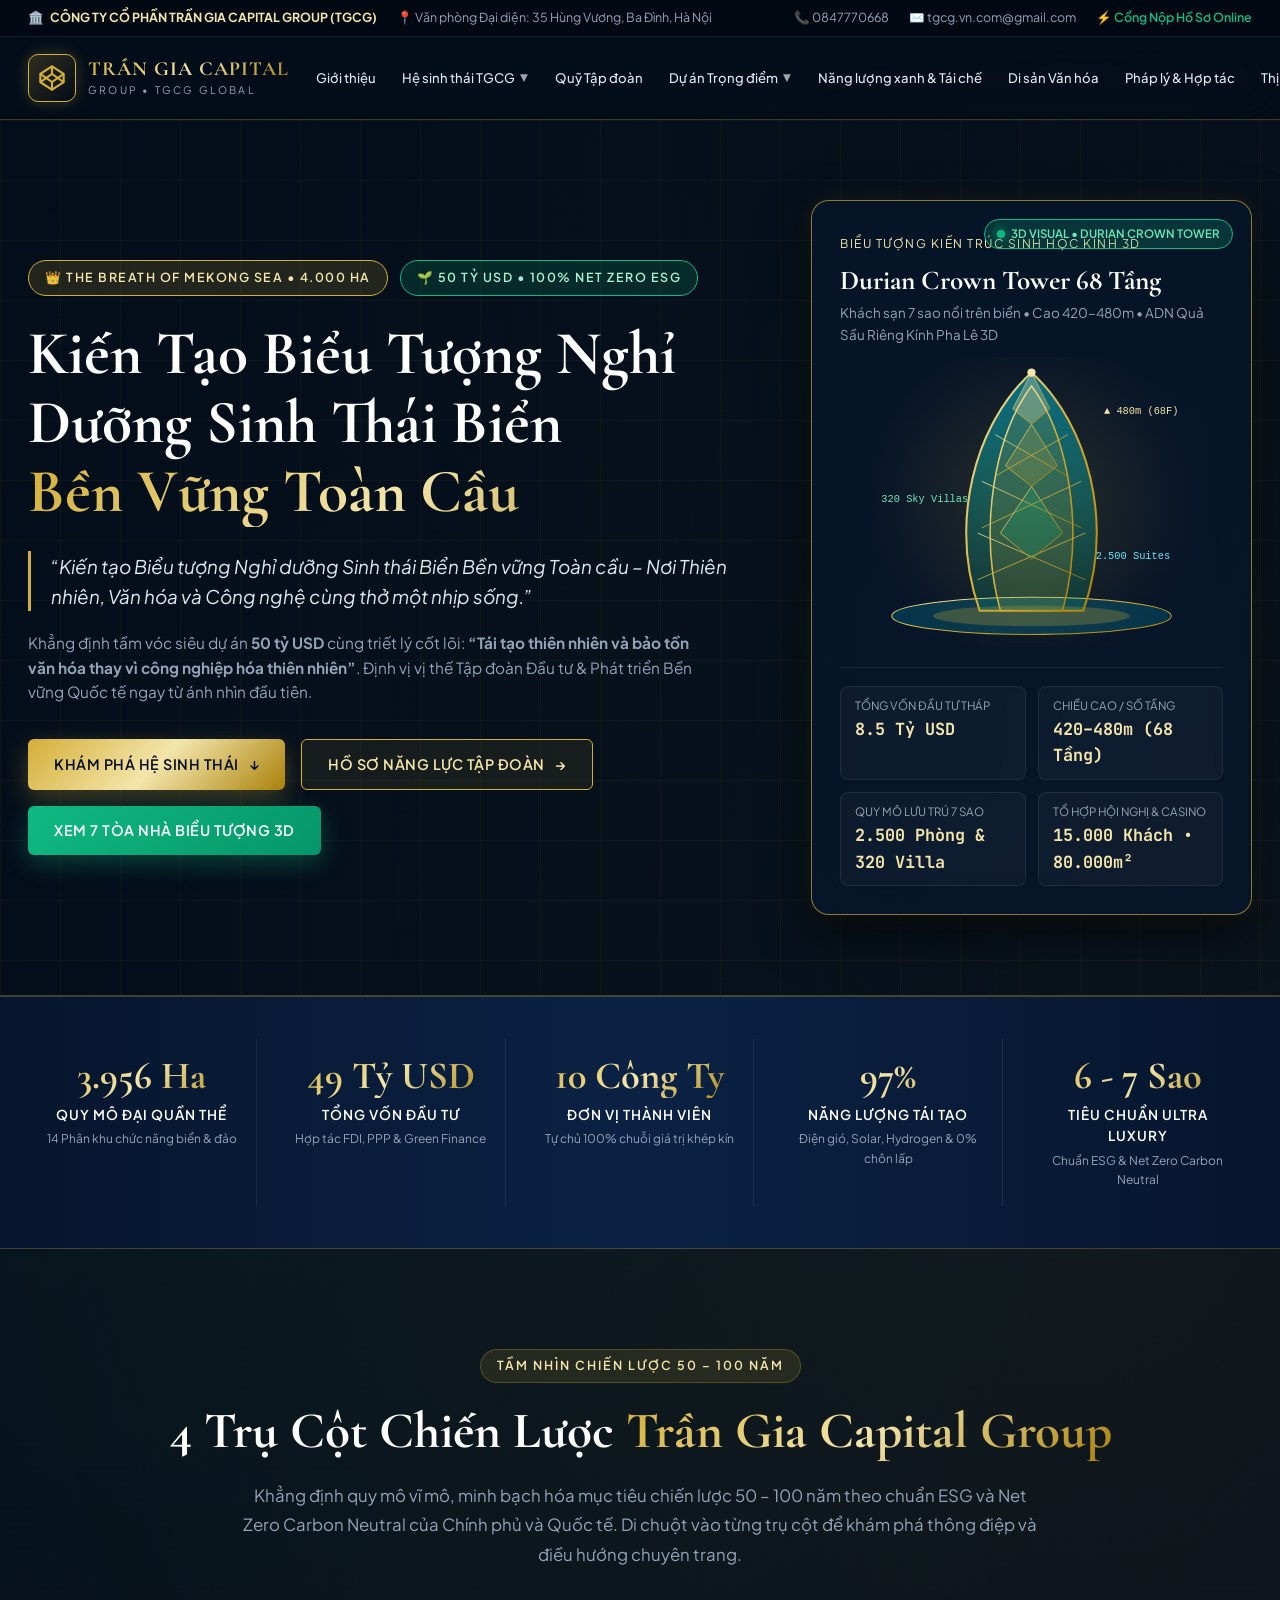
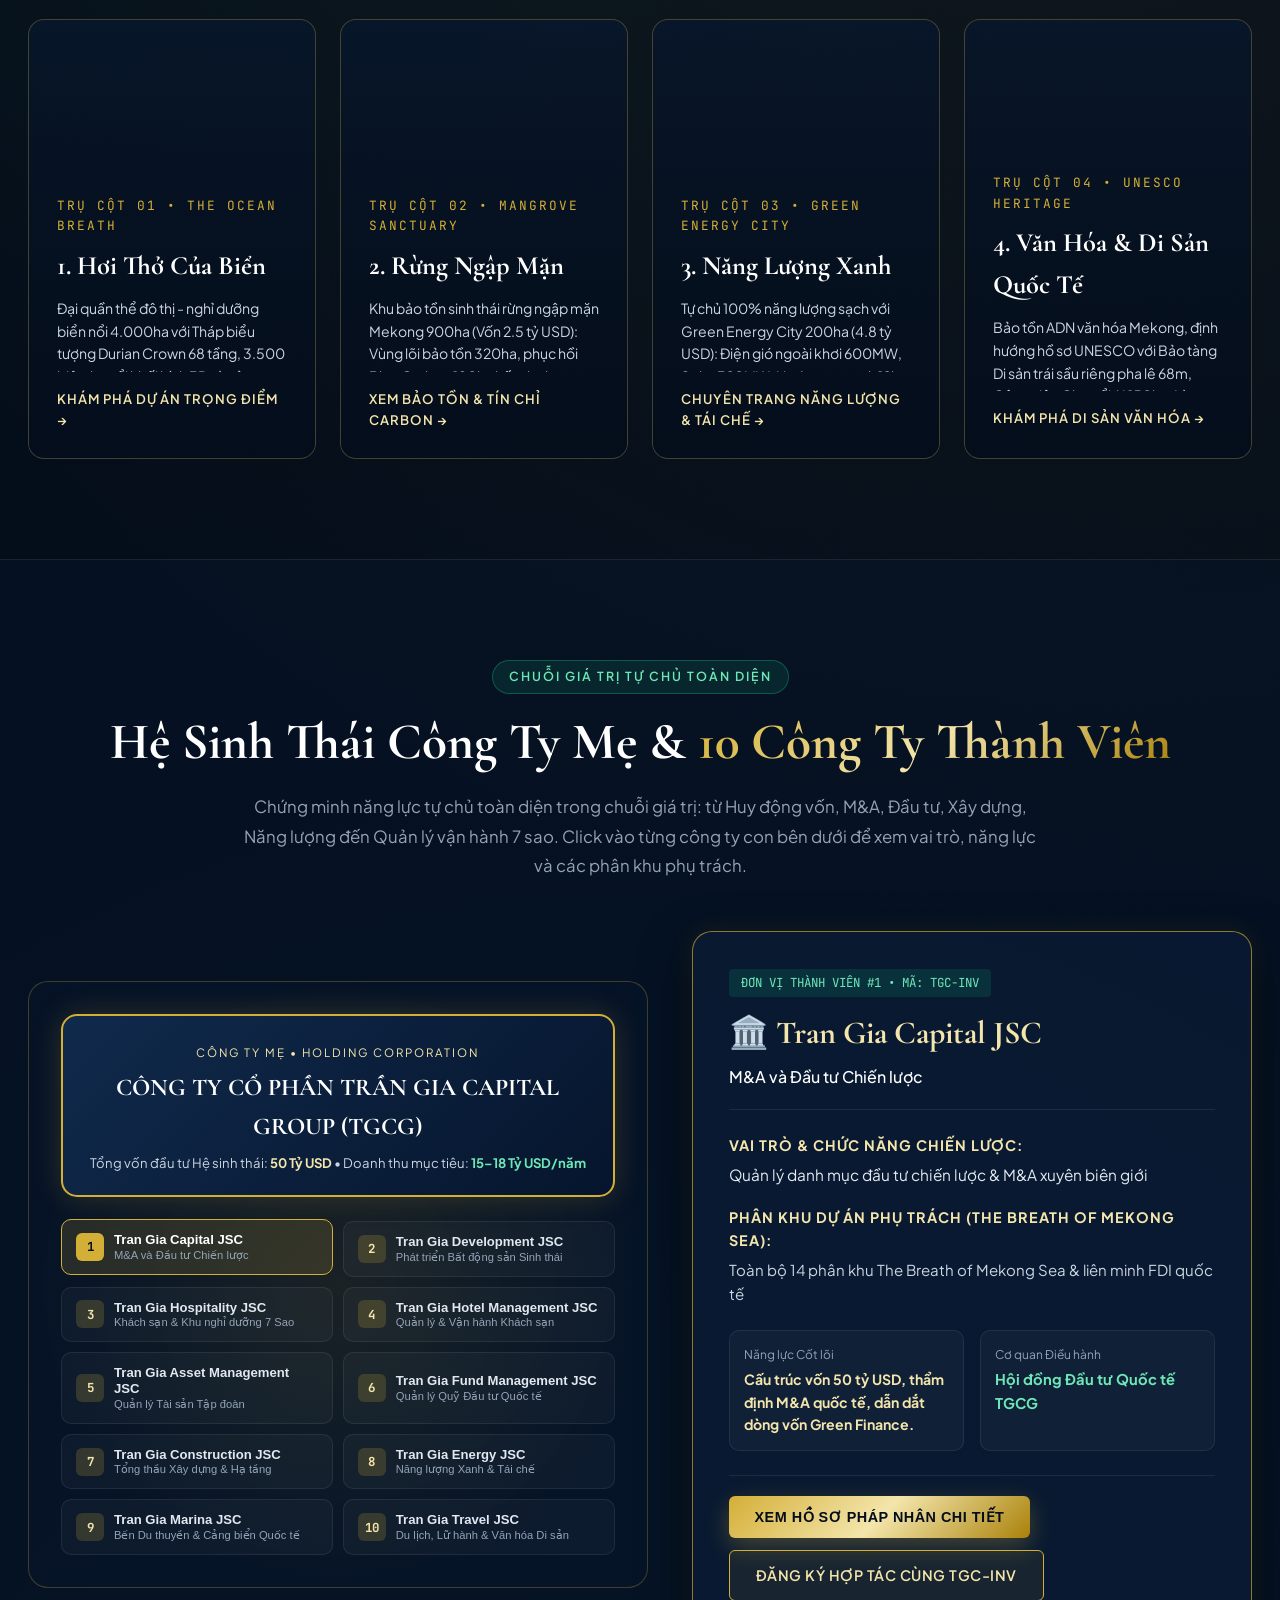
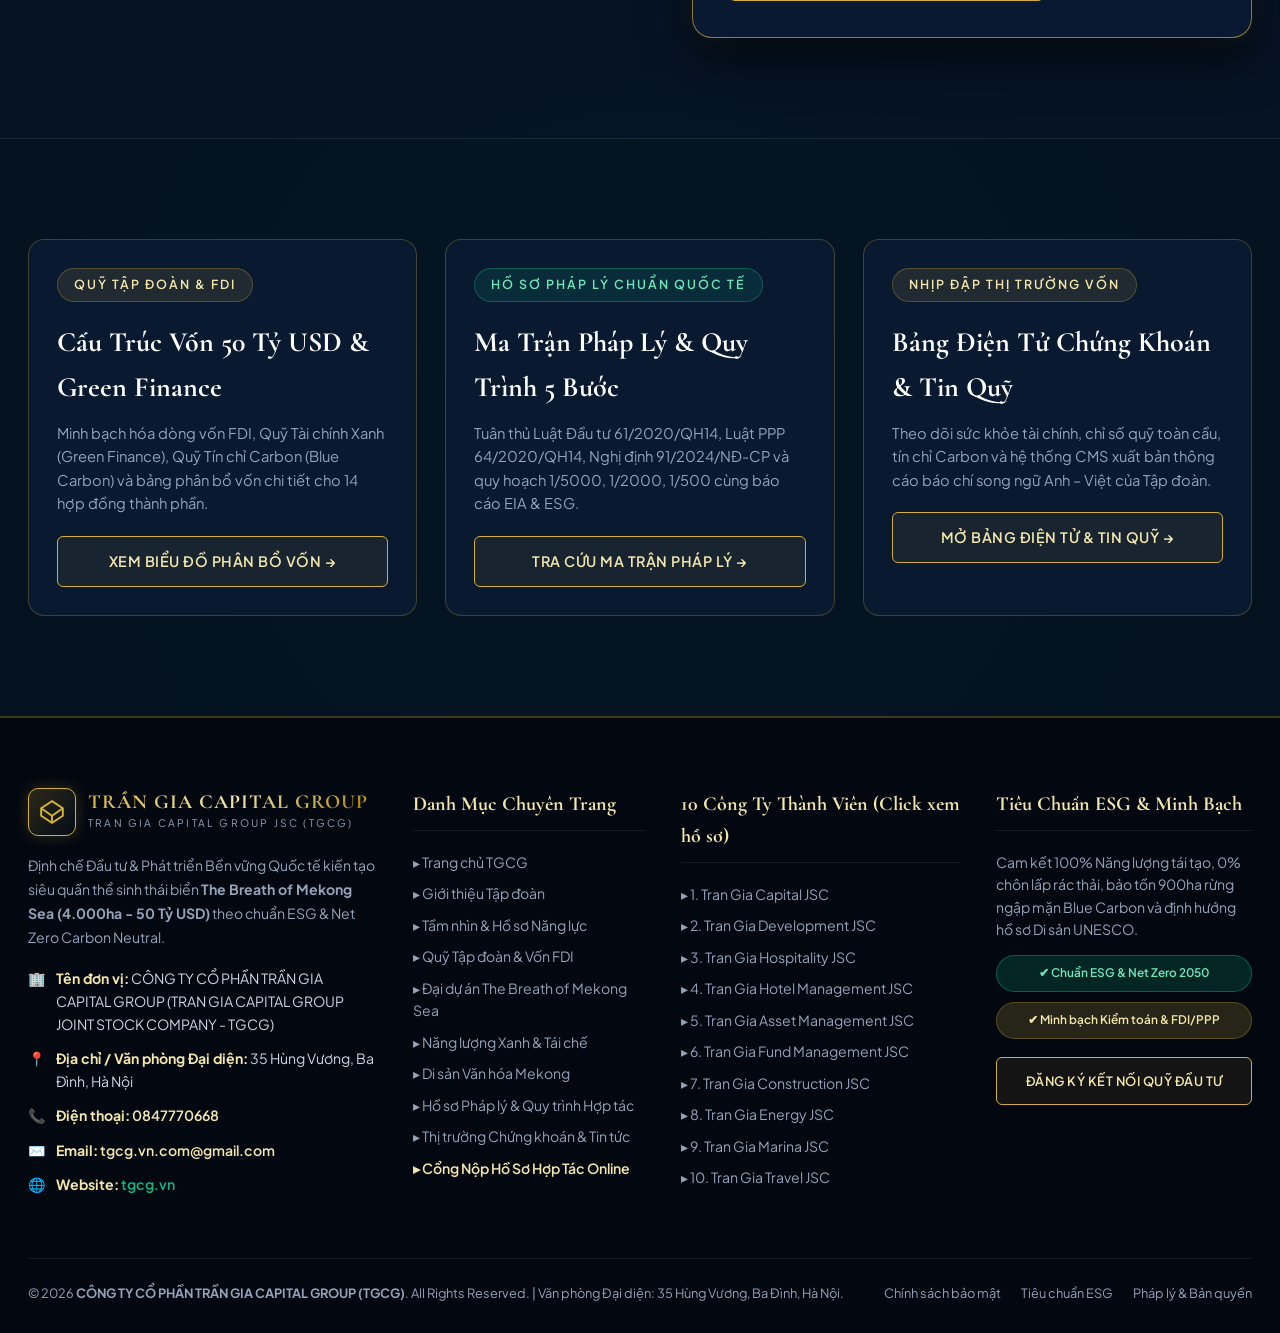
<file: index.html>
<!DOCTYPE html>
<html lang="vi">
<head>
  <meta charset="UTF-8" />
  <meta name="viewport" content="width=device-width, initial-scale=1.0" />
  <title>Trần Gia Capital Group (TGCG) | Đại Quần Thể Sinh Thái Biển The Breath of Mekong Sea 50 Tỷ USD</title>
  <meta name="description" content="CÔNG TY CỔ PHẦN TRẦN GIA CAPITAL GROUP (TGCG) - Tập đoàn Đầu tư & Phát triển Bền vững Quốc tế. Kiến tạo siêu dự án The Breath of Mekong Sea 4.000ha, tổng vốn 50 tỷ USD." />
  <link rel="stylesheet" href="css/style.css" />
</head>
<body>

  <!-- HEADER & MEGA MENU (Injected via js/main.js) -->
  <div id="app-header"></div>

  <!-- 1. KHỐI BANNER TOÀN MÀN HÌNH (HERO SECTION) -->
  <section class="hero-section">
    <div class="hero-bg-visual"></div>
    <div class="hero-grid-overlay"></div>

    <div class="container hero-content-wrap">
      <div class="hero-left">
        <div class="hero-badge-row">
          <span class="hero-badge">👑 THE BREATH OF MEKONG SEA • 4.000 HA</span>
          <span class="hero-badge emerald">🌱 50 TỶ USD • 100% NET ZERO ESG</span>
        </div>

        <h1 class="hero-title">
          Kiến Tạo Biểu Tượng Nghỉ Dưỡng Sinh Thái Biển
          <span class="highlight">Bền Vững Toàn Cầu</span>
        </h1>

        <blockquote class="hero-manifesto">
          “Kiến tạo Biểu tượng Nghỉ dưỡng Sinh thái Biển Bền vững Toàn cầu – Nơi Thiên nhiên, Văn hóa và Công nghệ cùng thở một nhịp sống.”
        </blockquote>

        <p class="hero-philosophy">
          Khẳng định tầm vóc siêu dự án <strong>50 tỷ USD</strong> cùng triết lý cốt lõi: <strong>“Tái tạo thiên nhiên và bảo tồn văn hóa thay vì công nghiệp hóa thiên nhiên”</strong>. Định vị vị thế Tập đoàn Đầu tư & Phát triển Bền vững Quốc tế ngay từ ánh nhìn đầu tiên.
        </p>

        <div class="hero-actions">
          <a href="#pillars-section" class="btn btn-gold">
            <span>Khám phá Hệ sinh thái</span> ↓
          </a>
          <a href="he-sinh-thai.html" class="btn btn-outline-gold">
            <span>Hồ sơ Năng lực Tập đoàn</span> →
          </a>
          <a href="du-an-trong-diem.html" class="btn btn-emerald">
            <span>Xem 7 Tòa Nhà Biểu Tượng 3D</span>
          </a>
        </div>
      </div>

      <!-- Visual 3D Durian Crown Tower 68 Tầng -->
      <div class="hero-visual-card">
        <div class="visual-live-tag">
          <span class="pulse-dot"></span> 3D VISUAL • DURIAN CROWN TOWER
        </div>
        <span style="font-size: 0.75rem; color: var(--gold-light); letter-spacing: 1.5px; text-transform: uppercase;">
          Biểu Tượng Kiến Trúc Sinh Học Kính 3D
        </span>
        <h3 style="font-family: var(--font-serif); font-size: 1.7rem; color: #fff; margin-top: 4px;">
          Durian Crown Tower 68 Tầng
        </h3>
        <p style="font-size: 0.84rem; color: var(--text-muted);">
          Khách sạn 7 sao nổi trên biển • Cao 420–480m • ADN Quả Sầu Riêng Kính Pha Lê 3D
        </p>

        <div class="durian-3d-showcase">
          <!-- Interactive SVG 3D Parametric Durian Crown Tower -->
          <svg viewBox="0 0 320 280" width="100%" height="100%">
            <defs>
              <linearGradient id="goldGrad" x1="0%" y1="0%" x2="100%" y2="100%">
                <stop offset="0%" stop-color="#f3e5ab" />
                <stop offset="50%" stop-color="#d4af37" />
                <stop offset="100%" stop-color="#aa820a" />
              </linearGradient>
              <linearGradient id="cyanGlass" x1="0%" y1="0%" x2="0%" y2="100%">
                <stop offset="0%" stop-color="rgba(6, 182, 212, 0.55)" />
                <stop offset="100%" stop-color="rgba(16, 185, 129, 0.15)" />
              </linearGradient>
            </defs>
            <!-- Sea Reflection Base -->
            <ellipse cx="160" cy="250" rx="135" ry="18" fill="rgba(6, 182, 212, 0.2)" stroke="url(#goldGrad)" stroke-width="1" />
            <ellipse cx="160" cy="250" rx="95" ry="10" fill="rgba(212, 175, 55, 0.25)" />
            <!-- Outer Parametric Durian Petals -->
            <path d="M160 15 C215 65, 240 160, 210 245 L110 245 C80 160, 105 65, 160 15 Z" fill="url(#cyanGlass)" stroke="url(#goldGrad)" stroke-width="2" />
            <path d="M160 28 C195 75, 212 165, 190 245 L130 245 C108 165, 125 75, 160 28 Z" fill="rgba(212, 175, 55, 0.14)" stroke="url(#goldGrad)" stroke-width="1.5" />
            <!-- 3D Diamond Mesh Facets (Durian Spikes Geometry) -->
            <g stroke="url(#goldGrad)" stroke-width="0.9" opacity="0.85">
              <line x1="160" y1="15" x2="160" y2="245" />
              <line x1="125" y1="75" x2="195" y2="115" />
              <line x1="195" y1="75" x2="125" y2="115" />
              <line x1="112" y1="120" x2="208" y2="165" />
              <line x1="208" y1="120" x2="112" y2="165" />
              <line x1="108" y1="170" x2="212" y2="215" />
              <line x1="212" y1="170" x2="108" y2="215" />
              <polygon points="160,15 142,50 160,65 178,50" fill="rgba(243,229,171,0.35)" />
              <polygon points="160,65 135,105 160,125 185,105" fill="rgba(212,175,55,0.22)" />
              <polygon points="160,125 130,170 160,195 190,170" fill="rgba(16,185,129,0.22)" />
            </g>
            <!-- Spire Crown -->
            <circle cx="160" cy="15" r="4" fill="#f3e5ab" />
            <text x="230" y="55" fill="#f3e5ab" font-size="10" font-family="monospace">▲ 480m (68F)</text>
            <text x="15" y="140" fill="#6ee7b7" font-size="10" font-family="monospace">320 Sky Villas</text>
            <text x="222" y="195" fill="#67e8f9" font-size="10" font-family="monospace">2.500 Suites</text>
          </svg>
        </div>

        <div class="tower-stats-mini">
          <div class="tower-stat-item">
            <span>Tổng vốn đầu tư Tháp</span>
            <strong>8.5 Tỷ USD</strong>
          </div>
          <div class="tower-stat-item">
            <span>Chiều cao / Số tầng</span>
            <strong>420–480m (68 Tầng)</strong>
          </div>
          <div class="tower-stat-item">
            <span>Quy mô Lưu trú 7 Sao</span>
            <strong>2.500 Phòng & 320 Villa</strong>
          </div>
          <div class="tower-stat-item">
            <span>Tổ hợp Hội nghị & Casino</span>
            <strong>15.000 Khách • 80.000m²</strong>
          </div>
        </div>
      </div>
    </div>
  </section>

  <!-- 2. KHỐI CON SỐ BIẾT NÓI (NUMBER COUNTER) -->
  <section class="counter-banner">
    <div class="container">
      <div class="counter-grid">
        <div class="counter-box">
          <div class="counter-value js-counter" data-target="4000" data-suffix=" Ha">4.000 Ha</div>
          <div class="counter-label">Quy Mô Đại Quần Thể</div>
          <div class="counter-sub">14 Phân khu chức năng biển & đảo</div>
        </div>
        <div class="counter-box">
          <div class="counter-value js-counter" data-target="50" data-suffix=" Tỷ USD">50 Tỷ USD</div>
          <div class="counter-label">Tổng Vốn Đầu Tư</div>
          <div class="counter-sub">Hợp tác FDI, PPP & Green Finance</div>
        </div>
        <div class="counter-box">
          <div class="counter-value js-counter" data-target="10" data-suffix=" Công Ty">10 Công Ty</div>
          <div class="counter-label">Đơn Vị Thành Viên</div>
          <div class="counter-sub">Tự chủ 100% chuỗi giá trị khép kín</div>
        </div>
        <div class="counter-box">
          <div class="counter-value js-counter" data-target="100" data-suffix="%">100%</div>
          <div class="counter-label">Năng Lượng Tái Tạo</div>
          <div class="counter-sub">Điện gió, Solar, Hydrogen & 0% chôn lấp</div>
        </div>
        <div class="counter-box">
          <div class="counter-value">6 - 7 Sao</div>
          <div class="counter-label">Tiêu Chuẩn Ultra Luxury</div>
          <div class="counter-sub">Chuẩn ESG & Net Zero Carbon Neutral</div>
        </div>
      </div>
    </div>
  </section>

  <!-- 3. KHỐI 4 TRỤ CỘT CHIẾN LƯỢC (STT 1) -->
  <section class="section-padding" id="pillars-section">
    <div class="container">
      <div class="text-center">
        <span class="section-tag">Tầm Nhìn Chiến Lược 50 – 100 Năm</span>
        <h2 class="section-title">4 Trụ Cột Chiến Lược <span class="gold-text">Trần Gia Capital Group</span></h2>
        <p class="section-desc">
          Khẳng định quy mô vĩ mô, minh bạch hóa mục tiêu chiến lược 50 – 100 năm theo chuẩn ESG và Net Zero Carbon Neutral của Chính phủ và Quốc tế. Di chuột vào từng trụ cột để khám phá thông điệp và điều hướng chuyên trang.
        </p>
      </div>

      <div class="pillars-grid">
        <!-- Trụ cột 1 -->
        <a href="du-an-trong-diem.html" class="pillar-card">
          <div class="pillar-bg" style="background-image: url('https://images.unsplash.com/photo-1507525428034-b723cf961d3e?auto=format&fit=crop&w=900&q=80');"></div>
          <div class="pillar-overlay"></div>
          <div class="pillar-content">
            <span class="pillar-num">TRỤ CỘT 01 • THE OCEAN BREATH</span>
            <h3 class="pillar-title">1. Hơi Thở Của Biển</h3>
            <p class="pillar-desc">
              Đại quần thể đô thị - nghỉ dưỡng biển nổi 4.000ha với Tháp biểu tượng Durian Crown 68 tầng, 3.500 biệt thự nổi khối kính 3D và cảng siêu du thuyền quốc tế đón tàu 150.000 DWT.
            </p>
            <span class="pillar-link">Khám phá Dự án Trọng điểm →</span>
          </div>
        </a>

        <!-- Trụ cột 2 -->
        <a href="nang-luong-xanh.html#mangrove" class="pillar-card">
          <div class="pillar-bg" style="background-image: url('https://images.unsplash.com/photo-1518837695005-2083093ee35b?auto=format&fit=crop&w=900&q=80');"></div>
          <div class="pillar-overlay"></div>
          <div class="pillar-content">
            <span class="pillar-num">TRỤ CỘT 02 • MANGROVE SANCTUARY</span>
            <h3 class="pillar-title">2. Rừng Ngập Mặn</h3>
            <p class="pillar-desc">
              Khu bảo tồn sinh thái rừng ngập mặn Mekong 900ha (Vốn 2.5 tỷ USD): Vùng lõi bảo tồn 320ha, phục hồi Blue Carbon 180ha hấp thụ hơn 120.000 tấn CO2/năm và Viện nghiên cứu biển 70ha.
            </p>
            <span class="pillar-link">Xem Bảo tồn & Tín chỉ Carbon →</span>
          </div>
        </a>

        <!-- Trụ cột 3 -->
        <a href="nang-luong-xanh.html" class="pillar-card">
          <div class="pillar-bg" style="background-image: url('https://images.unsplash.com/photo-1466611653911-95081537e5b7?auto=format&fit=crop&w=900&q=80');"></div>
          <div class="pillar-overlay"></div>
          <div class="pillar-content">
            <span class="pillar-num">TRỤ CỘT 03 • GREEN ENERGY CITY</span>
            <h3 class="pillar-title">3. Năng Lượng Xanh</h3>
            <p class="pillar-desc">
              Tự chủ 100% năng lượng sạch với Green Energy City 200ha (4.8 tỷ USD): Điện gió ngoài khơi 600MW, Solar 320MW, Hydrogen xanh 12ha và nhà máy tái chế 1.000 tấn rác/ngày (0% chôn lấp).
            </p>
            <span class="pillar-link">Chuyên trang Năng lượng & Tái chế →</span>
          </div>
        </a>

        <!-- Trụ cột 4 -->
        <a href="di-san-van-hoa.html" class="pillar-card">
          <div class="pillar-bg" style="background-image: url('https://images.unsplash.com/photo-1528127269322-539801943592?auto=format&fit=crop&w=900&q=80');"></div>
          <div class="pillar-overlay"></div>
          <div class="pillar-content">
            <span class="pillar-num">TRỤ CỘT 04 • UNESCO HERITAGE</span>
            <h3 class="pillar-title">4. Văn Hóa & Di Sản Quốc Tế</h3>
            <p class="pillar-desc">
              Bảo tồn ADN văn hóa Mekong, định hướng hồ sơ UNESCO với Bảo tàng Di sản trái sầu riêng pha lê 68m, Công viên Chợ nổi AI 150ha, Làng nghề 63 tỉnh thành và Trường đua ghe Ngo 40.000 chỗ.
            </p>
            <span class="pillar-link">Khám phá Di sản Văn hóa →</span>
          </div>
        </a>
      </div>
    </div>
  </section>

  <!-- 4. KHỐI HỆ SINH THÁI CÔNG TY MẸ & 10 CÔNG TY THÀNH VIÊN (STT 1) -->
  <section class="section-padding" style="background: rgba(7, 22, 44, 0.45); border-top: 1px solid var(--border-subtle); border-bottom: 1px solid var(--border-subtle);">
    <div class="container">
      <div class="text-center">
        <span class="section-tag emerald">Chuỗi Giá Trị Tự Chủ Toàn Diện</span>
        <h2 class="section-title">Hệ Sinh Thái Công Ty Mẹ & <span class="gold-text">10 Công Ty Thành Viên</span></h2>
        <p class="section-desc">
          Chứng minh năng lực tự chủ toàn diện trong chuỗi giá trị: từ Huy động vốn, M&A, Đầu tư, Xây dựng, Năng lượng đến Quản lý vận hành 7 sao. Click vào từng công ty con bên dưới để xem vai trò, năng lực và các phân khu phụ trách.
        </p>
      </div>

      <div class="ecosystem-layout">
        <!-- Left: Interactive Hub & 10 Subsidiaries Selector -->
        <div class="ecosystem-wheel-box">
          <div class="mother-company-hub">
            <span>CÔNG TY MẸ • HOLDING CORPORATION</span>
            <h3>CÔNG TY CỔ PHẦN TRẦN GIA CAPITAL GROUP (TGCG)</h3>
            <p style="font-size: 0.82rem; color: #cbd5e1;">
              Tổng vốn đầu tư Hệ sinh thái: <strong style="color: var(--gold-light);">50 Tỷ USD</strong> • Doanh thu mục tiêu: <strong style="color: #6ee7b7;">15–18 Tỷ USD/năm</strong>
            </p>
          </div>

          <div class="subsidiaries-grid-selector" id="homeSubSelector">
            <!-- Dynamically populated by inline script below -->
          </div>
        </div>

        <!-- Right: Active Subsidiary Detail Panel -->
        <div class="subsidiary-detail-panel" id="homeSubDetail">
          <!-- Dynamically populated by inline script below -->
        </div>
      </div>
    </div>
  </section>

  <!-- 5. KHỐI TỔNG QUAN QUỸ TẬP ĐOÀN, PHÁP LÝ & THỊ TRƯỜNG VỐN NHANH -->
  <section class="section-padding">
    <div class="container">
      <div class="grid-3">
        <div class="luxury-card">
          <span class="section-tag">Quỹ Tập Đoàn & FDI</span>
          <h3 style="font-family: var(--font-serif); font-size: 1.75rem; color: #fff; margin-bottom: 12px;">
            Cấu Trúc Vốn 50 Tỷ USD & Green Finance
          </h3>
          <p style="color: var(--text-muted); margin-bottom: 20px; font-size: 0.92rem;">
            Minh bạch hóa dòng vốn FDI, Quỹ Tài chính Xanh (Green Finance), Quỹ Tín chỉ Carbon (Blue Carbon) và bảng phân bổ vốn chi tiết cho 14 hợp đồng thành phần.
          </p>
          <a href="quy-tap-doan.html" class="btn btn-outline-gold" style="width: 100%;">Xem Biểu Đồ Phân Bổ Vốn →</a>
        </div>

        <div class="luxury-card">
          <span class="section-tag emerald">Hồ Sơ Pháp Lý Chuẩn Quốc Tế</span>
          <h3 style="font-family: var(--font-serif); font-size: 1.75rem; color: #fff; margin-bottom: 12px;">
            Ma Trận Pháp Lý & Quy Trình 5 Bước
          </h3>
          <p style="color: var(--text-muted); margin-bottom: 20px; font-size: 0.92rem;">
            Tuân thủ Luật Đầu tư 61/2020/QH14, Luật PPP 64/2020/QH14, Nghị định 91/2024/NĐ-CP và quy hoạch 1/5000, 1/2000, 1/500 cùng báo cáo EIA & ESG.
          </p>
          <a href="phap-ly-hop-tac.html" class="btn btn-outline-gold" style="width: 100%;">Tra Cứu Ma Trận Pháp Lý →</a>
        </div>

        <div class="luxury-card">
          <span class="section-tag">Nhịp Đập Thị Trường Vốn</span>
          <h3 style="font-family: var(--font-serif); font-size: 1.75rem; color: #fff; margin-bottom: 12px;">
            Bảng Điện Tử Chứng Khoán & Tin Quỹ
          </h3>
          <p style="color: var(--text-muted); margin-bottom: 20px; font-size: 0.92rem;">
            Theo dõi sức khỏe tài chính, chỉ số quỹ toàn cầu, tín chỉ Carbon và hệ thống CMS xuất bản thông cáo báo chí song ngữ Anh – Việt của Tập đoàn.
          </p>
          <a href="thi-truong-tin-tuc.html" class="btn btn-outline-gold" style="width: 100%;">Mở Bảng Điện Tử & Tin Quỹ →</a>
        </div>
      </div>
    </div>
  </section>

  <!-- FOOTER (Injected via js/main.js) -->
  <div id="app-footer"></div>

  <script src="js/main.js"></script>
  <script>
    // Render Interactive 10 Subsidiaries Wheel/Grid on Homepage
    function selectHomeSubsidiary(id) {
      const sub = SUBSIDIARIES_DATA.find(s => s.id === id);
      if (!sub) return;

      document.querySelectorAll('#homeSubSelector .sub-tab-btn').forEach(btn => {
        btn.classList.toggle('active', parseInt(btn.getAttribute('data-id'), 10) === id);
      });

      const detailBox = document.getElementById('homeSubDetail');
      detailBox.innerHTML = `
        <div>
          <div class="sub-detail-header">
            <span class="sub-detail-code">ĐƠN VỊ THÀNH VIÊN #${sub.id} • MÃ: ${sub.code}</span>
            <h3 class="sub-detail-title">${sub.icon} ${sub.name}</h3>
            <p class="sub-detail-specialty">${sub.shortRole}</p>
          </div>

          <div style="margin-bottom: 18px;">
            <h4 style="color: var(--gold-light); font-size: 0.9rem; text-transform: uppercase; letter-spacing: 1px; margin-bottom: 6px;">
              Vai trò & Chức năng Chiến lược:
            </h4>
            <p style="color: #e2e8f0; font-size: 0.96rem;">${sub.capitalRole}</p>
          </div>

          <div style="margin-bottom: 18px;">
            <h4 style="color: var(--gold-light); font-size: 0.9rem; text-transform: uppercase; letter-spacing: 1px; margin-bottom: 6px;">
              Phân khu Dự án Phụ trách (The Breath of Mekong Sea):
            </h4>
            <p style="color: #cbd5e1; font-size: 0.94rem;">${sub.zones}</p>
          </div>

          <div class="sub-detail-metrics">
            <div class="sub-metric-card">
              <span>Năng lực Cốt lõi</span>
              <strong style="font-size: 0.88rem; display:block; margin-top:4px;">${sub.capacity}</strong>
            </div>
            <div class="sub-metric-card">
              <span>Cơ quan Điều hành</span>
              <strong style="font-size: 0.92rem; color: #6ee7b7; display:block; margin-top:4px;">${sub.ceo}</strong>
            </div>
          </div>
        </div>

        <div style="display: flex; gap: 12px; flex-wrap: wrap; border-top: 1px solid var(--border-subtle); padding-top: 20px;">
          <button class="btn btn-gold" onclick="openSubsidiaryModal(${sub.id})">Xem Hồ Sơ Pháp Nhân Chi Tiết</button>
          <a href="nop-ho-so.html" class="btn btn-outline-gold">Đăng Ký Hợp Tác Cùng ${sub.code}</a>
        </div>
      `;
    }

    document.addEventListener('DOMContentLoaded', () => {
      const selector = document.getElementById('homeSubSelector');
      if (selector && typeof SUBSIDIARIES_DATA !== 'undefined') {
        selector.innerHTML = SUBSIDIARIES_DATA.map(s => `
          <button class="sub-tab-btn ${s.id === 1 ? 'active' : ''}" data-id="${s.id}" onclick="selectHomeSubsidiary(${s.id})">
            <span class="sub-num">${s.id}</span>
            <div>
              <div class="sub-tab-name">${s.name}</div>
              <span class="sub-tab-role">${s.shortRole}</span>
            </div>
          </button>
        `).join('');
        selectHomeSubsidiary(1);
      }
    });
  </script>
</body>
</html>
</file>
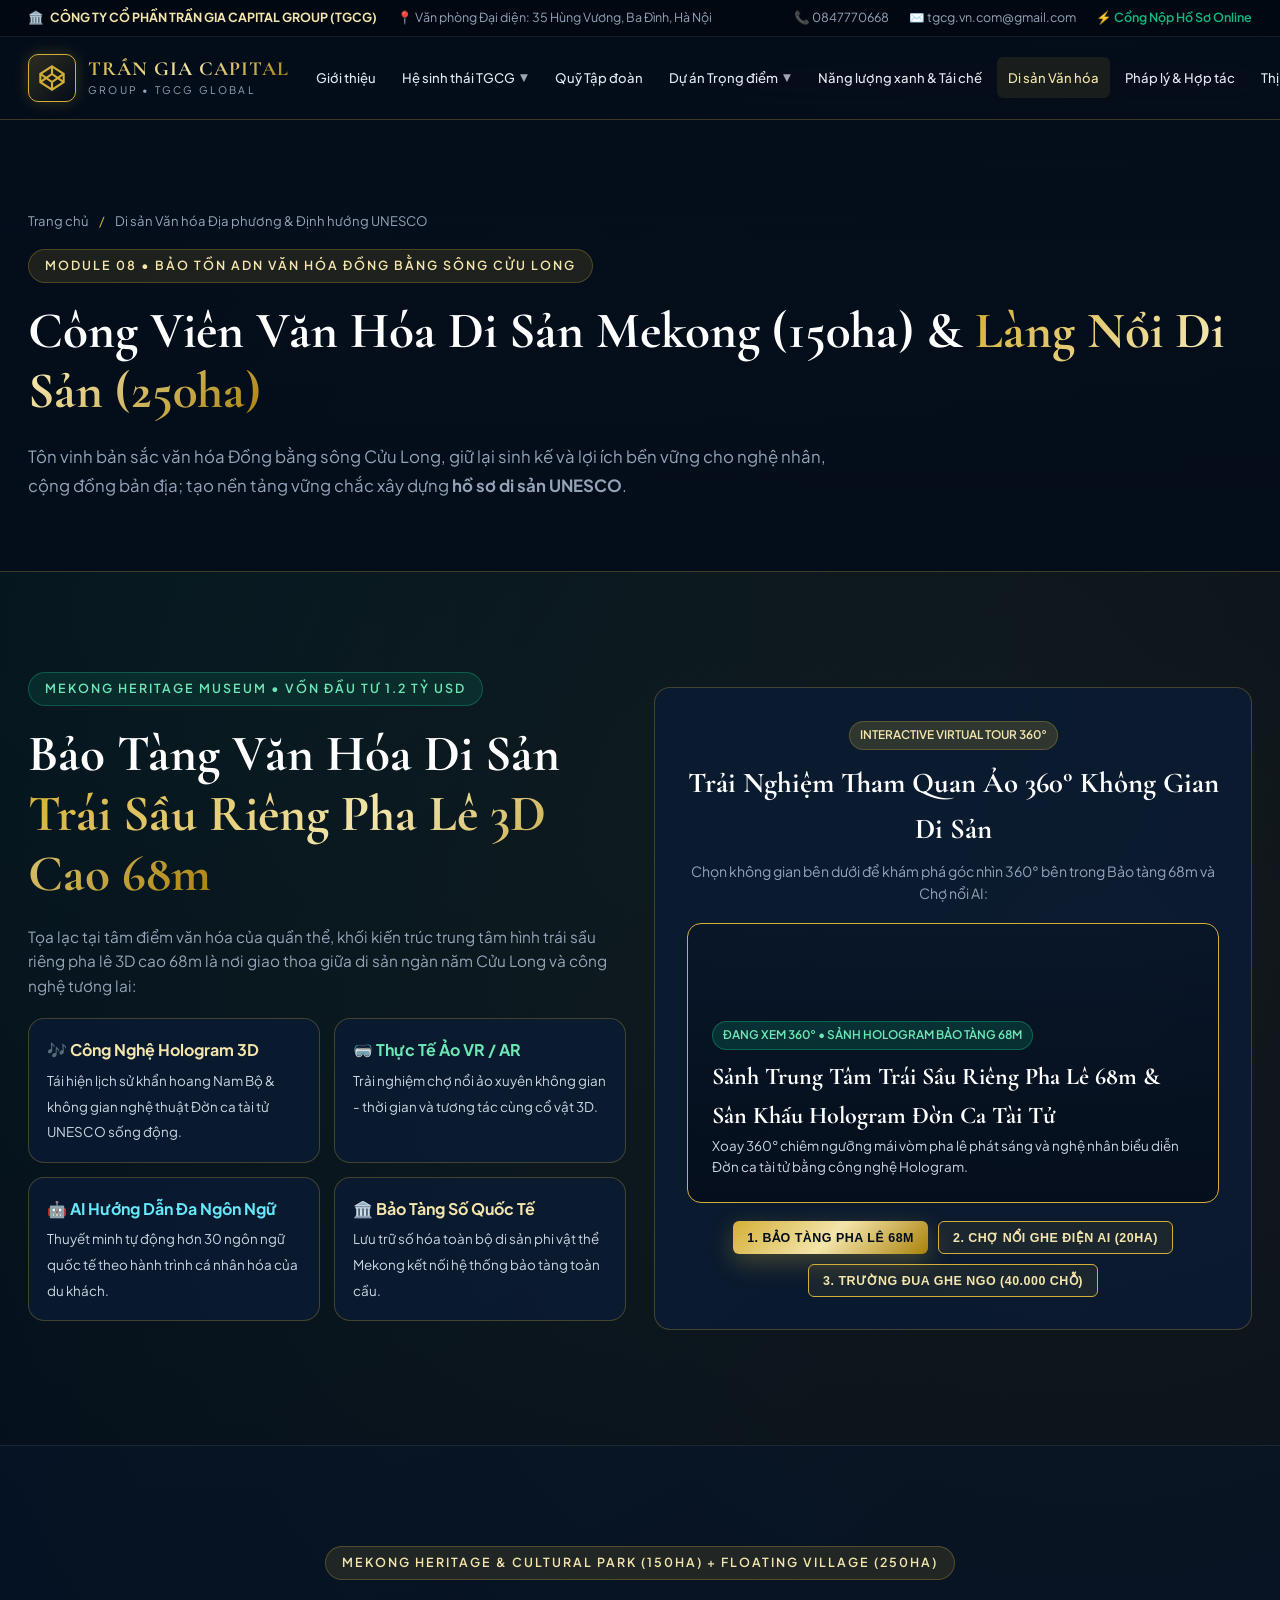
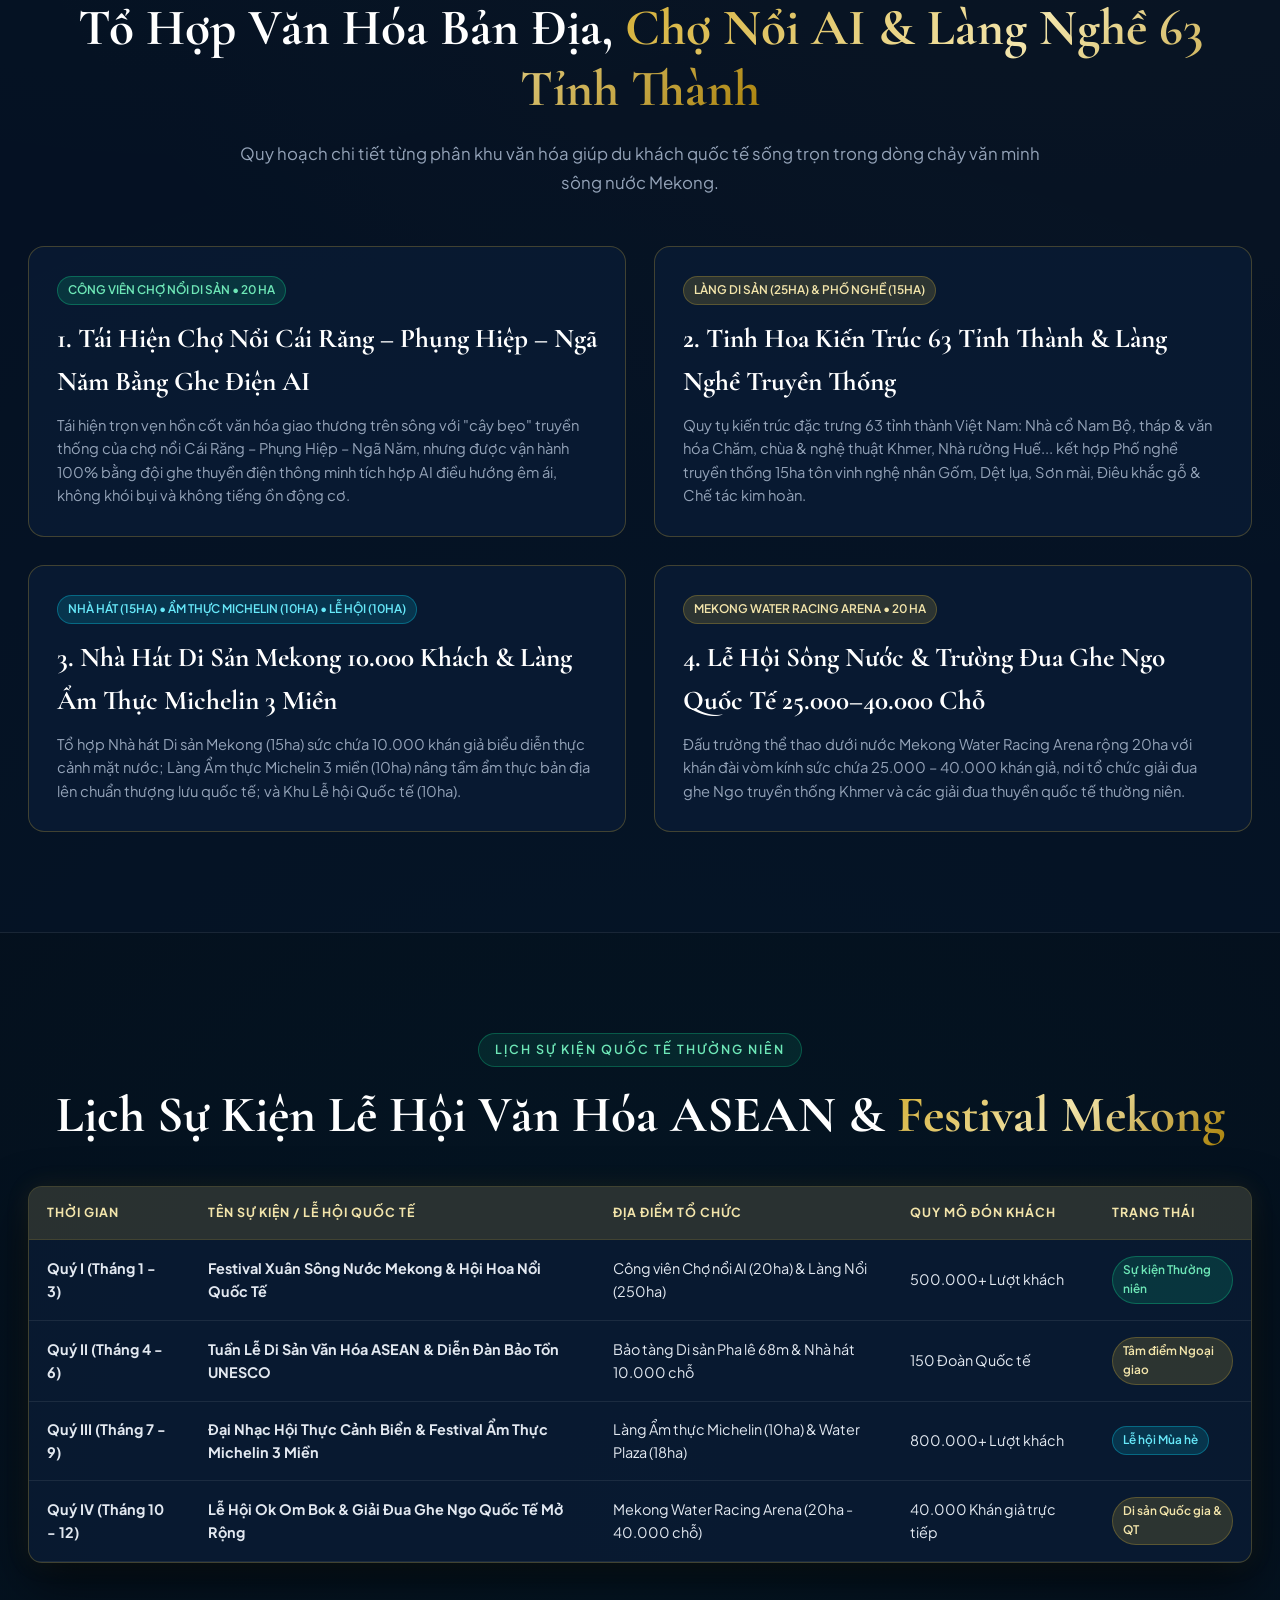
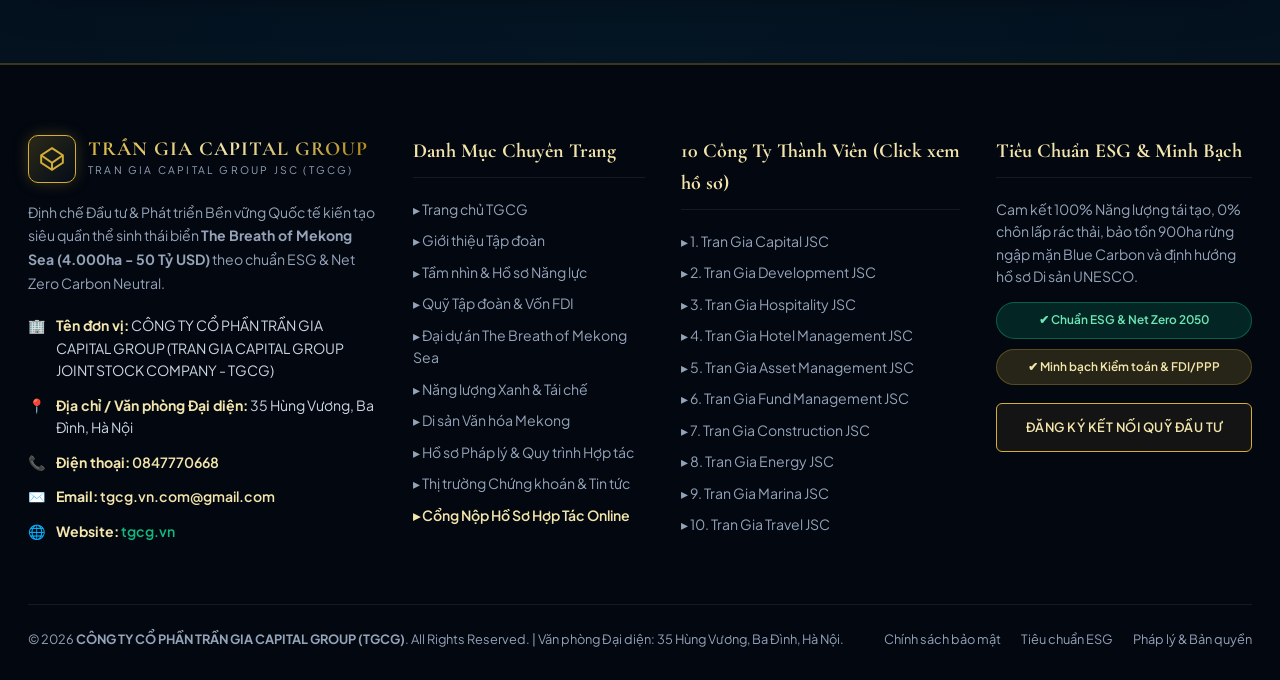
<file: di-san-van-hoa.html>
<!DOCTYPE html>
<html lang="vi">
<head>
  <meta charset="UTF-8" />
  <meta name="viewport" content="width=device-width, initial-scale=1.0" />
  <title>Di Sản Văn Hóa Địa Phương & Hồ Sơ UNESCO Mekong | Trần Gia Capital Group</title>
  <meta name="description" content="Bảo tàng Văn hóa Di sản Mekong (1.2 tỷ USD - cao 68m trái sầu riêng pha lê 3D), Công viên Văn hóa Di sản 150ha, Làng nổi Di sản 250ha, Trường đua ghe Ngo 40.000 khán giả và Virtual Tour 360." />
  <link rel="stylesheet" href="css/style.css" />
</head>
<body>

  <div id="app-header"></div>

  <section class="page-hero">
    <div class="container">
      <div class="breadcrumb">
        <a href="index.html">Trang chủ</a> <span class="sep">/</span> <span>Di sản Văn hóa Địa phương & Định hướng UNESCO</span>
      </div>
      <span class="section-tag">Module 08 • Bảo Tồn ADN Văn Hóa Đồng Bằng Sông Cửu Long</span>
      <h1 class="section-title">Công Viên Văn Hóa Di Sản Mekong (150ha) & <span class="gold-text">Làng Nổi Di Sản (250ha)</span></h1>
      <p class="section-desc">
        Tôn vinh bản sắc văn hóa Đồng bằng sông Cửu Long, giữ lại sinh kế và lợi ích bền vững cho nghệ nhân, cộng đồng bản địa; tạo nền tảng vững chắc xây dựng <strong>hồ sơ di sản UNESCO</strong>.
      </p>
    </div>
  </section>

  <!-- 1. BẢO TÀNG VĂN HÓA DI SẢN MEKONG (VỐN 1.2 TỶ USD - CAO 68M) -->
  <section class="section-padding">
    <div class="container">
      <div class="grid-2" style="align-items: center;">
        <div>
          <span class="section-tag emerald">Mekong Heritage Museum • Vốn Đầu Tư 1.2 Tỷ USD</span>
          <h2 class="section-title">Bảo Tàng Văn Hóa Di Sản <span class="gold-text">Trái Sầu Riêng Pha Lê 3D Cao 68m</span></h2>
          <p style="color: var(--text-muted); font-size: 0.96rem; margin-bottom: 20px;">
            Tọa lạc tại tâm điểm văn hóa của quần thể, khối kiến trúc trung tâm hình trái sầu riêng pha lê 3D cao 68m là nơi giao thoa giữa di sản ngàn năm Cửu Long và công nghệ tương lai:
          </p>

          <div class="grid-2" style="gap: 14px; margin-bottom: 24px;">
            <div class="luxury-card" style="padding: 18px;">
              <strong style="color: var(--gold-light); display: block; margin-bottom: 4px;">🎶 Công Nghệ Hologram 3D</strong>
              <span style="font-size: 0.84rem; color: #cbd5e1;">Tái hiện lịch sử khẩn hoang Nam Bộ & không gian nghệ thuật Đờn ca tài tử UNESCO sống động.</span>
            </div>
            <div class="luxury-card" style="padding: 18px;">
              <strong style="color: #6ee7b7; display: block; margin-bottom: 4px;">🥽 Thực Tế Ảo VR / AR</strong>
              <span style="font-size: 0.84rem; color: #cbd5e1;">Trải nghiệm chợ nổi ảo xuyên không gian - thời gian và tương tác cùng cổ vật 3D.</span>
            </div>
            <div class="luxury-card" style="padding: 18px;">
              <strong style="color: #67e8f9; display: block; margin-bottom: 4px;">🤖 AI Hướng Dẫn Đa Ngôn Ngữ</strong>
              <span style="font-size: 0.84rem; color: #cbd5e1;">Thuyết minh tự động hơn 30 ngôn ngữ quốc tế theo hành trình cá nhân hóa của du khách.</span>
            </div>
            <div class="luxury-card" style="padding: 18px;">
              <strong style="color: var(--gold-light); display: block; margin-bottom: 4px;">🏛️ Bảo Tàng Số Quốc Tế</strong>
              <span style="font-size: 0.84rem; color: #cbd5e1;">Lưu trữ số hóa toàn bộ di sản phi vật thể Mekong kết nối hệ thống bảo tàng toàn cầu.</span>
            </div>
          </div>
        </div>

        <!-- Trải nghiệm Tham quan ảo (Virtual Tour 360°) -->
        <div class="luxury-card" style="padding: 32px; text-align: center;">
          <span class="badge-pill badge-gold" style="margin-bottom: 10px;">INTERACTIVE VIRTUAL TOUR 360°</span>
          <h3 style="font-family: var(--font-serif); font-size: 1.8rem; color: #fff; margin-bottom: 8px;">
            Trải Nghiệm Tham Quan Ảo 360° Không Gian Di Sản
          </h3>
          <p style="color: var(--text-muted); font-size: 0.88rem; margin-bottom: 18px;">
            Chọn không gian bên dưới để khám phá góc nhìn 360° bên trong Bảo tàng 68m và Chợ nổi AI:
          </p>

          <div id="virtualTourScreen" style="height: 280px; border-radius: 14px; border: 1px solid var(--gold-primary); background: linear-gradient(180deg, rgba(4,13,26,0.3), rgba(4,13,26,0.9)), url('https://images.unsplash.com/photo-1528127269322-539801943592?auto=format&fit=crop&w=1000&q=80') center/cover; display: flex; flex-direction: column; justify-content: flex-end; padding: 24px; margin-bottom: 18px; text-align: left;">
            <span class="badge-pill badge-emerald" id="vtTag" style="align-self: flex-start; margin-bottom: 8px;">ĐANG XEM 360° • SẢNH HOLOGRAM BẢO TÀNG 68M</span>
            <h4 id="vtTitle" style="font-family: var(--font-serif); font-size: 1.5rem; color: #fff;">Sảnh Trung Tâm Trái Sầu Riêng Pha Lê 68m & Sân Khấu Hologram Đờn Ca Tài Tử</h4>
            <p id="vtDesc" style="color: #cbd5e1; font-size: 0.84rem;">Xoay 360° chiêm ngưỡng mái vòm pha lê phát sáng và nghệ nhân biểu diễn Đờn ca tài tử bằng công nghệ Hologram.</p>
          </div>

          <div style="display: flex; gap: 10px; justify-content: center; flex-wrap: wrap;">
            <button class="btn btn-gold" style="padding: 8px 14px; font-size: 0.78rem;" onclick="switchVirtualTour(1)">1. Bảo tàng Pha lê 68m</button>
            <button class="btn btn-outline-gold" style="padding: 8px 14px; font-size: 0.78rem;" onclick="switchVirtualTour(2)">2. Chợ nổi Ghe điện AI (20ha)</button>
            <button class="btn btn-outline-gold" style="padding: 8px 14px; font-size: 0.78rem;" onclick="switchVirtualTour(3)">3. Trường đua Ghe Ngo (40.000 chỗ)</button>
          </div>
        </div>
      </div>
    </div>
  </section>

  <!-- 2. TỔ HỢP VĂN HÓA BẢN ĐỊA & LÀNG NGHỀ (150HA) + LÀNG NỔI DI SẢN (250HA) -->
  <section class="section-padding" style="background: rgba(7, 22, 44, 0.5); border-top: 1px solid var(--border-subtle); border-bottom: 1px solid var(--border-subtle);">
    <div class="container">
      <div class="text-center" style="margin-bottom: 48px;">
        <span class="section-tag">Mekong Heritage & Cultural Park (150ha) + Floating Village (250ha)</span>
        <h2 class="section-title">Tổ Hợp Văn Hóa Bản Địa, <span class="gold-text">Chợ Nổi AI & Làng Nghề 63 Tỉnh Thành</span></h2>
        <p class="section-desc">
          Quy hoạch chi tiết từng phân khu văn hóa giúp du khách quốc tế sống trọn trong dòng chảy văn minh sông nước Mekong.
        </p>
      </div>

      <div class="grid-2">
        <div class="luxury-card">
          <span class="badge-pill badge-emerald" style="margin-bottom: 12px;">CÔNG VIÊN CHỢ NỔI DI SẢN • 20 HA</span>
          <h3 style="font-family: var(--font-serif); font-size: 1.7rem; color: #fff; margin-bottom: 10px;">
            1. Tái Hiện Chợ Nổi Cái Răng – Phụng Hiệp – Ngã Năm Bằng Ghe Điện AI
          </h3>
          <p style="color: var(--text-muted); font-size: 0.92rem;">
            Tái hiện trọn vẹn hồn cốt văn hóa giao thương trên sông với "cây bẹo" truyền thống của chợ nổi Cái Răng – Phụng Hiệp – Ngã Năm, nhưng được vận hành 100% bằng đội ghe thuyền điện thông minh tích hợp AI điều hướng êm ái, không khói bụi và không tiếng ồn động cơ.
          </p>
        </div>

        <div class="luxury-card">
          <span class="badge-pill badge-gold" style="margin-bottom: 12px;">LÀNG DI SẢN (25HA) & PHỐ NGHỀ (15HA)</span>
          <h3 style="font-family: var(--font-serif); font-size: 1.7rem; color: #fff; margin-bottom: 10px;">
            2. Tinh Hoa Kiến Trúc 63 Tỉnh Thành & Làng Nghề Truyền Thống
          </h3>
          <p style="color: var(--text-muted); font-size: 0.92rem;">
            Quy tụ kiến trúc đặc trưng 63 tỉnh thành Việt Nam: Nhà cổ Nam Bộ, tháp & văn hóa Chăm, chùa & nghệ thuật Khmer, Nhà rường Huế... kết hợp Phố nghề truyền thống 15ha tôn vinh nghệ nhân Gốm, Dệt lụa, Sơn mài, Điêu khắc gỗ & Chế tác kim hoàn.
          </p>
        </div>

        <div class="luxury-card">
          <span class="badge-pill badge-cyan" style="margin-bottom: 12px;">NHÀ HÁT (15HA) • ẨM THỰC MICHELIN (10HA) • LỄ HỘI (10HA)</span>
          <h3 style="font-family: var(--font-serif); font-size: 1.7rem; color: #fff; margin-bottom: 10px;">
            3. Nhà Hát Di Sản Mekong 10.000 Khách & Làng Ẩm Thực Michelin 3 Miền
          </h3>
          <p style="color: var(--text-muted); font-size: 0.92rem;">
            Tổ hợp Nhà hát Di sản Mekong (15ha) sức chứa 10.000 khán giả biểu diễn thực cảnh mặt nước; Làng Ẩm thực Michelin 3 miền (10ha) nâng tầm ẩm thực bản địa lên chuẩn thượng lưu quốc tế; và Khu Lễ hội Quốc tế (10ha).
          </p>
        </div>

        <div class="luxury-card">
          <span class="badge-pill badge-gold" style="margin-bottom: 12px;">MEKONG WATER RACING ARENA • 20 HA</span>
          <h3 style="font-family: var(--font-serif); font-size: 1.7rem; color: #fff; margin-bottom: 10px;">
            4. Lễ Hội Sông Nước & Trường Đua Ghe Ngo Quốc Tế 25.000–40.000 Chỗ
          </h3>
          <p style="color: var(--text-muted); font-size: 0.92rem;">
            Đấu trường thể thao dưới nước Mekong Water Racing Arena rộng 20ha với khán đài vòm kính sức chứa 25.000 – 40.000 khán giả, nơi tổ chức giải đua ghe Ngo truyền thống Khmer và các giải đua thuyền quốc tế thường niên.
          </p>
        </div>
      </div>
    </div>
  </section>

  <!-- 3. LỊCH SỰ KIỆN LỄ HỘI VĂN HÓA ASEAN & FESTIVAL MEKONG -->
  <section class="section-padding">
    <div class="container">
      <div class="text-center" style="margin-bottom: 40px;">
        <span class="section-tag emerald">Lịch Sự Kiện Quốc Tế Thường Niên</span>
        <h2 class="section-title">Lịch Sự Kiện Lễ Hội Văn Hóa ASEAN & <span class="gold-text">Festival Mekong</span></h2>
      </div>

      <div class="table-responsive">
        <table class="luxury-table">
          <thead>
            <tr>
              <th>Thời Gian</th>
              <th>Tên Sự Kiện / Lễ Hội Quốc Tế</th>
              <th>Địa Điểm Tổ Chức</th>
              <th>Quy Mô Đón Khách</th>
              <th>Trạng Thái</th>
            </tr>
          </thead>
          <tbody>
            <tr>
              <td><strong>Quý I (Tháng 1 - 3)</strong></td>
              <td><strong>Festival Xuân Sông Nước Mekong & Hội Hoa Nổi Quốc Tế</strong></td>
              <td>Công viên Chợ nổi AI (20ha) & Làng Nổi (250ha)</td>
              <td>500.000+ Lượt khách</td>
              <td><span class="badge-pill badge-emerald">Sự kiện Thường niên</span></td>
            </tr>
            <tr>
              <td><strong>Quý II (Tháng 4 - 6)</strong></td>
              <td><strong>Tuần Lễ Di Sản Văn Hóa ASEAN & Diễn Đàn Bảo Tồn UNESCO</strong></td>
              <td>Bảo tàng Di sản Pha lê 68m & Nhà hát 10.000 chỗ</td>
              <td>150 Đoàn Quốc tế</td>
              <td><span class="badge-pill badge-gold">Tâm điểm Ngoại giao</span></td>
            </tr>
            <tr>
              <td><strong>Quý III (Tháng 7 - 9)</strong></td>
              <td><strong>Đại Nhạc Hội Thực Cảnh Biển & Festival Ẩm Thực Michelin 3 Miền</strong></td>
              <td>Làng Ẩm thực Michelin (10ha) & Water Plaza (18ha)</td>
              <td>800.000+ Lượt khách</td>
              <td><span class="badge-pill badge-cyan">Lễ hội Mùa hè</span></td>
            </tr>
            <tr>
              <td><strong>Quý IV (Tháng 10 - 12)</strong></td>
              <td><strong>Lễ Hội Ok Om Bok & Giải Đua Ghe Ngo Quốc Tế Mở Rộng</strong></td>
              <td>Mekong Water Racing Arena (20ha - 40.000 chỗ)</td>
              <td>40.000 Khán giả trực tiếp</td>
              <td><span class="badge-pill badge-gold">Di sản Quốc gia & QT</span></td>
            </tr>
          </tbody>
        </table>
      </div>
    </div>
  </section>

  <div id="app-footer"></div>
  <script src="js/main.js"></script>
  <script>
    function switchVirtualTour(scene) {
      const tag = document.getElementById('vtTag');
      const title = document.getElementById('vtTitle');
      const desc = document.getElementById('vtDesc');
      const screen = document.getElementById('virtualTourScreen');

      if (scene === 1) {
        tag.textContent = "ĐANG XEM 360° • SẢNH HOLOGRAM BẢO TÀNG 68M";
        title.textContent = "Sảnh Trung Tâm Trái Sầu Riêng Pha Lê 68m & Sân Khấu Hologram Đờn Ca Tài Tử";
        desc.textContent = "Xoay 360° chiêm ngưỡng mái vòm pha lê phát sáng và nghệ nhân biểu diễn Đờn ca tài tử bằng công nghệ Hologram.";
        screen.style.backgroundImage = "linear-gradient(180deg, rgba(4,13,26,0.3), rgba(4,13,26,0.9)), url('https://images.unsplash.com/photo-1528127269322-539801943592?auto=format&fit=crop&w=1000&q=80')";
      } else if (scene === 2) {
        tag.textContent = "ĐANG XEM 360° • CÔNG VIÊN CHỢ NỔI GHE ĐIỆN AI (20HA)";
        title.textContent = "Chợ Nổi Cái Răng – Phụng Hiệp – Ngã Năm Vận Hành Bằng Ghe Điện AI";
        desc.textContent = "Trải nghiệm không gian giao thương sông nước tấp nập với hàng trăm ghe điện AI không tiếng ồn và phố nghề truyền thống hai bên bờ.";
        screen.style.backgroundImage = "linear-gradient(180deg, rgba(4,13,26,0.3), rgba(4,13,26,0.9)), url('https://images.unsplash.com/photo-1507525428034-b723cf961d3e?auto=format&fit=crop&w=1000&q=80')";
      } else {
        tag.textContent = "ĐANG XEM 360° • TRƯỜNG ĐUA GHE NGO QUỐC TẾ (40.000 CHỖ)";
        title.textContent = "Đấu Trường Nước Mekong Water Racing Arena Rộng 20 Ha";
        desc.textContent = "Góc nhìn toàn cảnh từ khán đài 40.000 chỗ ngồi xuống đường đua ghe Ngo quốc tế sôi động.";
        screen.style.backgroundImage = "linear-gradient(180deg, rgba(4,13,26,0.3), rgba(4,13,26,0.9)), url('https://images.unsplash.com/photo-1522778119026-d647f0596c20?auto=format&fit=crop&w=1000&q=80')";
      }
    }
  </script>
</body>
</html>
</file>
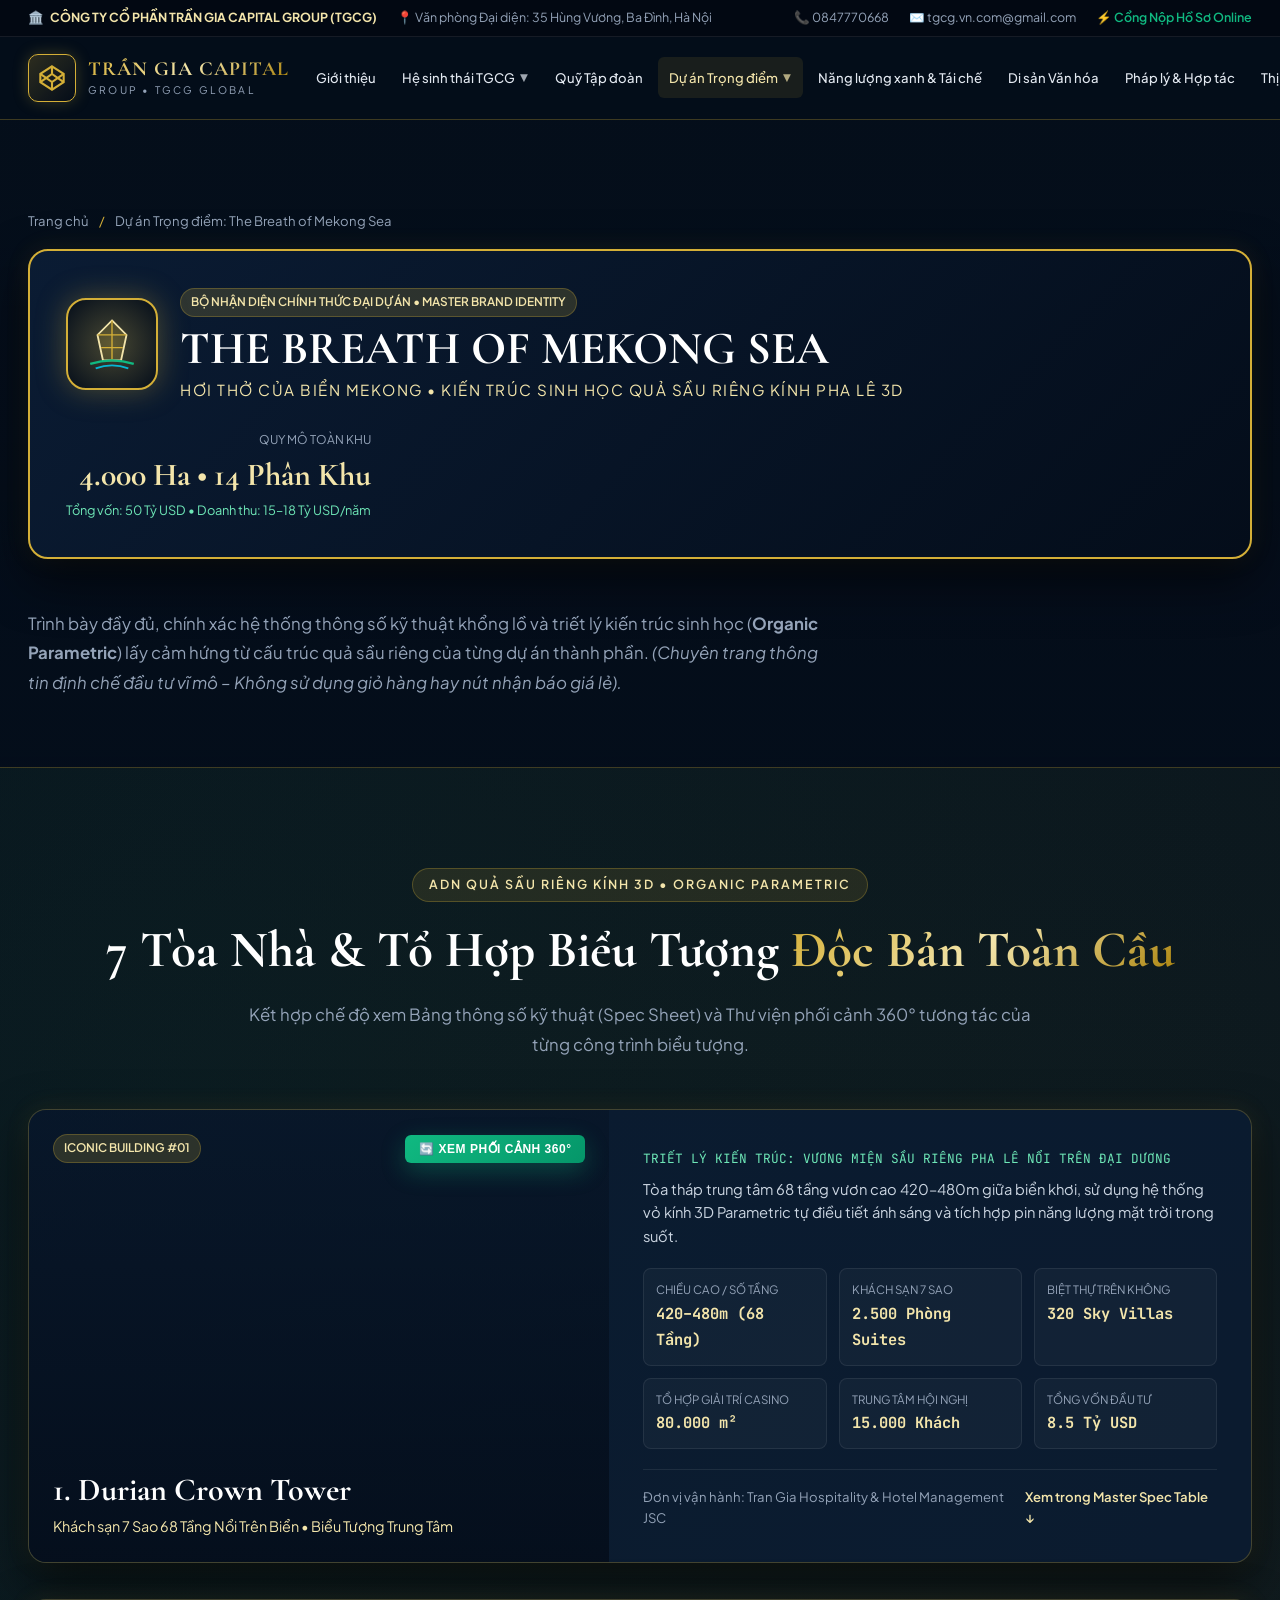
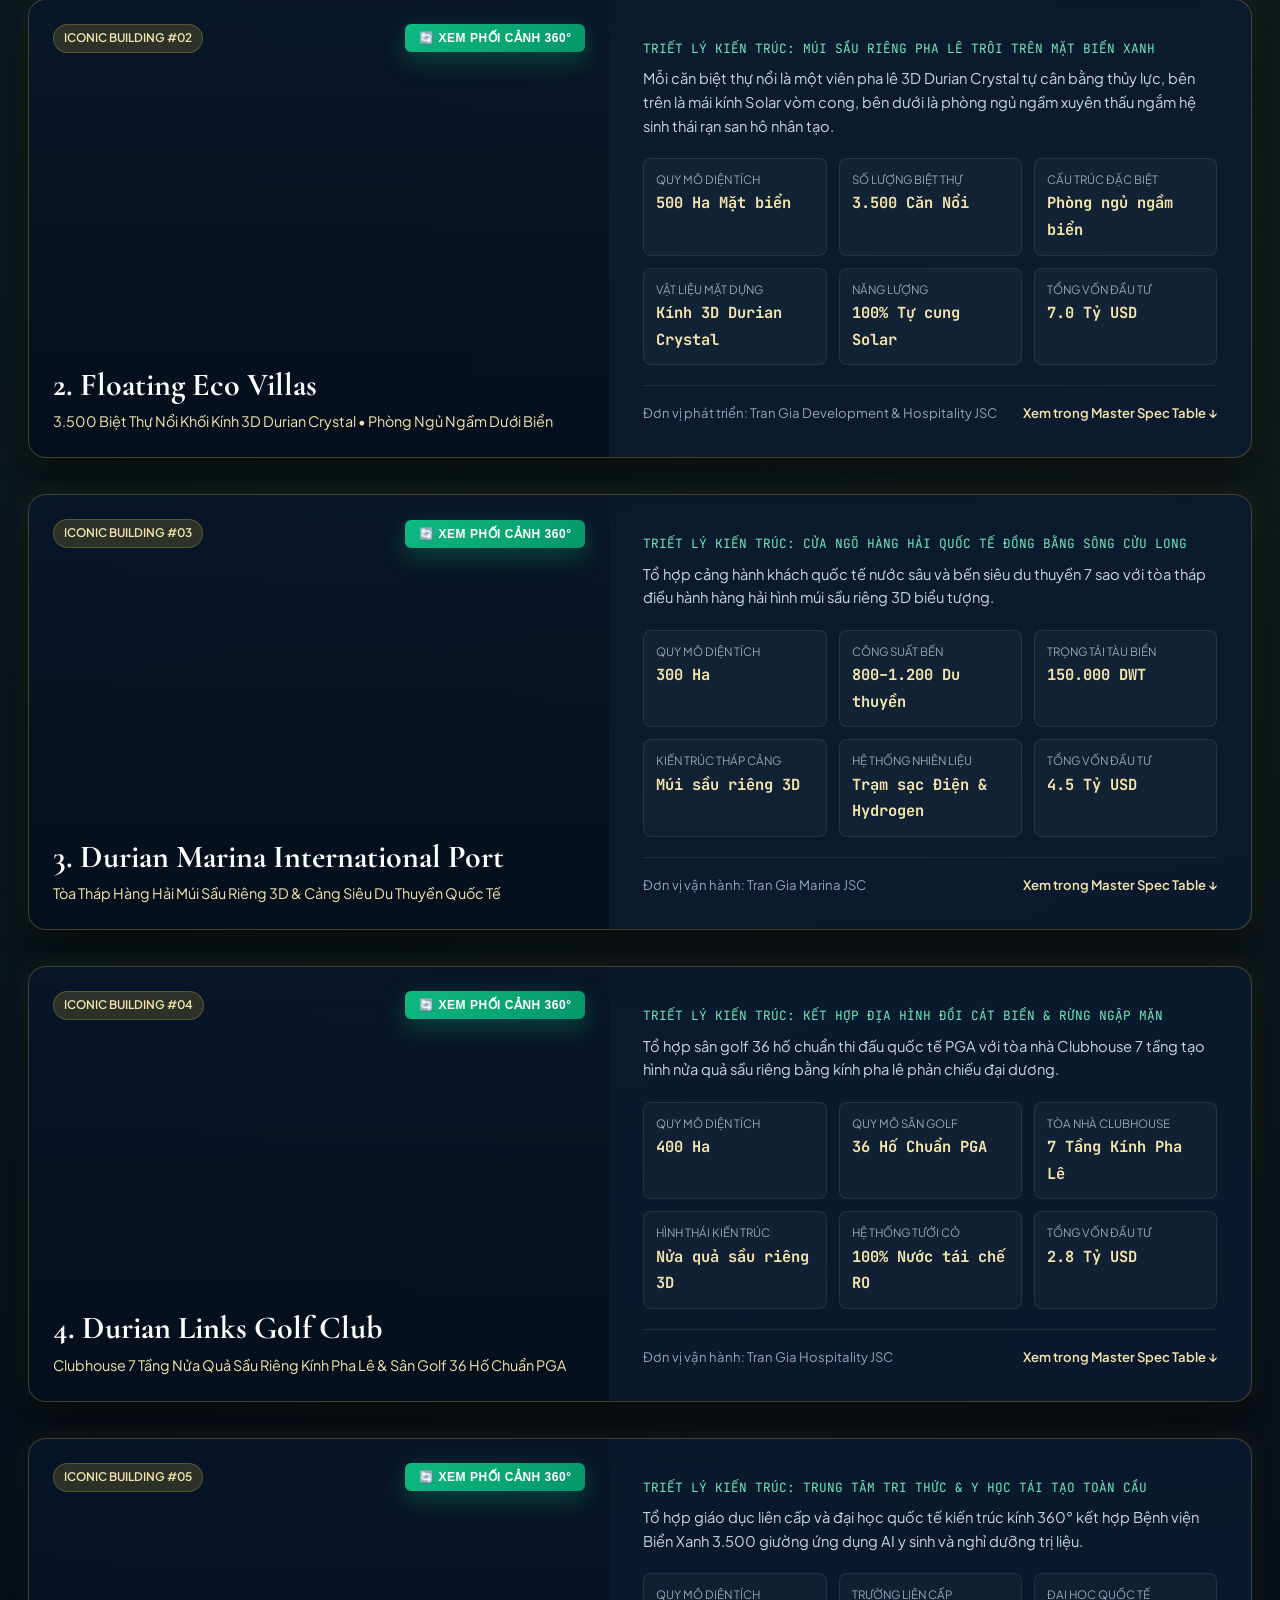
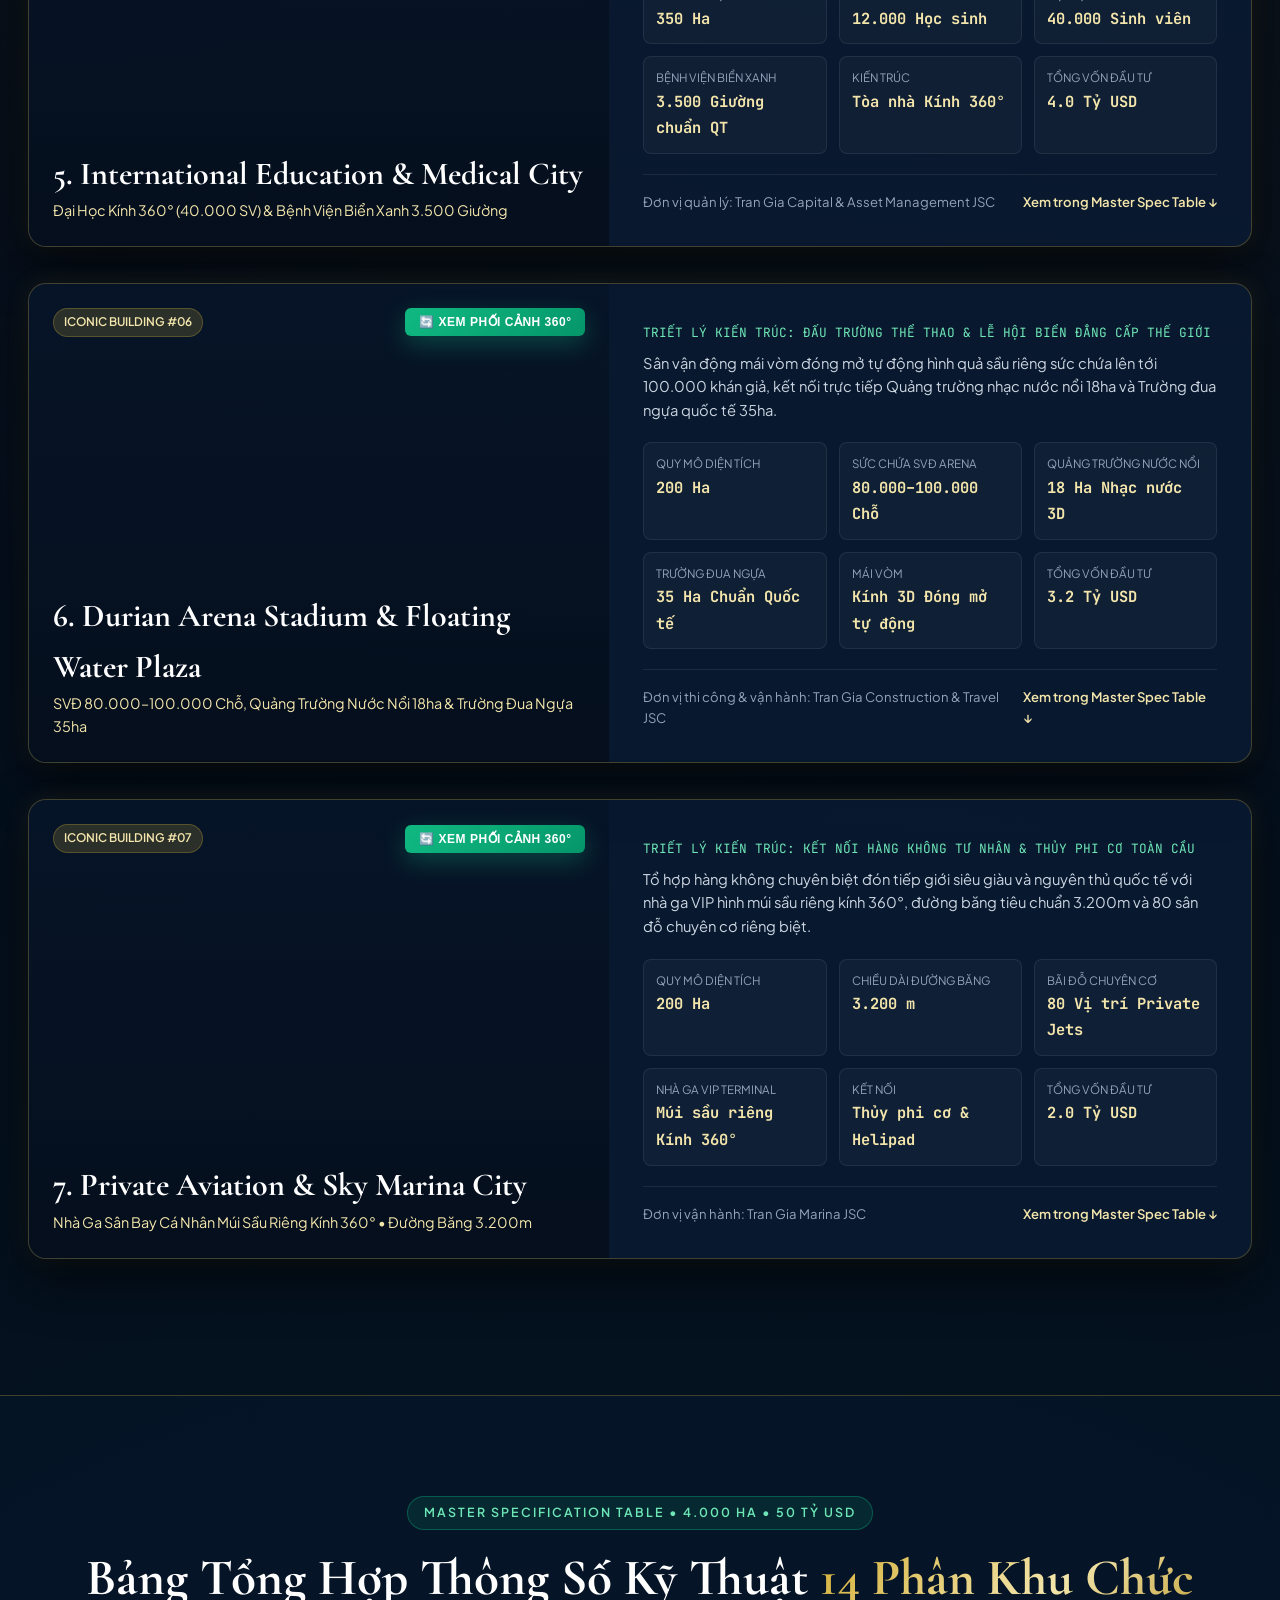
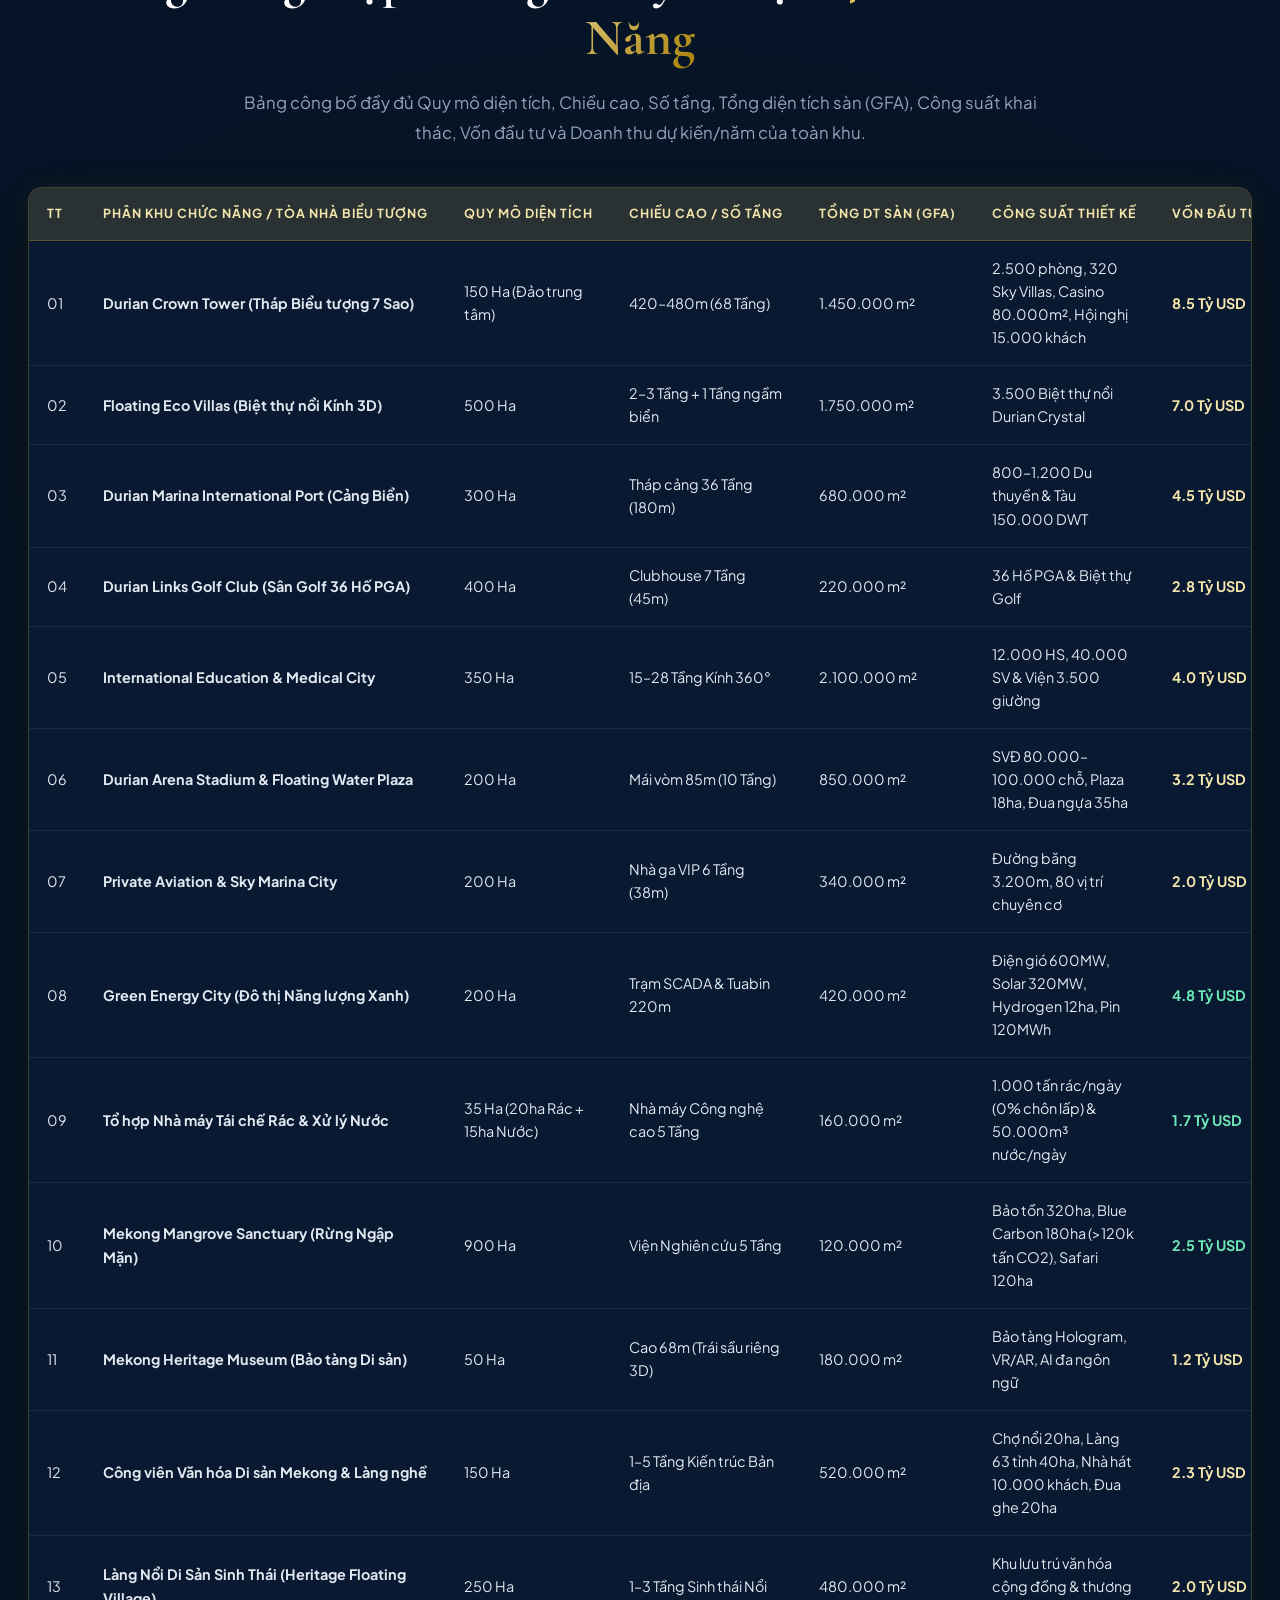
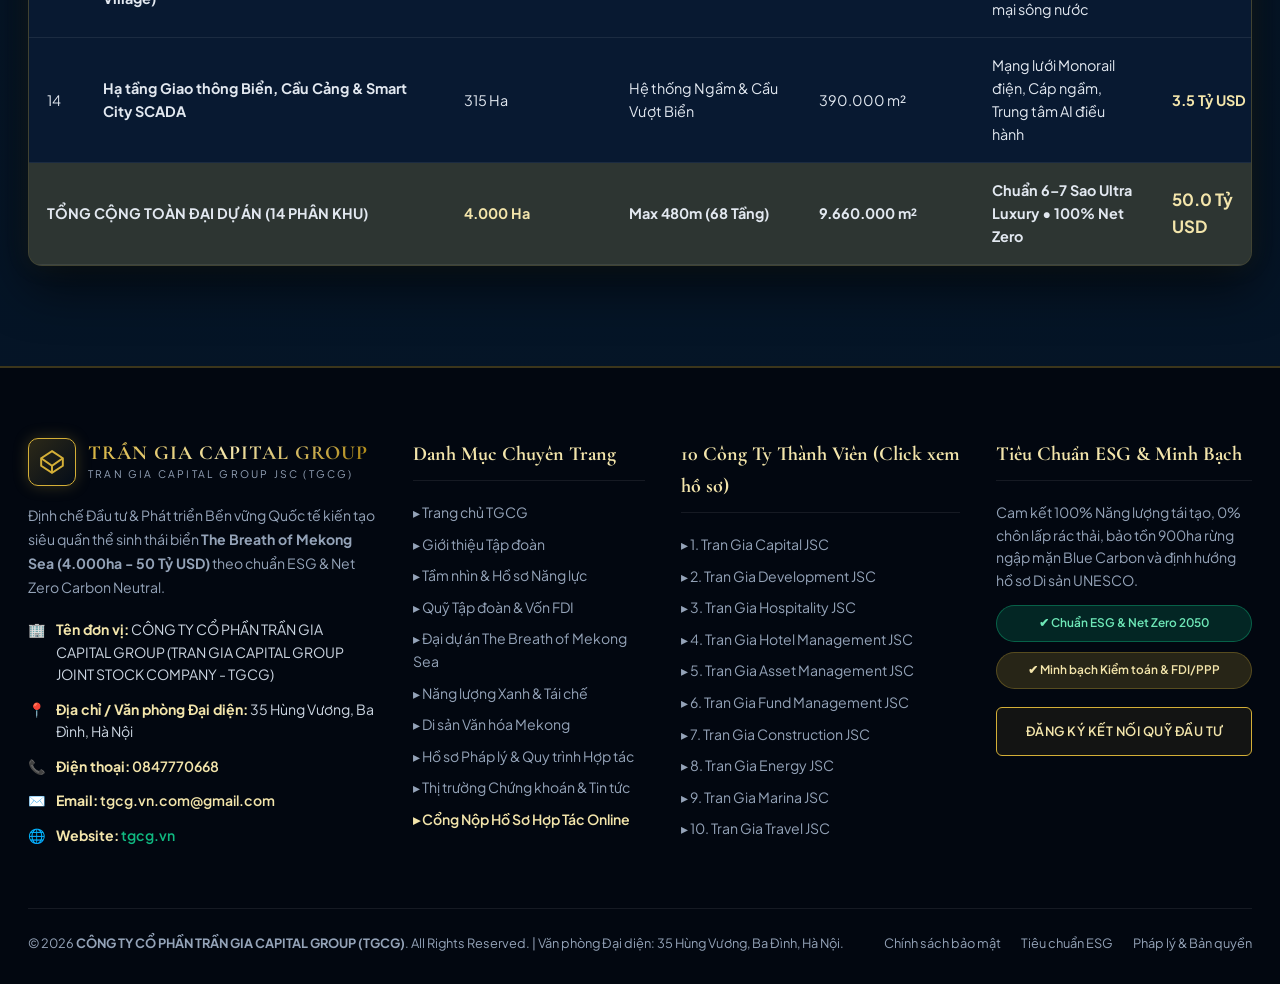
<file: du-an-trong-diem.html>
<!DOCTYPE html>
<html lang="vi">
<head>
  <meta charset="UTF-8" />
  <meta name="viewport" content="width=device-width, initial-scale=1.0" />
  <title>Đại Dự Án The Breath of Mekong Sea (4.000ha - 50 Tỷ USD) | Trần Gia Capital Group</title>
  <meta name="description" content="Trang Dự án Chính The Breath of Mekong Sea: Bộ nhận diện Logo dự án, Bảng tổng hợp thông số 14 phân khu (Master Specification Table) và 7 Tòa nhà Biểu tượng ADN Quả Sầu Riêng Kính 3D." />
  <link rel="stylesheet" href="css/style.css" />
  <style>
    .project-logo-banner {
      display: flex;
      align-items: center;
      justify-content: space-between;
      flex-wrap: wrap;
      gap: 28px;
      background: linear-gradient(135deg, rgba(11, 29, 54, 0.9), rgba(4, 13, 26, 0.95));
      border: 2px solid var(--gold-primary);
      border-radius: 20px;
      padding: 36px;
      margin-bottom: 50px;
      box-shadow: var(--shadow-luxury);
    }
    .iconic-card {
      background: var(--bg-card);
      border: 1px solid var(--border-gold);
      border-radius: 18px;
      overflow: hidden;
      margin-bottom: 36px;
      display: grid;
      grid-template-columns: 0.95fr 1.05fr;
      box-shadow: var(--shadow-luxury);
    }
    .iconic-visual {
      position: relative;
      min-height: 360px;
      background-size: cover;
      background-position: center;
      display: flex;
      flex-direction: column;
      justify-content: space-between;
      padding: 24px;
    }
    .iconic-visual::before {
      content: "";
      position: absolute;
      inset: 0;
      background: linear-gradient(180deg, rgba(4,13,26,0.3) 0%, rgba(4,13,26,0.88) 100%);
    }
    .iconic-visual > * {
      position: relative;
      z-index: 2;
    }
    .iconic-spec-body {
      padding: 34px;
      display: flex;
      flex-direction: column;
      justify-content: space-between;
    }
    .spec-grid-mini {
      display: grid;
      grid-template-columns: repeat(3, 1fr);
      gap: 12px;
      margin: 20px 0;
    }
    .spec-cell {
      background: rgba(255,255,255,0.03);
      border: 1px solid var(--border-subtle);
      padding: 12px;
      border-radius: 8px;
    }
    .spec-cell span {
      display: block;
      font-size: 0.72rem;
      color: var(--text-muted);
      text-transform: uppercase;
    }
    .spec-cell strong {
      font-size: 0.96rem;
      color: var(--gold-light);
      font-family: var(--font-mono);
    }
    @media (max-width: 992px) {
      .iconic-card { grid-template-columns: 1fr; }
      .spec-grid-mini { grid-template-columns: repeat(2, 1fr); }
    }
  </style>
</head>
<body>

  <div id="app-header"></div>

  <!-- 1. HERO & LOGO RIÊNG CỦA ĐẠI DỰ ÁN THE BREATH OF MEKONG SEA -->
  <section class="page-hero">
    <div class="container">
      <div class="breadcrumb">
        <a href="index.html">Trang chủ</a> <span class="sep">/</span> <span>Dự án Trọng điểm: The Breath of Mekong Sea</span>
      </div>

      <div class="project-logo-banner">
        <div style="display: flex; align-items: center; gap: 22px; flex-wrap: wrap;">
          <!-- Bộ Nhận Diện & Logo Riêng Đại Dự Án The Breath of Mekong Sea -->
          <div style="width: 92px; height: 92px; border-radius: 20px; background: radial-gradient(circle, rgba(212,175,55,0.3), #040d1a); border: 2px solid var(--gold-primary); display: flex; align-items: center; justify-content: center; box-shadow: 0 0 30px rgba(212,175,55,0.35);">
            <svg width="58" height="58" viewBox="0 0 64 64" fill="none">
              <path d="M32 6 L48 22 L42 50 L22 50 L16 22 Z" stroke="#f3e5ab" stroke-width="2" fill="rgba(212,175,55,0.18)"/>
              <path d="M32 6 L32 50 M16 22 L48 22 M20 36 L44 36" stroke="#d4af37" stroke-width="1.5"/>
              <path d="M8 54 Q32 46 56 54" stroke="#10b981" stroke-width="2.5" fill="none"/>
              <path d="M14 59 Q32 52 50 59" stroke="#06b6d4" stroke-width="2" fill="none"/>
            </svg>
          </div>
          <div>
            <span class="badge-pill badge-gold" style="margin-bottom: 6px;">BỘ NHẬN DIỆN CHÍNH THỨC ĐẠI DỰ ÁN • MASTER BRAND IDENTITY</span>
            <h1 style="font-family: var(--font-serif); font-size: clamp(2rem, 3.6vw, 3.1rem); color: #fff; line-height: 1.1;">
              THE BREATH OF MEKONG SEA
            </h1>
            <p style="color: var(--gold-light); font-size: 0.95rem; letter-spacing: 1.5px; text-transform: uppercase; margin-top: 4px;">
              Hơi Thở Của Biển Mekong • Kiến Trúc Sinh Học Quả Sầu Riêng Kính Pha Lê 3D
            </p>
          </div>
        </div>

        <div style="display: flex; gap: 18px; flex-wrap: wrap;">
          <div style="text-align: right;">
            <span style="font-size: 0.75rem; color: var(--text-muted); display: block;">QUY MÔ TOÀN KHU</span>
            <strong style="font-family: var(--font-serif); font-size: 2rem; color: var(--gold-light);">4.000 Ha • 14 Phân Khu</strong>
            <span style="font-size: 0.8rem; color: #6ee7b7; display: block;">Tổng vốn: 50 Tỷ USD • Doanh thu: 15–18 Tỷ USD/năm</span>
          </div>
        </div>
      </div>

      <p class="section-desc">
        Trình bày đầy đủ, chính xác hệ thống thông số kỹ thuật khổng lồ và triết lý kiến trúc sinh học (<strong>Organic Parametric</strong>) lấy cảm hứng từ cấu trúc quả sầu riêng của từng dự án thành phần. <em>(Chuyên trang thông tin định chế đầu tư vĩ mô – Không sử dụng giỏ hàng hay nút nhận báo giá lẻ).</em>
      </p>
    </div>
  </section>

  <!-- 2. HỆ THỐNG 7 TÒA NHÀ BIỂU TƯỢNG (ICONIC BUILDINGS - ADN QUẢ SẦU RIÊNG KÍNH 3D) -->
  <section class="section-padding">
    <div class="container">
      <div class="text-center" style="margin-bottom: 50px;">
        <span class="section-tag">ADN Quả Sầu Riêng Kính 3D • Organic Parametric</span>
        <h2 class="section-title">7 Tòa Nhà & Tổ Hợp Biểu Tượng <span class="gold-text">Độc Bản Toàn Cầu</span></h2>
        <p class="section-desc">
          Kết hợp chế độ xem Bảng thông số kỹ thuật (Spec Sheet) và Thư viện phối cảnh 360° tương tác của từng công trình biểu tượng.
        </p>
      </div>

      <!-- TÒA NHÀ 1: DURIAN CROWN TOWER -->
      <div class="iconic-card" id="b1">
        <div class="iconic-visual" style="background-image: url('https://images.unsplash.com/photo-1540555700478-4be289fbecef?auto=format&fit=crop&w=1000&q=80');">
          <div style="display: flex; justify-content: space-between; align-items: center;">
            <span class="badge-pill badge-gold">ICONIC BUILDING #01</span>
            <button class="btn btn-emerald" style="padding: 7px 14px; font-size: 0.75rem;" onclick="open360Viewer('Durian Crown Tower 68 Tầng', 'Tháp khách sạn 7 sao nổi trên biển cao 420–480m, vỏ kính pha lê 3D hình quả sầu riêng hoàng gia.')">
              🔄 Xem Phối Cảnh 360°
            </button>
          </div>
          <div>
            <h3 style="font-family: var(--font-serif); font-size: 2rem; color: #fff;">1. Durian Crown Tower</h3>
            <p style="color: var(--gold-light); font-size: 0.9rem;">Khách sạn 7 Sao 68 Tầng Nổi Trên Biển • Biểu Tượng Trung Tâm</p>
          </div>
        </div>
        <div class="iconic-spec-body">
          <div>
            <span style="color: #6ee7b7; font-size: 0.8rem; font-family: var(--font-mono);">TRIẾT LÝ KIẾN TRÚC: VƯƠNG MIỆN SẦU RIÊNG PHA LÊ NỔI TRÊN ĐẠI DƯƠNG</span>
            <p style="color: #cbd5e1; font-size: 0.92rem; margin-top: 8px;">
              Tòa tháp trung tâm 68 tầng vươn cao 420–480m giữa biển khơi, sử dụng hệ thống vỏ kính 3D Parametric tự điều tiết ánh sáng và tích hợp pin năng lượng mặt trời trong suốt.
            </p>
            <div class="spec-grid-mini">
              <div class="spec-cell"><span>Chiều cao / Số tầng</span><strong>420–480m (68 Tầng)</strong></div>
              <div class="spec-cell"><span>Khách sạn 7 Sao</span><strong>2.500 Phòng Suites</strong></div>
              <div class="spec-cell"><span>Biệt thự trên không</span><strong>320 Sky Villas</strong></div>
              <div class="spec-cell"><span>Tổ hợp Giải trí Casino</span><strong>80.000 m²</strong></div>
              <div class="spec-cell"><span>Trung tâm Hội nghị</span><strong>15.000 Khách</strong></div>
              <div class="spec-cell"><span>Tổng Vốn Đầu Tư</span><strong>8.5 Tỷ USD</strong></div>
            </div>
          </div>
          <div style="display: flex; justify-content: space-between; align-items: center; border-top: 1px solid var(--border-subtle); padding-top: 16px; font-size: 0.82rem; color: var(--text-muted);">
            <span>Đơn vị vận hành: Tran Gia Hospitality & Hotel Management JSC</span>
            <a href="#master-table" style="color: var(--gold-light); font-weight: 600;">Xem trong Master Spec Table ↓</a>
          </div>
        </div>
      </div>

      <!-- TÒA NHÀ 2: FLOATING ECO VILLAS -->
      <div class="iconic-card" id="b2">
        <div class="iconic-visual" style="background-image: url('https://images.unsplash.com/photo-1573843981267-be1999ff37cd?auto=format&fit=crop&w=1000&q=80');">
          <div style="display: flex; justify-content: space-between; align-items: center;">
            <span class="badge-pill badge-gold">ICONIC BUILDING #02</span>
            <button class="btn btn-emerald" style="padding: 7px 14px; font-size: 0.75rem;" onclick="open360Viewer('Floating Eco Villas (3.500 Biệt thự nổi)', 'Quần thể 3.500 biệt thự nổi khối kính 3D Durian Crystal với tầng phòng ngủ ngầm ngắm san hô dưới đáy biển.')">
              🔄 Xem Phối Cảnh 360°
            </button>
          </div>
          <div>
            <h3 style="font-family: var(--font-serif); font-size: 2rem; color: #fff;">2. Floating Eco Villas</h3>
            <p style="color: var(--gold-light); font-size: 0.9rem;">3.500 Biệt Thự Nổi Khối Kính 3D Durian Crystal • Phòng Ngủ Ngầm Dưới Biển</p>
          </div>
        </div>
        <div class="iconic-spec-body">
          <div>
            <span style="color: #6ee7b7; font-size: 0.8rem; font-family: var(--font-mono);">TRIẾT LÝ KIẾN TRÚC: MÚI SẦU RIÊNG PHA LÊ TRÔI TRÊN MẶT BIỂN XANH</span>
            <p style="color: #cbd5e1; font-size: 0.92rem; margin-top: 8px;">
              Mỗi căn biệt thự nổi là một viên pha lê 3D Durian Crystal tự cân bằng thủy lực, bên trên là mái kính Solar vòm cong, bên dưới là phòng ngủ ngầm xuyên thấu ngắm hệ sinh thái rạn san hô nhân tạo.
            </p>
            <div class="spec-grid-mini">
              <div class="spec-cell"><span>Quy mô diện tích</span><strong>500 Ha Mặt biển</strong></div>
              <div class="spec-cell"><span>Số lượng Biệt thự</span><strong>3.500 Căn Nổi</strong></div>
              <div class="spec-cell"><span>Cấu trúc đặc biệt</span><strong>Phòng ngủ ngầm biển</strong></div>
              <div class="spec-cell"><span>Vật liệu mặt dựng</span><strong>Kính 3D Durian Crystal</strong></div>
              <div class="spec-cell"><span>Năng lượng</span><strong>100% Tự cung Solar</strong></div>
              <div class="spec-cell"><span>Tổng Vốn Đầu Tư</span><strong>7.0 Tỷ USD</strong></div>
            </div>
          </div>
          <div style="display: flex; justify-content: space-between; align-items: center; border-top: 1px solid var(--border-subtle); padding-top: 16px; font-size: 0.82rem; color: var(--text-muted);">
            <span>Đơn vị phát triển: Tran Gia Development & Hospitality JSC</span>
            <a href="#master-table" style="color: var(--gold-light); font-weight: 600;">Xem trong Master Spec Table ↓</a>
          </div>
        </div>
      </div>

      <!-- TÒA NHÀ 3: DURIAN MARINA INTERNATIONAL PORT -->
      <div class="iconic-card" id="b3">
        <div class="iconic-visual" style="background-image: url('https://images.unsplash.com/photo-1567899378494-47b22a2ae96a?auto=format&fit=crop&w=1000&q=80');">
          <div style="display: flex; justify-content: space-between; align-items: center;">
            <span class="badge-pill badge-gold">ICONIC BUILDING #03</span>
            <button class="btn btn-emerald" style="padding: 7px 14px; font-size: 0.75rem;" onclick="open360Viewer('Durian Marina International Port', 'Tòa tháp hàng hải múi sầu riêng 3D, cảng đón 800–1.200 siêu du thuyền và tàu biển quốc tế 150.000 DWT.')">
              🔄 Xem Phối Cảnh 360°
            </button>
          </div>
          <div>
            <h3 style="font-family: var(--font-serif); font-size: 2rem; color: #fff;">3. Durian Marina International Port</h3>
            <p style="color: var(--gold-light); font-size: 0.9rem;">Tòa Tháp Hàng Hải Múi Sầu Riêng 3D & Cảng Siêu Du Thuyền Quốc Tế</p>
          </div>
        </div>
        <div class="iconic-spec-body">
          <div>
            <span style="color: #6ee7b7; font-size: 0.8rem; font-family: var(--font-mono);">TRIẾT LÝ KIẾN TRÚC: CỬA NGÕ HÀNG HẢI QUỐC TẾ ĐỒNG BẰNG SÔNG CỬU LONG</span>
            <p style="color: #cbd5e1; font-size: 0.92rem; margin-top: 8px;">
              Tổ hợp cảng hành khách quốc tế nước sâu và bến siêu du thuyền 7 sao với tòa tháp điều hành hàng hải hình múi sầu riêng 3D biểu tượng.
            </p>
            <div class="spec-grid-mini">
              <div class="spec-cell"><span>Quy mô diện tích</span><strong>300 Ha</strong></div>
              <div class="spec-cell"><span>Công suất Bến</span><strong>800–1.200 Du thuyền</strong></div>
              <div class="spec-cell"><span>Trọng tải Tàu biển</span><strong>150.000 DWT</strong></div>
              <div class="spec-cell"><span>Kiến trúc Tháp cảng</span><strong>Múi sầu riêng 3D</strong></div>
              <div class="spec-cell"><span>Hệ thống nhiên liệu</span><strong>Trạm sạc Điện & Hydrogen</strong></div>
              <div class="spec-cell"><span>Tổng Vốn Đầu Tư</span><strong>4.5 Tỷ USD</strong></div>
            </div>
          </div>
          <div style="display: flex; justify-content: space-between; align-items: center; border-top: 1px solid var(--border-subtle); padding-top: 16px; font-size: 0.82rem; color: var(--text-muted);">
            <span>Đơn vị vận hành: Tran Gia Marina JSC</span>
            <a href="#master-table" style="color: var(--gold-light); font-weight: 600;">Xem trong Master Spec Table ↓</a>
          </div>
        </div>
      </div>

      <!-- TÒA NHÀ 4: DURIAN LINKS GOLF CLUB -->
      <div class="iconic-card" id="b4">
        <div class="iconic-visual" style="background-image: url('https://images.unsplash.com/photo-1587174486073-ae5e5cff23aa?auto=format&fit=crop&w=1000&q=80');">
          <div style="display: flex; justify-content: space-between; align-items: center;">
            <span class="badge-pill badge-gold">ICONIC BUILDING #04</span>
            <button class="btn btn-emerald" style="padding: 7px 14px; font-size: 0.75rem;" onclick="open360Viewer('Durian Links Golf Club 36 Hố PGA', 'Clubhouse 7 tầng hình nửa quả sầu riêng kính pha lê giữa tuyệt tác sân golf 36 hố ven biển chuẩn PGA.')">
              🔄 Xem Phối Cảnh 360°
            </button>
          </div>
          <div>
            <h3 style="font-family: var(--font-serif); font-size: 2rem; color: #fff;">4. Durian Links Golf Club</h3>
            <p style="color: var(--gold-light); font-size: 0.9rem;">Clubhouse 7 Tầng Nửa Quả Sầu Riêng Kính Pha Lê & Sân Golf 36 Hố Chuẩn PGA</p>
          </div>
        </div>
        <div class="iconic-spec-body">
          <div>
            <span style="color: #6ee7b7; font-size: 0.8rem; font-family: var(--font-mono);">TRIẾT LÝ KIẾN TRÚC: KẾT HỢP ĐỊA HÌNH ĐỒI CÁT BIỂN & RỪNG NGẬP MẶN</span>
            <p style="color: #cbd5e1; font-size: 0.92rem; margin-top: 8px;">
              Tổ hợp sân golf 36 hố chuẩn thi đấu quốc tế PGA với tòa nhà Clubhouse 7 tầng tạo hình nửa quả sầu riêng bằng kính pha lê phản chiếu đại dương.
            </p>
            <div class="spec-grid-mini">
              <div class="spec-cell"><span>Quy mô diện tích</span><strong>400 Ha</strong></div>
              <div class="spec-cell"><span>Quy mô Sân Golf</span><strong>36 Hố Chuẩn PGA</strong></div>
              <div class="spec-cell"><span>Tòa nhà Clubhouse</span><strong>7 Tầng Kính Pha Lê</strong></div>
              <div class="spec-cell"><span>Hình thái kiến trúc</span><strong>Nửa quả sầu riêng 3D</strong></div>
              <div class="spec-cell"><span>Hệ thống tưới cỏ</span><strong>100% Nước tái chế RO</strong></div>
              <div class="spec-cell"><span>Tổng Vốn Đầu Tư</span><strong>2.8 Tỷ USD</strong></div>
            </div>
          </div>
          <div style="display: flex; justify-content: space-between; align-items: center; border-top: 1px solid var(--border-subtle); padding-top: 16px; font-size: 0.82rem; color: var(--text-muted);">
            <span>Đơn vị vận hành: Tran Gia Hospitality JSC</span>
            <a href="#master-table" style="color: var(--gold-light); font-weight: 600;">Xem trong Master Spec Table ↓</a>
          </div>
        </div>
      </div>

      <!-- TÒA NHÀ 5: INTERNATIONAL EDUCATION & MEDICAL CITY -->
      <div class="iconic-card" id="b5">
        <div class="iconic-visual" style="background-image: url('https://images.unsplash.com/photo-1519494026892-80bbd2d6fd0d?auto=format&fit=crop&w=1000&q=80');">
          <div style="display: flex; justify-content: space-between; align-items: center;">
            <span class="badge-pill badge-gold">ICONIC BUILDING #05</span>
            <button class="btn btn-emerald" style="padding: 7px 14px; font-size: 0.75rem;" onclick="open360Viewer('International Education & Medical City', 'Quần thể Đại học quốc tế 40.000 sinh viên, trường liên cấp 12.000 học sinh và Bệnh viện Biển Xanh 3.500 giường.')">
              🔄 Xem Phối Cảnh 360°
            </button>
          </div>
          <div>
            <h3 style="font-family: var(--font-serif); font-size: 2rem; color: #fff;">5. International Education & Medical City</h3>
            <p style="color: var(--gold-light); font-size: 0.9rem;">Đại Học Kính 360° (40.000 SV) & Bệnh Viện Biển Xanh 3.500 Giường</p>
          </div>
        </div>
        <div class="iconic-spec-body">
          <div>
            <span style="color: #6ee7b7; font-size: 0.8rem; font-family: var(--font-mono);">TRIẾT LÝ KIẾN TRÚC: TRUNG TÂM TRI THỨC & Y HỌC TÁI TẠO TOÀN CẦU</span>
            <p style="color: #cbd5e1; font-size: 0.92rem; margin-top: 8px;">
              Tổ hợp giáo dục liên cấp và đại học quốc tế kiến trúc kính 360° kết hợp Bệnh viện Biển Xanh 3.500 giường ứng dụng AI y sinh và nghỉ dưỡng trị liệu.
            </p>
            <div class="spec-grid-mini">
              <div class="spec-cell"><span>Quy mô diện tích</span><strong>350 Ha</strong></div>
              <div class="spec-cell"><span>Trường Liên cấp</span><strong>12.000 Học sinh</strong></div>
              <div class="spec-cell"><span>Đại học Quốc tế</span><strong>40.000 Sinh viên</strong></div>
              <div class="spec-cell"><span>Bệnh viện Biển Xanh</span><strong>3.500 Giường chuẩn QT</strong></div>
              <div class="spec-cell"><span>Kiến trúc</span><strong>Tòa nhà Kính 360°</strong></div>
              <div class="spec-cell"><span>Tổng Vốn Đầu Tư</span><strong>4.0 Tỷ USD</strong></div>
            </div>
          </div>
          <div style="display: flex; justify-content: space-between; align-items: center; border-top: 1px solid var(--border-subtle); padding-top: 16px; font-size: 0.82rem; color: var(--text-muted);">
            <span>Đơn vị quản lý: Tran Gia Capital & Asset Management JSC</span>
            <a href="#master-table" style="color: var(--gold-light); font-weight: 600;">Xem trong Master Spec Table ↓</a>
          </div>
        </div>
      </div>

      <!-- TÒA NHÀ 6: DURIAN ARENA STADIUM & FLOATING WATER PLAZA -->
      <div class="iconic-card" id="b6">
        <div class="iconic-visual" style="background-image: url('https://images.unsplash.com/photo-1522778119026-d647f0596c20?auto=format&fit=crop&w=1000&q=80');">
          <div style="display: flex; justify-content: space-between; align-items: center;">
            <span class="badge-pill badge-gold">ICONIC BUILDING #06</span>
            <button class="btn btn-emerald" style="padding: 7px 14px; font-size: 0.75rem;" onclick="open360Viewer('Durian Arena Stadium & Floating Water Plaza', 'Sân vận động vòm sầu riêng 80.000–100.000 chỗ ngồi, Quảng trường nước nổi 18ha và Trường đua ngựa 35ha.')">
              🔄 Xem Phối Cảnh 360°
            </button>
          </div>
          <div>
            <h3 style="font-family: var(--font-serif); font-size: 2rem; color: #fff;">6. Durian Arena Stadium & Floating Water Plaza</h3>
            <p style="color: var(--gold-light); font-size: 0.9rem;">SVĐ 80.000–100.000 Chỗ, Quảng Trường Nước Nổi 18ha & Trường Đua Ngựa 35ha</p>
          </div>
        </div>
        <div class="iconic-spec-body">
          <div>
            <span style="color: #6ee7b7; font-size: 0.8rem; font-family: var(--font-mono);">TRIẾT LÝ KIẾN TRÚC: ĐẤU TRƯỜNG THỂ THAO & LỄ HỘI BIỂN ĐẲNG CẤP THẾ GIỚI</span>
            <p style="color: #cbd5e1; font-size: 0.92rem; margin-top: 8px;">
              Sân vận động mái vòm đóng mở tự động hình quả sầu riêng sức chứa lên tới 100.000 khán giả, kết nối trực tiếp Quảng trường nhạc nước nổi 18ha và Trường đua ngựa quốc tế 35ha.
            </p>
            <div class="spec-grid-mini">
              <div class="spec-cell"><span>Quy mô diện tích</span><strong>200 Ha</strong></div>
              <div class="spec-cell"><span>Sức chứa SVĐ Arena</span><strong>80.000–100.000 Chỗ</strong></div>
              <div class="spec-cell"><span>Quảng trường Nước nổi</span><strong>18 Ha Nhạc nước 3D</strong></div>
              <div class="spec-cell"><span>Trường Đua Ngựa</span><strong>35 Ha Chuẩn Quốc tế</strong></div>
              <div class="spec-cell"><span>Mái vòm</span><strong>Kính 3D Đóng mở tự động</strong></div>
              <div class="spec-cell"><span>Tổng Vốn Đầu Tư</span><strong>3.2 Tỷ USD</strong></div>
            </div>
          </div>
          <div style="display: flex; justify-content: space-between; align-items: center; border-top: 1px solid var(--border-subtle); padding-top: 16px; font-size: 0.82rem; color: var(--text-muted);">
            <span>Đơn vị thi công & vận hành: Tran Gia Construction & Travel JSC</span>
            <a href="#master-table" style="color: var(--gold-light); font-weight: 600;">Xem trong Master Spec Table ↓</a>
          </div>
        </div>
      </div>

      <!-- TÒA NHÀ 7: PRIVATE AVIATION & SKY MARINA CITY -->
      <div class="iconic-card" id="b7">
        <div class="iconic-visual" style="background-image: url('https://images.unsplash.com/photo-1540962351504-03099e0a754b?auto=format&fit=crop&w=1000&q=80');">
          <div style="display: flex; justify-content: space-between; align-items: center;">
            <span class="badge-pill badge-gold">ICONIC BUILDING #07</span>
            <button class="btn btn-emerald" style="padding: 7px 14px; font-size: 0.75rem;" onclick="open360Viewer('Private Aviation & Sky Marina City', 'Nhà ga sân bay cá nhân múi sầu riêng kính 360°, đường băng 3.200m và 80 vị trí đỗ chuyên cơ.')">
              🔄 Xem Phối Cảnh 360°
            </button>
          </div>
          <div>
            <h3 style="font-family: var(--font-serif); font-size: 2rem; color: #fff;">7. Private Aviation & Sky Marina City</h3>
            <p style="color: var(--gold-light); font-size: 0.9rem;">Nhà Ga Sân Bay Cá Nhân Múi Sầu Riêng Kính 360° • Đường Băng 3.200m</p>
          </div>
        </div>
        <div class="iconic-spec-body">
          <div>
            <span style="color: #6ee7b7; font-size: 0.8rem; font-family: var(--font-mono);">TRIẾT LÝ KIẾN TRÚC: KẾT NỐI HÀNG KHÔNG TƯ NHÂN & THỦY PHI CƠ TOÀN CẦU</span>
            <p style="color: #cbd5e1; font-size: 0.92rem; margin-top: 8px;">
              Tổ hợp hàng không chuyên biệt đón tiếp giới siêu giàu và nguyên thủ quốc tế với nhà ga VIP hình múi sầu riêng kính 360°, đường băng tiêu chuẩn 3.200m và 80 sân đỗ chuyên cơ riêng biệt.
            </p>
            <div class="spec-grid-mini">
              <div class="spec-cell"><span>Quy mô diện tích</span><strong>200 Ha</strong></div>
              <div class="spec-cell"><span>Chiều dài Đường băng</span><strong>3.200 m</strong></div>
              <div class="spec-cell"><span>Bãi đỗ Chuyên cơ</span><strong>80 Vị trí Private Jets</strong></div>
              <div class="spec-cell"><span>Nhà ga VIP Terminal</span><strong>Múi sầu riêng Kính 360°</strong></div>
              <div class="spec-cell"><span>Kết nối</span><strong>Thủy phi cơ & Helipad</strong></div>
              <div class="spec-cell"><span>Tổng Vốn Đầu Tư</span><strong>2.0 Tỷ USD</strong></div>
            </div>
          </div>
          <div style="display: flex; justify-content: space-between; align-items: center; border-top: 1px solid var(--border-subtle); padding-top: 16px; font-size: 0.82rem; color: var(--text-muted);">
            <span>Đơn vị vận hành: Tran Gia Marina JSC</span>
            <a href="#master-table" style="color: var(--gold-light); font-weight: 600;">Xem trong Master Spec Table ↓</a>
          </div>
        </div>
      </div>
    </div>
  </section>

  <!-- 3. BẢNG TỔNG HỢP THÔNG SỐ TOÀN KHU 14 PHÂN KHU (MASTER SPECIFICATION TABLE) -->
  <section class="section-padding" id="master-table" style="background: rgba(7, 22, 44, 0.55); border-top: 1px solid var(--border-gold);">
    <div class="container">
      <div class="text-center" style="margin-bottom: 40px;">
        <span class="section-tag emerald">Master Specification Table • 4.000 Ha • 50 Tỷ USD</span>
        <h2 class="section-title">Bảng Tổng Hợp Thông Số Kỹ Thuật <span class="gold-text">14 Phân Khu Chức Năng</span></h2>
        <p class="section-desc">
          Bảng công bố đầy đủ Quy mô diện tích, Chiều cao, Số tầng, Tổng diện tích sàn (GFA), Công suất khai thác, Vốn đầu tư và Doanh thu dự kiến/năm của toàn khu.
        </p>
      </div>

      <div class="table-responsive">
        <table class="luxury-table">
          <thead>
            <tr>
              <th>TT</th>
              <th>Phân Khu Chức Năng / Tòa Nhà Biểu Tượng</th>
              <th>Quy Mô Diện Tích</th>
              <th>Chiều Cao / Số Tầng</th>
              <th>Tổng DT Sàn (GFA)</th>
              <th>Công Suất Thiết Kế</th>
              <th>Vốn Đầu Tư</th>
              <th>Doanh Thu Dự Kiến/Năm</th>
            </tr>
          </thead>
          <tbody>
            <tr>
              <td>01</td>
              <td><strong>Durian Crown Tower (Tháp Biểu tượng 7 Sao)</strong></td>
              <td>150 Ha (Đảo trung tâm)</td>
              <td>420–480m (68 Tầng)</td>
              <td>1.450.000 m²</td>
              <td>2.500 phòng, 320 Sky Villas, Casino 80.000m², Hội nghị 15.000 khách</td>
              <td><strong style="color:var(--gold-light);">8.5 Tỷ USD</strong></td>
              <td>3.2 – 3.8 Tỷ USD</td>
            </tr>
            <tr>
              <td>02</td>
              <td><strong>Floating Eco Villas (Biệt thự nổi Kính 3D)</strong></td>
              <td>500 Ha</td>
              <td>2–3 Tầng + 1 Tầng ngầm biển</td>
              <td>1.750.000 m²</td>
              <td>3.500 Biệt thự nổi Durian Crystal</td>
              <td><strong style="color:var(--gold-light);">7.0 Tỷ USD</strong></td>
              <td>2.4 – 2.8 Tỷ USD</td>
            </tr>
            <tr>
              <td>03</td>
              <td><strong>Durian Marina International Port (Cảng Biển)</strong></td>
              <td>300 Ha</td>
              <td>Tháp cảng 36 Tầng (180m)</td>
              <td>680.000 m²</td>
              <td>800–1.200 Du thuyền & Tàu 150.000 DWT</td>
              <td><strong style="color:var(--gold-light);">4.5 Tỷ USD</strong></td>
              <td>1.5 – 1.8 Tỷ USD</td>
            </tr>
            <tr>
              <td>04</td>
              <td><strong>Durian Links Golf Club (Sân Golf 36 Hố PGA)</strong></td>
              <td>400 Ha</td>
              <td>Clubhouse 7 Tầng (45m)</td>
              <td>220.000 m²</td>
              <td>36 Hố PGA & Biệt thự Golf</td>
              <td><strong style="color:var(--gold-light);">2.8 Tỷ USD</strong></td>
              <td>0.8 – 1.0 Tỷ USD</td>
            </tr>
            <tr>
              <td>05</td>
              <td><strong>International Education & Medical City</strong></td>
              <td>350 Ha</td>
              <td>15–28 Tầng Kính 360°</td>
              <td>2.100.000 m²</td>
              <td>12.000 HS, 40.000 SV & Viện 3.500 giường</td>
              <td><strong style="color:var(--gold-light);">4.0 Tỷ USD</strong></td>
              <td>1.2 – 1.5 Tỷ USD</td>
            </tr>
            <tr>
              <td>06</td>
              <td><strong>Durian Arena Stadium & Floating Water Plaza</strong></td>
              <td>200 Ha</td>
              <td>Mái vòm 85m (10 Tầng)</td>
              <td>850.000 m²</td>
              <td>SVĐ 80.000–100.000 chỗ, Plaza 18ha, Đua ngựa 35ha</td>
              <td><strong style="color:var(--gold-light);">3.2 Tỷ USD</strong></td>
              <td>1.1 – 1.4 Tỷ USD</td>
            </tr>
            <tr>
              <td>07</td>
              <td><strong>Private Aviation & Sky Marina City</strong></td>
              <td>200 Ha</td>
              <td>Nhà ga VIP 6 Tầng (38m)</td>
              <td>340.000 m²</td>
              <td>Đường băng 3.200m, 80 vị trí chuyên cơ</td>
              <td><strong style="color:var(--gold-light);">2.0 Tỷ USD</strong></td>
              <td>0.7 – 0.9 Tỷ USD</td>
            </tr>
            <tr>
              <td>08</td>
              <td><strong>Green Energy City (Đô thị Năng lượng Xanh)</strong></td>
              <td>200 Ha</td>
              <td>Trạm SCADA & Tuabin 220m</td>
              <td>420.000 m²</td>
              <td>Điện gió 600MW, Solar 320MW, Hydrogen 12ha, Pin 120MWh</td>
              <td><strong style="color:#6ee7b7;">4.8 Tỷ USD</strong></td>
              <td>1.4 – 1.6 Tỷ USD</td>
            </tr>
            <tr>
              <td>09</td>
              <td><strong>Tổ hợp Nhà máy Tái chế Rác & Xử lý Nước</strong></td>
              <td>35 Ha (20ha Rác + 15ha Nước)</td>
              <td>Nhà máy Công nghệ cao 5 Tầng</td>
              <td>160.000 m²</td>
              <td>1.000 tấn rác/ngày (0% chôn lấp) & 50.000m³ nước/ngày</td>
              <td><strong style="color:#6ee7b7;">1.7 Tỷ USD</strong></td>
              <td>0.4 – 0.5 Tỷ USD</td>
            </tr>
            <tr>
              <td>10</td>
              <td><strong>Mekong Mangrove Sanctuary (Rừng Ngập Mặn)</strong></td>
              <td>900 Ha</td>
              <td>Viện Nghiên cứu 5 Tầng</td>
              <td>120.000 m²</td>
              <td>Bảo tồn 320ha, Blue Carbon 180ha (>120k tấn CO2), Safari 120ha</td>
              <td><strong style="color:#6ee7b7;">2.5 Tỷ USD</strong></td>
              <td>0.5 – 0.7 Tỷ USD</td>
            </tr>
            <tr>
              <td>11</td>
              <td><strong>Mekong Heritage Museum (Bảo tàng Di sản)</strong></td>
              <td>50 Ha</td>
              <td>Cao 68m (Trái sầu riêng 3D)</td>
              <td>180.000 m²</td>
              <td>Bảo tàng Hologram, VR/AR, AI đa ngôn ngữ</td>
              <td><strong style="color:var(--gold-light);">1.2 Tỷ USD</strong></td>
              <td>0.4 – 0.5 Tỷ USD</td>
            </tr>
            <tr>
              <td>12</td>
              <td><strong>Công viên Văn hóa Di sản Mekong & Làng nghề</strong></td>
              <td>150 Ha</td>
              <td>1–5 Tầng Kiến trúc Bản địa</td>
              <td>520.000 m²</td>
              <td>Chợ nổi 20ha, Làng 63 tỉnh 40ha, Nhà hát 10.000 khách, Đua ghe 20ha</td>
              <td><strong style="color:var(--gold-light);">2.3 Tỷ USD</strong></td>
              <td>0.7 – 0.9 Tỷ USD</td>
            </tr>
            <tr>
              <td>13</td>
              <td><strong>Làng Nổi Di Sản Sinh Thái (Heritage Floating Village)</strong></td>
              <td>250 Ha</td>
              <td>1–3 Tầng Sinh thái Nổi</td>
              <td>480.000 m²</td>
              <td>Khu lưu trú văn hóa cộng đồng & thương mại sông nước</td>
              <td><strong style="color:var(--gold-light);">2.0 Tỷ USD</strong></td>
              <td>0.5 – 0.6 Tỷ USD</td>
            </tr>
            <tr>
              <td>14</td>
              <td><strong>Hạ tầng Giao thông Biển, Cầu Cảng & Smart City SCADA</strong></td>
              <td>315 Ha</td>
              <td>Hệ thống Ngầm & Cầu Vượt Biển</td>
              <td>390.000 m²</td>
              <td>Mạng lưới Monorail điện, Cáp ngầm, Trung tâm AI điều hành</td>
              <td><strong style="color:var(--gold-light);">3.5 Tỷ USD</strong></td>
              <td>0.4 – 0.5 Tỷ USD</td>
            </tr>
            <tr style="background: rgba(212, 175, 55, 0.18); font-weight: 700;">
              <td colspan="2"><strong>TỔNG CỘNG TOÀN ĐẠI DỰ ÁN (14 PHÂN KHU)</strong></td>
              <td><strong style="color:var(--gold-light);">4.000 Ha</strong></td>
              <td><strong>Max 480m (68 Tầng)</strong></td>
              <td><strong>9.660.000 m²</strong></td>
              <td><strong>Chuẩn 6–7 Sao Ultra Luxury • 100% Net Zero</strong></td>
              <td><strong style="color:var(--gold-light); font-size:1.05rem;">50.0 Tỷ USD</strong></td>
              <td><strong style="color:#6ee7b7; font-size:1.05rem;">15 – 18 Tỷ USD/Năm</strong></td>
            </tr>
          </tbody>
        </table>
      </div>
    </div>
  </section>

  <!-- Modal Xem Phối Cảnh 360° -->
  <div class="modal-backdrop" id="viewer360Modal" onclick="if(event.target===this) this.classList.remove('open')">
    <div class="modal-window" style="max-width: 820px; text-align: center;">
      <button class="modal-close" onclick="document.getElementById('viewer360Modal').classList.remove('open')">✕</button>
      <span class="section-tag emerald">360° INTERACTIVE ARCHITECTURAL VIEWER</span>
      <h3 id="v360Title" style="font-family: var(--font-serif); font-size: 2rem; color: var(--gold-light); margin-bottom: 8px;"></h3>
      <p id="v360Desc" style="color: #cbd5e1; margin-bottom: 20px;"></p>
      <div style="height: 360px; border-radius: 14px; border: 1px solid var(--gold-primary); background: radial-gradient(circle, rgba(6,182,212,0.22), #040d1a); display: flex; flex-direction: column; align-items: center; justify-content: center; padding: 24px;">
        <div style="font-size: 3.5rem; margin-bottom: 12px;">🌐</div>
        <h4 style="color: #fff; margin-bottom: 8px;">Không Gian Mô Phỏng 3D / 360° Organic Parametric</h4>
        <p style="color: var(--text-muted); max-width: 520px; font-size: 0.9rem; margin-bottom: 18px;">
          Đang hiển thị mô hình BIM 5D & mặt dựng kính pha lê 3D Solar. Sử dụng chuột để xoay góc nhìn 360° từ đỉnh tháp xuống rạn san hô ngầm.
        </p>
        <div style="display: flex; gap: 10px;">
          <span class="badge-pill badge-gold">Góc nhìn Đỉnh Tháp 480m</span>
          <span class="badge-pill badge-emerald">Mặt cắt Kính 3D Solar</span>
          <span class="badge-pill badge-cyan">Tầng Ngầm Đại Dương</span>
        </div>
      </div>
    </div>
  </div>

  <div id="app-footer"></div>
  <script src="js/main.js"></script>
  <script>
    function open360Viewer(title, desc) {
      document.getElementById('v360Title').textContent = title;
      document.getElementById('v360Desc').textContent = desc;
      document.getElementById('viewer360Modal').classList.add('open');
    }
  </script>
</body>
</html>
</file>
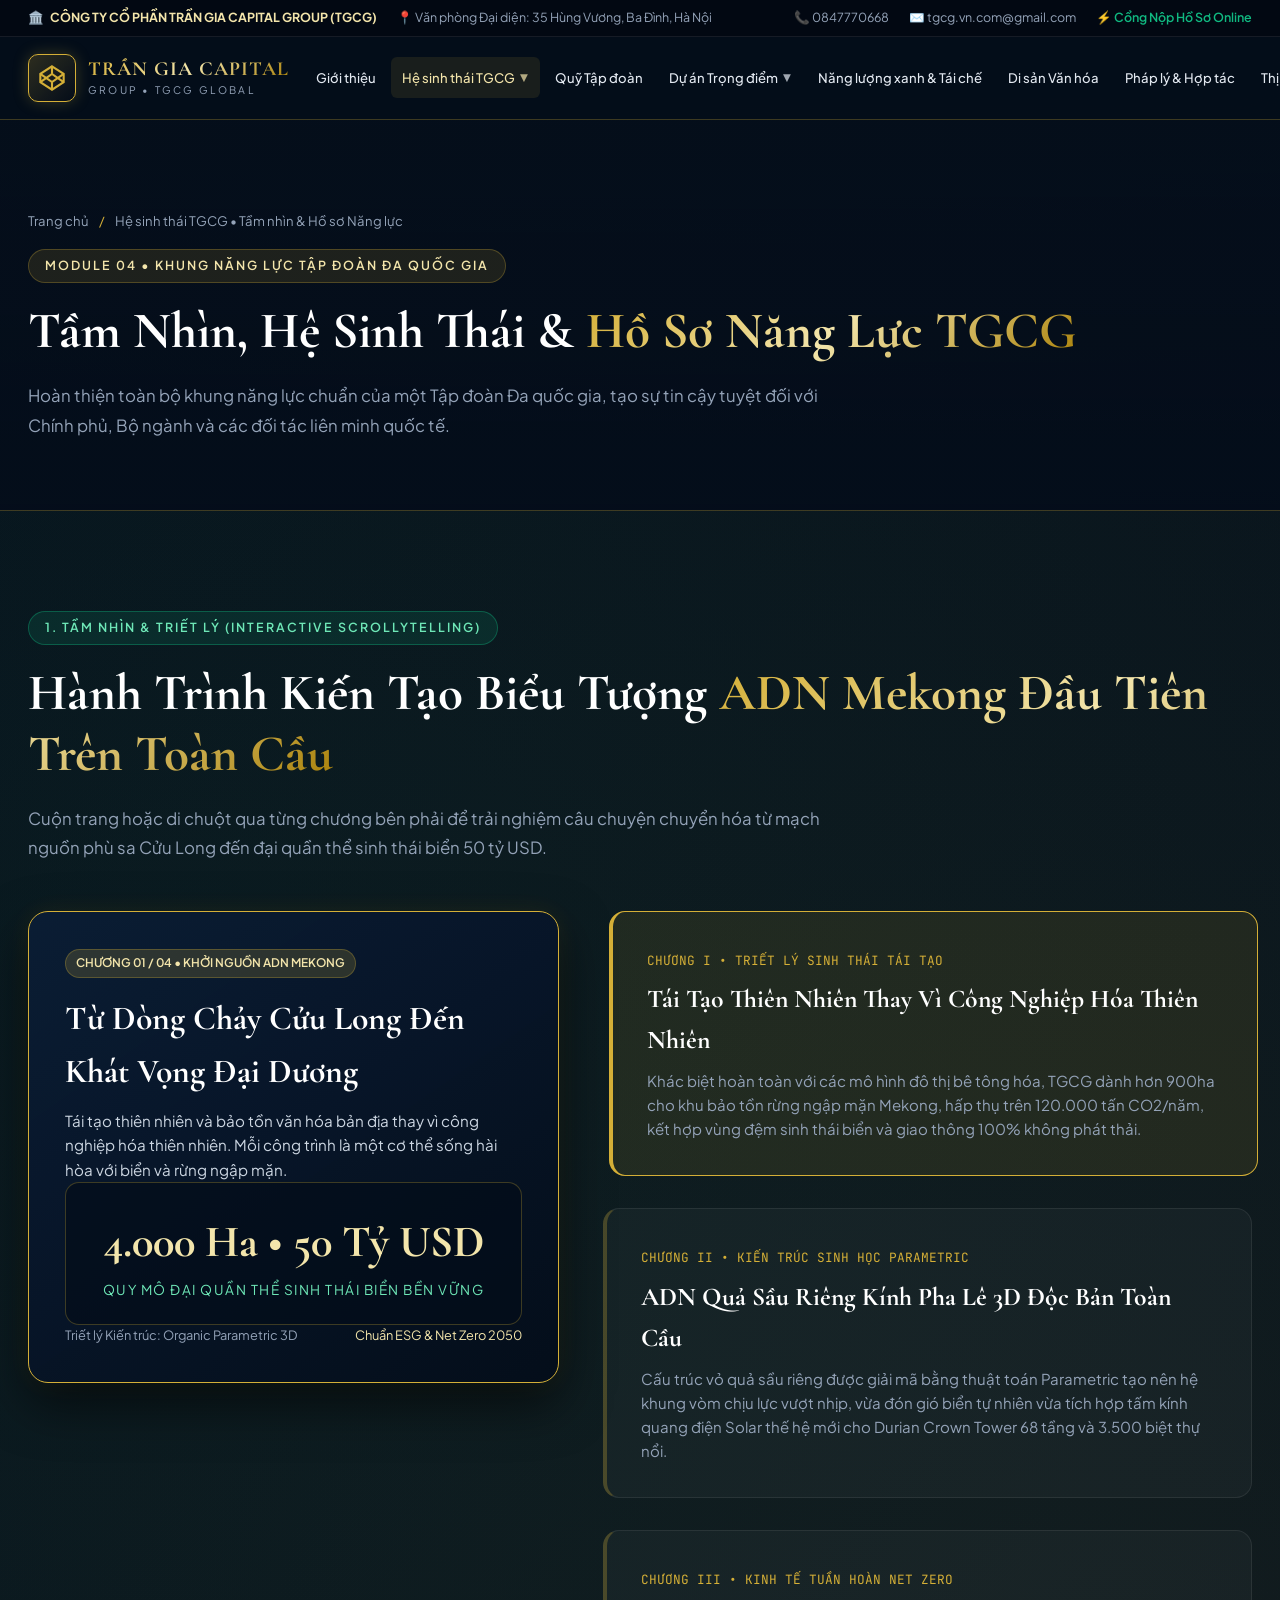
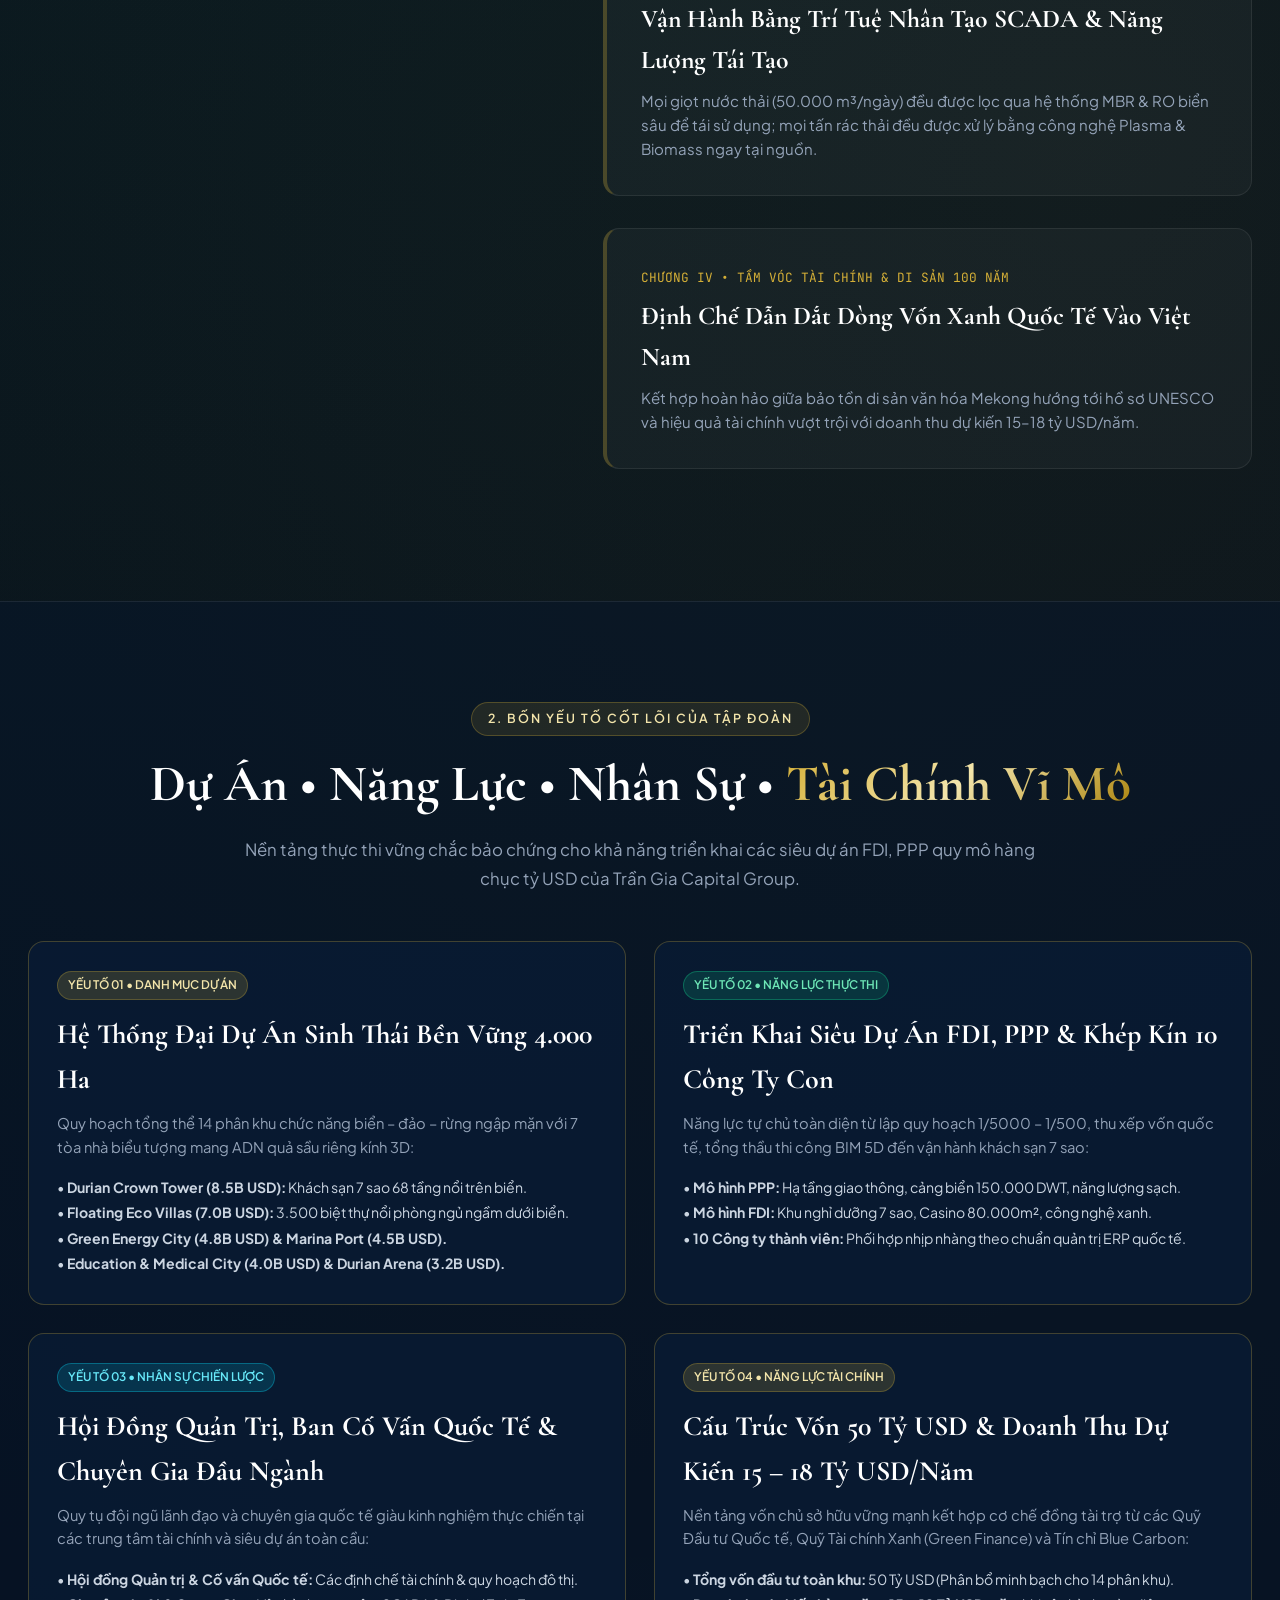
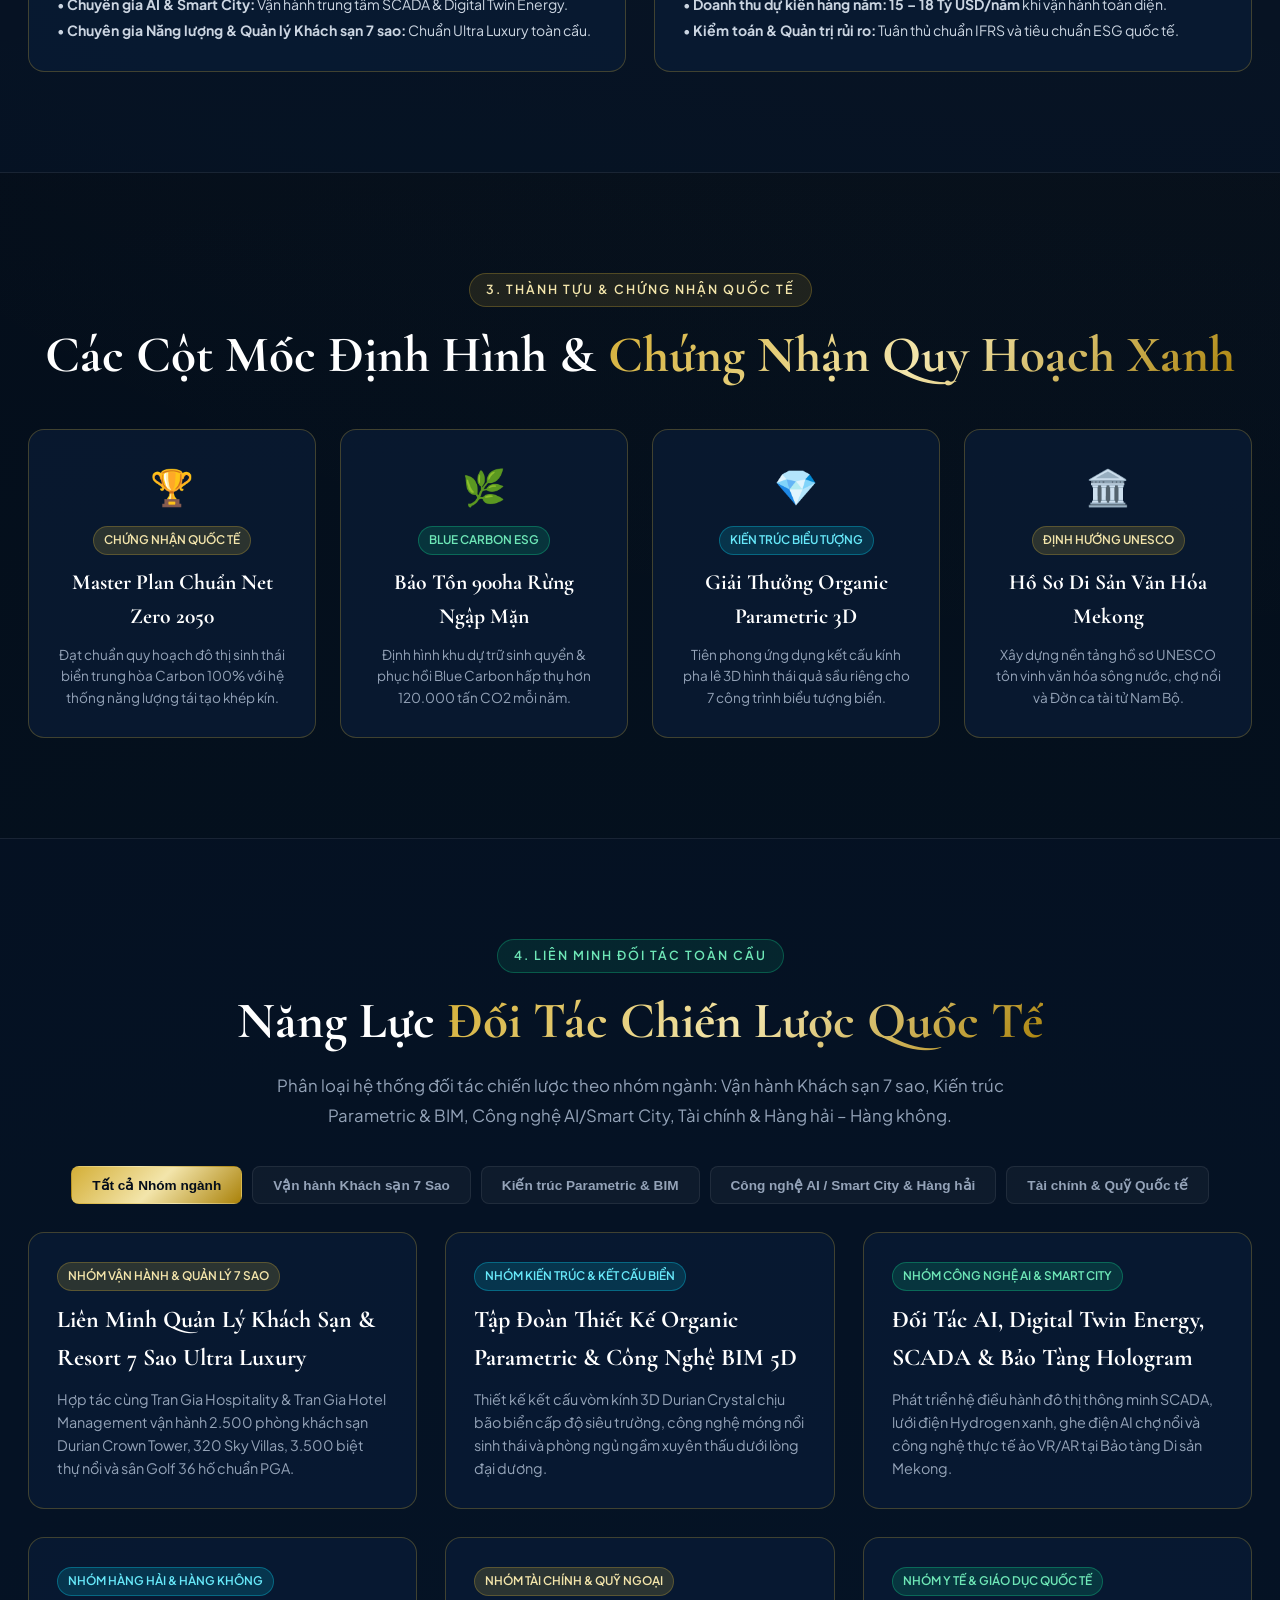
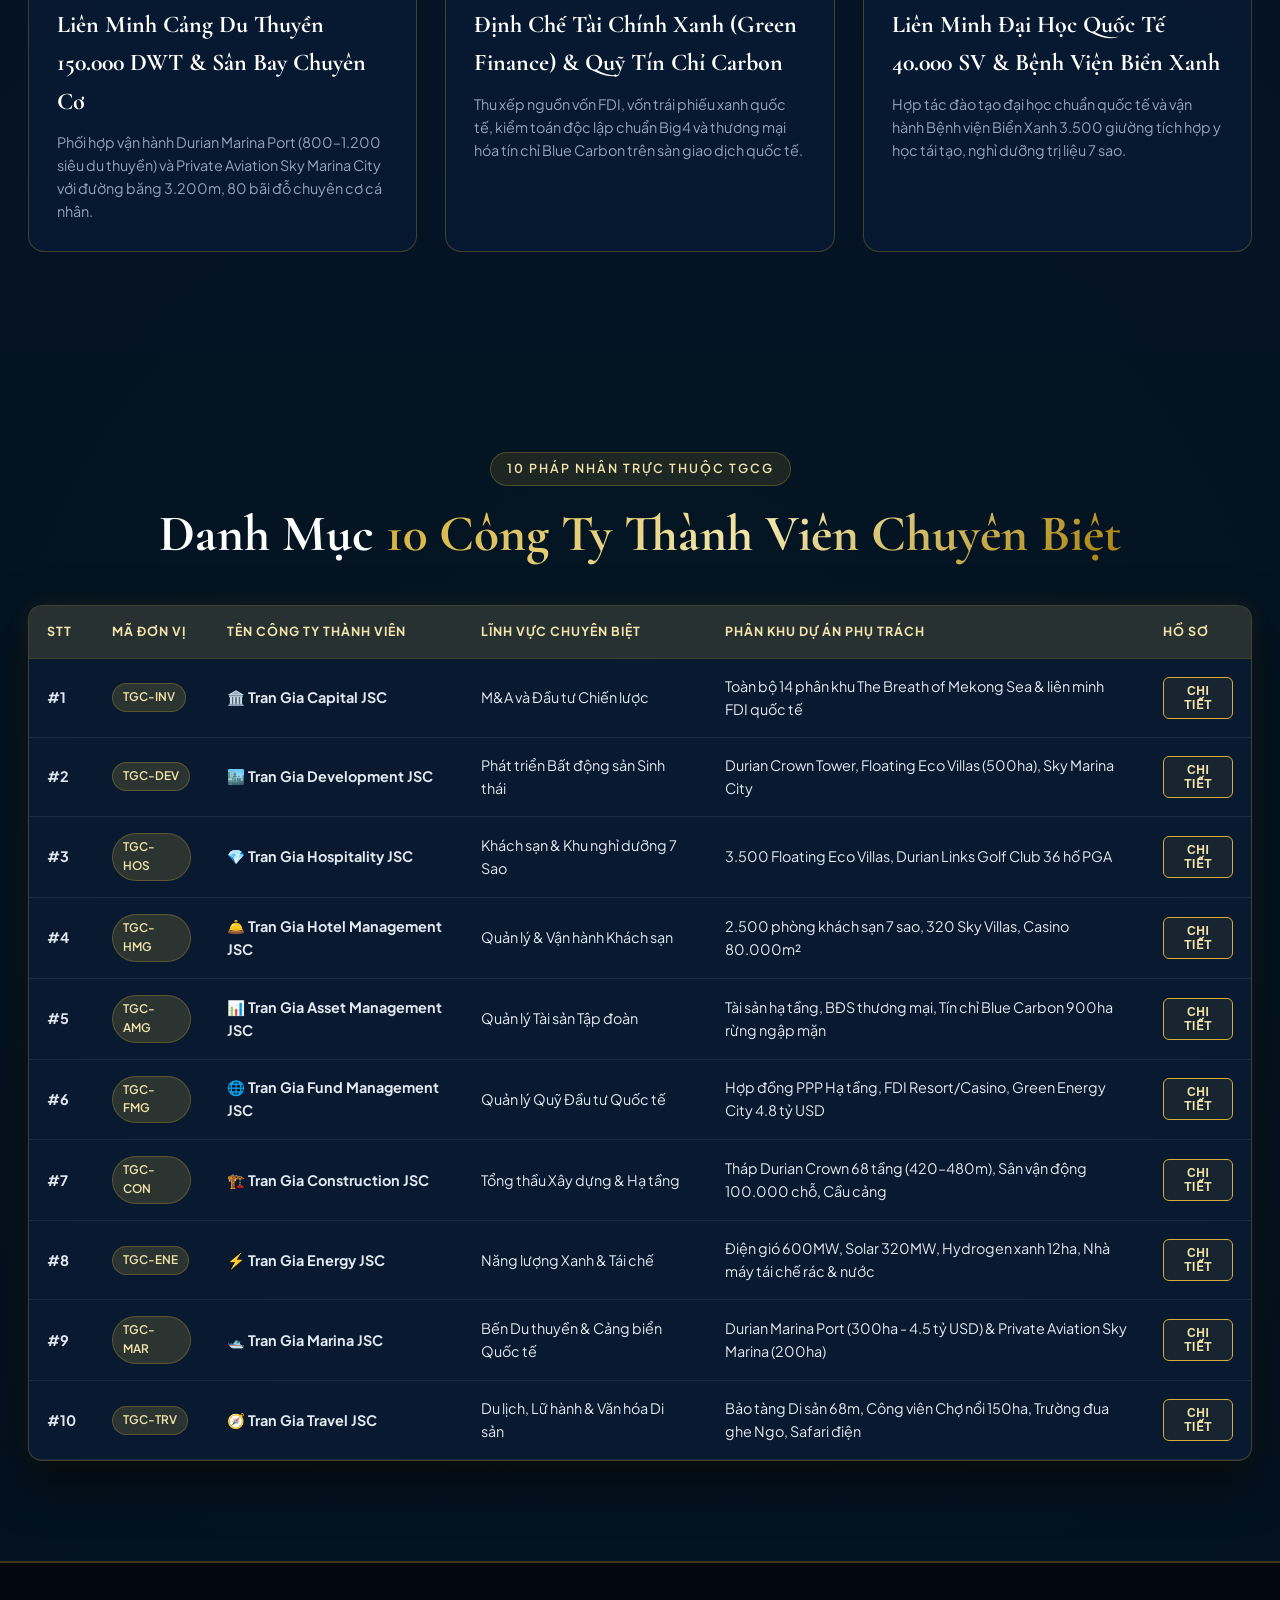
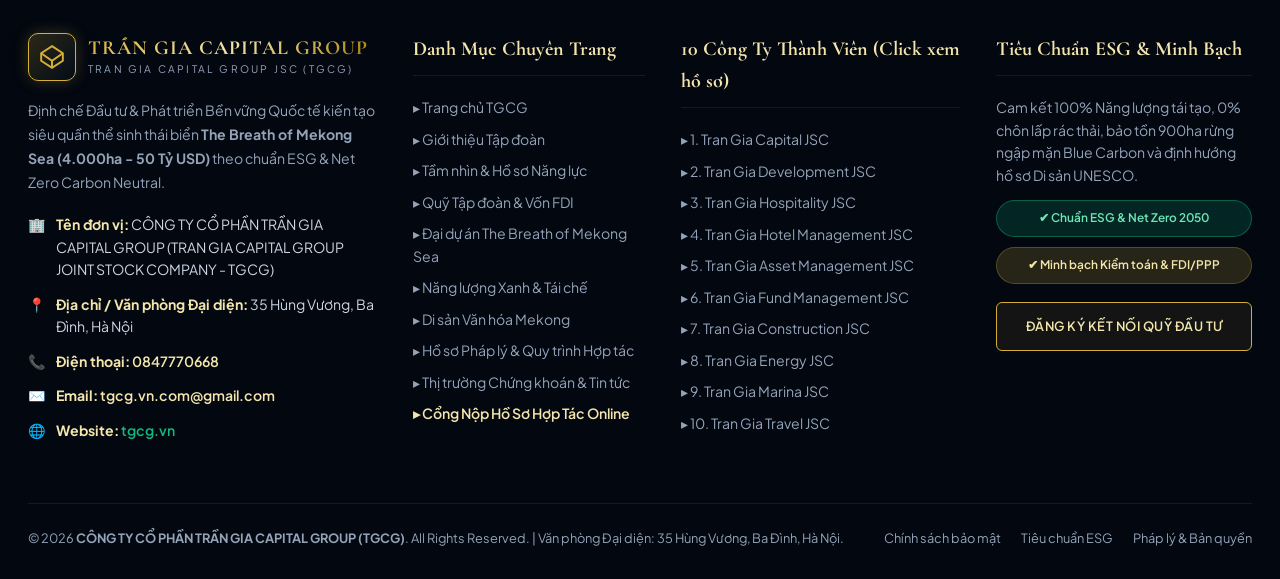
<file: he-sinh-thai.html>
<!DOCTYPE html>
<html lang="vi">
<head>
  <meta charset="UTF-8" />
  <meta name="viewport" content="width=device-width, initial-scale=1.0" />
  <title>Hệ Sinh Thái, Tầm Nhìn & Hồ Sơ Năng Lực | Trần Gia Capital Group (TGCG)</title>
  <meta name="description" content="Trải nghiệm Scrollytelling Tầm nhìn & Triết lý ADN Mekong, 4 yếu tố cốt lõi (Dự án, Năng lực, Nhân sự, Tài chính 15-18 tỷ USD/năm), Thành tựu và Đối tác Chiến lược TGCG." />
  <link rel="stylesheet" href="css/style.css" />
  <style>
    /* Scrollytelling Chapters Styling */
    .scrolly-container {
      display: grid;
      grid-template-columns: 0.9fr 1.1fr;
      gap: 44px;
      align-items: start;
      position: relative;
    }
    .scrolly-sticky-visual {
      position: sticky;
      top: 110px;
      background: linear-gradient(145deg, rgba(11, 29, 54, 0.92), rgba(4, 13, 26, 0.96));
      border: 1px solid var(--gold-primary);
      border-radius: 20px;
      padding: 36px;
      box-shadow: var(--shadow-luxury);
      min-height: 430px;
      display: flex;
      flex-direction: column;
      justify-content: space-between;
    }
    .scrolly-step {
      padding: 34px;
      margin-bottom: 32px;
      border-radius: 16px;
      background: rgba(255, 255, 255, 0.03);
      border: 1px solid var(--border-subtle);
      border-left: 4px solid var(--border-gold);
      transition: var(--transition);
    }
    .scrolly-step.active-step,
    .scrolly-step:hover {
      background: rgba(212, 175, 55, 0.1);
      border-color: var(--gold-primary);
      transform: translateX(6px);
    }
    @media (max-width: 1024px) {
      .scrolly-container { grid-template-columns: 1fr; }
      .scrolly-sticky-visual { position: static; margin-bottom: 24px; }
    }
  </style>
</head>
<body>

  <div id="app-header"></div>

  <section class="page-hero">
    <div class="container">
      <div class="breadcrumb">
        <a href="index.html">Trang chủ</a> <span class="sep">/</span> <span>Hệ sinh thái TGCG • Tầm nhìn & Hồ sơ Năng lực</span>
      </div>
      <span class="section-tag">Module 04 • Khung Năng Lực Tập Đoàn Đa Quốc Gia</span>
      <h1 class="section-title">Tầm Nhìn, Hệ Sinh Thái & <span class="gold-text">Hồ Sơ Năng Lực TGCG</span></h1>
      <p class="section-desc">
        Hoàn thiện toàn bộ khung năng lực chuẩn của một Tập đoàn Đa quốc gia, tạo sự tin cậy tuyệt đối với Chính phủ, Bộ ngành và các đối tác liên minh quốc tế.
      </p>
    </div>
  </section>

  <!-- 1. TẦM NHÌN & TRIẾT LÝ (INTERACTIVE SCROLLYTELLING) -->
  <section class="section-padding" id="scrolly-vision">
    <div class="container">
      <div style="margin-bottom: 48px;">
        <span class="section-tag emerald">1. Tầm Nhìn & Triết Lý (Interactive Scrollytelling)</span>
        <h2 class="section-title">Hành Trình Kiến Tạo Biểu Tượng <span class="gold-text">ADN Mekong Đầu Tiên Trên Toàn Cầu</span></h2>
        <p class="section-desc">
          Cuộn trang hoặc di chuột qua từng chương bên phải để trải nghiệm câu chuyện chuyển hóa từ mạch nguồn phù sa Cửu Long đến đại quần thể sinh thái biển 50 tỷ USD.
        </p>
      </div>

      <div class="scrolly-container">
        <!-- Sticky Left Visual Box -->
        <div class="scrolly-sticky-visual" id="scrollyVisualBox">
          <div>
            <span class="badge-pill badge-gold" id="scrollyChapterTag">CHƯƠNG 01 / 04 • KHỞI NGUỒN ADN MEKONG</span>
            <h3 style="font-family: var(--font-serif); font-size: 2.1rem; color: #fff; margin: 14px 0 10px;" id="scrollyVisualTitle">
              Từ Dòng Chảy Cửu Long Đến Khát Vọng Đại Dương
            </h3>
            <p style="color: #cbd5e1; font-size: 0.95rem;" id="scrollyVisualDesc">
              Tái tạo thiên nhiên và bảo tồn văn hóa bản địa thay vì công nghiệp hóa thiên nhiên. Mỗi công trình là một cơ thể sống hài hòa với biển và rừng ngập mặn.
            </p>
          </div>

          <div style="my: 24px; padding: 24px; border-radius: 14px; background: rgba(4, 13, 26, 0.7); border: 1px solid var(--border-gold); text-align: center;">
            <div style="font-family: var(--font-serif); font-size: 2.8rem; color: var(--gold-light); font-weight: 700;" id="scrollyMetricValue">
              4.000 Ha • 50 Tỷ USD
            </div>
            <div style="font-size: 0.85rem; color: #6ee7b7; text-transform: uppercase; letter-spacing: 1.5px;" id="scrollyMetricSub">
              Quy mô Đại Quần Thể Sinh Thái Biển Bền Vững
            </div>
          </div>

          <div style="display: flex; justify-content: space-between; align-items: center; font-size: 0.8rem; color: var(--text-muted);">
            <span>Triết lý Kiến trúc: Organic Parametric 3D</span>
            <span style="color: var(--gold-light);">Chuẩn ESG & Net Zero 2050</span>
          </div>
        </div>

        <!-- Right Scrollytelling Chapters -->
        <div>
          <div class="scrolly-step active-step"
               onmouseenter="updateScrolly(1, 'CHƯƠNG 01 / 04 • KHỞI NGUỒN ADN MEKONG', 'Từ Dòng Chảy Cửu Long Đến Khát Vọng Đại Dương', 'Tái tạo thiên nhiên và bảo tồn văn hóa bản địa thay vì công nghiệp hóa thiên nhiên. Mỗi công trình là một cơ thể sống hài hòa với biển và rừng ngập mặn.', '4.000 Ha • 50 Tỷ USD', 'Quy mô Đại Quần Thể Sinh Thái Biển Bền Vững')">
            <span style="color: var(--gold-primary); font-family: var(--font-mono); font-size: 0.8rem;">CHƯƠNG I • TRIẾT LÝ SINH THÁI TÁI TẠO</span>
            <h3 style="font-family: var(--font-serif); font-size: 1.6rem; color: #fff; margin: 8px 0;">
              Tái Tạo Thiên Nhiên Thay Vì Công Nghiệp Hóa Thiên Nhiên
            </h3>
            <p style="color: var(--text-muted); font-size: 0.94rem;">
              Khác biệt hoàn toàn với các mô hình đô thị bê tông hóa, TGCG dành hơn 900ha cho khu bảo tồn rừng ngập mặn Mekong, hấp thụ trên 120.000 tấn CO2/năm, kết hợp vùng đệm sinh thái biển và giao thông 100% không phát thải.
            </p>
          </div>

          <div class="scrolly-step"
               onmouseenter="updateScrolly(2, 'CHƯƠNG 02 / 04 • KIẾN TRÚC QUẢ SẦU RIÊNG KÍNH 3D', 'Organic Parametric – Biểu Tượng Vua Của Các Loại Trái Cây Mekong', 'Lấy cảm hứng từ cấu trúc gai và múi quả sầu riêng Nam Bộ, 7 tòa nhà biểu tượng sử dụng hệ mặt dựng kính pha lê 3D Solar hấp thụ bức xạ mặt trời.', '68 Tầng • 480m', 'Tháp Biểu Tượng Durian Crown Tower 7 Sao')">
            <span style="color: var(--gold-primary); font-family: var(--font-mono); font-size: 0.8rem;">CHƯƠNG II • KIẾN TRÚC SINH HỌC PARAMETRIC</span>
            <h3 style="font-family: var(--font-serif); font-size: 1.6rem; color: #fff; margin: 8px 0;">
              ADN Quả Sầu Riêng Kính Pha Lê 3D Độc Bản Toàn Cầu
            </h3>
            <p style="color: var(--text-muted); font-size: 0.94rem;">
              Cấu trúc vỏ quả sầu riêng được giải mã bằng thuật toán Parametric tạo nên hệ khung vòm chịu lực vượt nhịp, vừa đón gió biển tự nhiên vừa tích hợp tấm kính quang điện Solar thế hệ mới cho Durian Crown Tower 68 tầng và 3.500 biệt thự nổi.
            </p>
          </div>

          <div class="scrolly-step"
               onmouseenter="updateScrolly(3, 'CHƯƠNG 03 / 04 • TỰ CHỦ 100% NĂNG LƯỢNG & TUẦN HOÀN', 'Đô Thị Không Khói – 100% Năng Lượng Xanh & 0% Chôn Lấp', 'Green Energy City 200ha cung cấp điện gió ngoài khơi 600MW, Solar 320MW, Hydrogen xanh 12ha và tái chế 1.000 tấn rác/ngày thành điện năng.', '-250.000 Tấn CO2/Năm', 'Chỉ Số Giảm Phát Thải Toàn Quần Thể')">
            <span style="color: var(--gold-primary); font-family: var(--font-mono); font-size: 0.8rem;">CHƯƠNG III • KINH TẾ TUẦN HOÀN NET ZERO</span>
            <h3 style="font-family: var(--font-serif); font-size: 1.6rem; color: #fff; margin: 8px 0;">
              Vận Hành Bằng Trí Tuệ Nhân Tạo SCADA & Năng Lượng Tái Tạo
            </h3>
            <p style="color: var(--text-muted); font-size: 0.94rem;">
              Mọi giọt nước thải (50.000 m³/ngày) đều được lọc qua hệ thống MBR & RO biển sâu để tái sử dụng; mọi tấn rác thải đều được xử lý bằng công nghệ Plasma & Biomass ngay tại nguồn.
            </p>
          </div>

          <div class="scrolly-step"
               onmouseenter="updateScrolly(4, 'CHƯƠNG 04 / 04 • DI SẢN UNESCO & DÒNG VỐN TOÀN CẦU', 'Điểm Hội Tụ Của Dòng Vốn FDI, PPP & Di Sản Nhân Loại', 'Tôn vinh văn hóa 63 tỉnh thành và Đờn ca tài tử Nam Bộ, đồng thời mang lại doanh thu bền vững 15–18 tỷ USD/năm cho các nhà đầu tư chiến lược.', '15 – 18 Tỷ USD / Năm', 'Doanh Thu Khai Thác Dự Kiến Toàn Hệ Sinh Thái')">
            <span style="color: var(--gold-primary); font-family: var(--font-mono); font-size: 0.8rem;">CHƯƠNG IV • TẦM VÓC TÀI CHÍNH & DI SẢN 100 NĂM</span>
            <h3 style="font-family: var(--font-serif); font-size: 1.6rem; color: #fff; margin: 8px 0;">
              Định Chế Dẫn Dắt Dòng Vốn Xanh Quốc Tế Vào Việt Nam
            </h3>
            <p style="color: var(--text-muted); font-size: 0.94rem;">
              Kết hợp hoàn hảo giữa bảo tồn di sản văn hóa Mekong hướng tới hồ sơ UNESCO và hiệu quả tài chính vượt trội với doanh thu dự kiến 15–18 tỷ USD/năm.
            </p>
          </div>
        </div>
      </div>
    </div>
  </section>

  <!-- 2. BỐN YẾU TỐ CỐT LÕI CỦA WEB CÔNG TY: DỰ ÁN - NĂNG LỰC - NHÂN SỰ - TÀI CHÍNH -->
  <section class="section-padding" id="nhan-su" style="background: rgba(7, 22, 44, 0.5); border-top: 1px solid var(--border-subtle); border-bottom: 1px solid var(--border-subtle);">
    <div class="container">
      <div class="text-center" style="margin-bottom: 48px;">
        <span class="section-tag">2. Bốn Yếu Tố Cốt Lõi Của Tập Đoàn</span>
        <h2 class="section-title">Dự Án • Năng Lực • Nhân Sự • <span class="gold-text">Tài Chính Vĩ Mô</span></h2>
        <p class="section-desc">
          Nền tảng thực thi vững chắc bảo chứng cho khả năng triển khai các siêu dự án FDI, PPP quy mô hàng chục tỷ USD của Trần Gia Capital Group.
        </p>
      </div>

      <div class="grid-2">
        <!-- Yếu tố 1: Dự án -->
        <div class="luxury-card">
          <span class="badge-pill badge-gold" style="margin-bottom: 12px;">YẾU TỐ 01 • DANH MỤC DỰ ÁN</span>
          <h3 style="font-family: var(--font-serif); font-size: 1.75rem; color: #fff; margin-bottom: 10px;">
            Hệ Thống Đại Dự Án Sinh Thái Bền Vững 4.000 Ha
          </h3>
          <p style="color: var(--text-muted); font-size: 0.92rem; margin-bottom: 16px;">
            Quy hoạch tổng thể 14 phân khu chức năng biển – đảo – rừng ngập mặn với 7 tòa nhà biểu tượng mang ADN quả sầu riêng kính 3D:
          </p>
          <ul style="color: #cbd5e1; font-size: 0.88rem; line-height: 1.8;">
            <li>• <strong>Durian Crown Tower (8.5B USD):</strong> Khách sạn 7 sao 68 tầng nổi trên biển.</li>
            <li>• <strong>Floating Eco Villas (7.0B USD):</strong> 3.500 biệt thự nổi phòng ngủ ngầm dưới biển.</li>
            <li>• <strong>Green Energy City (4.8B USD) & Marina Port (4.5B USD).</strong></li>
            <li>• <strong>Education & Medical City (4.0B USD) & Durian Arena (3.2B USD).</strong></li>
          </ul>
        </div>

        <!-- Yếu tố 2: Năng lực -->
        <div class="luxury-card">
          <span class="badge-pill badge-emerald" style="margin-bottom: 12px;">YẾU TỐ 02 • NĂNG LỰC THỰC THI</span>
          <h3 style="font-family: var(--font-serif); font-size: 1.75rem; color: #fff; margin-bottom: 10px;">
            Triển Khai Siêu Dự Án FDI, PPP & Khép Kín 10 Công Ty Con
          </h3>
          <p style="color: var(--text-muted); font-size: 0.92rem; margin-bottom: 16px;">
            Năng lực tự chủ toàn diện từ lập quy hoạch 1/5000 – 1/500, thu xếp vốn quốc tế, tổng thầu thi công BIM 5D đến vận hành khách sạn 7 sao:
          </p>
          <ul style="color: #cbd5e1; font-size: 0.88rem; line-height: 1.8;">
            <li>• <strong>Mô hình PPP:</strong> Hạ tầng giao thông, cảng biển 150.000 DWT, năng lượng sạch.</li>
            <li>• <strong>Mô hình FDI:</strong> Khu nghỉ dưỡng 7 sao, Casino 80.000m², công nghệ xanh.</li>
            <li>• <strong>10 Công ty thành viên:</strong> Phối hợp nhịp nhàng theo chuẩn quản trị ERP quốc tế.</li>
          </ul>
        </div>

        <!-- Yếu tố 3: Nhân sự -->
        <div class="luxury-card">
          <span class="badge-pill badge-cyan" style="margin-bottom: 12px;">YẾU TỐ 03 • NHÂN SỰ CHIẾN LƯỢC</span>
          <h3 style="font-family: var(--font-serif); font-size: 1.75rem; color: #fff; margin-bottom: 10px;">
            Hội Đồng Quản Trị, Ban Cố Vấn Quốc Tế & Chuyên Gia Đầu Ngành
          </h3>
          <p style="color: var(--text-muted); font-size: 0.92rem; margin-bottom: 16px;">
            Quy tụ đội ngũ lãnh đạo và chuyên gia quốc tế giàu kinh nghiệm thực chiến tại các trung tâm tài chính và siêu dự án toàn cầu:
          </p>
          <ul style="color: #cbd5e1; font-size: 0.88rem; line-height: 1.8;">
            <li>• <strong>Hội đồng Quản trị & Cố vấn Quốc tế:</strong> Các định chế tài chính & quy hoạch đô thị.</li>
            <li>• <strong>Chuyên gia AI & Smart City:</strong> Vận hành trung tâm SCADA & Digital Twin Energy.</li>
            <li>• <strong>Chuyên gia Năng lượng & Quản lý Khách sạn 7 sao:</strong> Chuẩn Ultra Luxury toàn cầu.</li>
          </ul>
        </div>

        <!-- Yếu tố 4: Tài chính -->
        <div class="luxury-card">
          <span class="badge-pill badge-gold" style="margin-bottom: 12px;">YẾU TỐ 04 • NĂNG LỰC TÀI CHÍNH</span>
          <h3 style="font-family: var(--font-serif); font-size: 1.75rem; color: #fff; margin-bottom: 10px;">
            Cấu Trúc Vốn 50 Tỷ USD & Doanh Thu Dự Kiến 15 – 18 Tỷ USD/Năm
          </h3>
          <p style="color: var(--text-muted); font-size: 0.92rem; margin-bottom: 16px;">
            Nền tảng vốn chủ sở hữu vững mạnh kết hợp cơ chế đồng tài trợ từ các Quỹ Đầu tư Quốc tế, Quỹ Tài chính Xanh (Green Finance) và Tín chỉ Blue Carbon:
          </p>
          <ul style="color: #cbd5e1; font-size: 0.88rem; line-height: 1.8;">
            <li>• <strong>Tổng vốn đầu tư toàn khu:</strong> 50 Tỷ USD (Phân bổ minh bạch cho 14 phân khu).</li>
            <li>• <strong>Doanh thu dự kiến hàng năm:</strong> <strong>15 – 18 Tỷ USD/năm</strong> khi vận hành toàn diện.</li>
            <li>• <strong>Kiểm toán & Quản trị rủi ro:</strong> Tuân thủ chuẩn IFRS và tiêu chuẩn ESG quốc tế.</li>
          </ul>
        </div>
      </div>
    </div>
  </section>

  <!-- 3. TRANG THÀNH TỰU CÔNG TY -->
  <section class="section-padding">
    <div class="container">
      <div class="text-center" style="margin-bottom: 44px;">
        <span class="section-tag">3. Thành Tựu & Chứng Nhận Quốc Tế</span>
        <h2 class="section-title">Các Cột Mốc Định Hình & <span class="gold-text">Chứng Nhận Quy Hoạch Xanh</span></h2>
      </div>

      <div class="grid-4">
        <div class="luxury-card" style="text-align: center;">
          <div style="font-size: 2.2rem; margin-bottom: 10px;">🏆</div>
          <span class="badge-pill badge-gold">CHỨNG NHẬN QUỐC TẾ</span>
          <h4 style="font-family: var(--font-serif); font-size: 1.35rem; color: #fff; margin: 10px 0;">
            Master Plan Chuẩn Net Zero 2050
          </h4>
          <p style="color: var(--text-muted); font-size: 0.85rem;">
            Đạt chuẩn quy hoạch đô thị sinh thái biển trung hòa Carbon 100% với hệ thống năng lượng tái tạo khép kín.
          </p>
        </div>

        <div class="luxury-card" style="text-align: center;">
          <div style="font-size: 2.2rem; margin-bottom: 10px;">🌿</div>
          <span class="badge-pill badge-emerald">BLUE CARBON ESG</span>
          <h4 style="font-family: var(--font-serif); font-size: 1.35rem; color: #fff; margin: 10px 0;">
            Bảo Tồn 900ha Rừng Ngập Mặn
          </h4>
          <p style="color: var(--text-muted); font-size: 0.85rem;">
            Định hình khu dự trữ sinh quyển & phục hồi Blue Carbon hấp thụ hơn 120.000 tấn CO2 mỗi năm.
          </p>
        </div>

        <div class="luxury-card" style="text-align: center;">
          <div style="font-size: 2.2rem; margin-bottom: 10px;">💎</div>
          <span class="badge-pill badge-cyan">KIẾN TRÚC BIỂU TƯỢNG</span>
          <h4 style="font-family: var(--font-serif); font-size: 1.35rem; color: #fff; margin: 10px 0;">
            Giải Thưởng Organic Parametric 3D
          </h4>
          <p style="color: var(--text-muted); font-size: 0.85rem;">
            Tiên phong ứng dụng kết cấu kính pha lê 3D hình thái quả sầu riêng cho 7 công trình biểu tượng biển.
          </p>
        </div>

        <div class="luxury-card" style="text-align: center;">
          <div style="font-size: 2.2rem; margin-bottom: 10px;">🏛️</div>
          <span class="badge-pill badge-gold">ĐỊNH HƯỚNG UNESCO</span>
          <h4 style="font-family: var(--font-serif); font-size: 1.35rem; color: #fff; margin: 10px 0;">
            Hồ Sơ Di Sản Văn Hóa Mekong
          </h4>
          <p style="color: var(--text-muted); font-size: 0.85rem;">
            Xây dựng nền tảng hồ sơ UNESCO tôn vinh văn hóa sông nước, chợ nổi và Đờn ca tài tử Nam Bộ.
          </p>
        </div>
      </div>
    </div>
  </section>

  <!-- 4. TRANG NĂNG LỰC ĐỐI TÁC CHIẾN LƯỢC (PHÂN LOẠI THEO NHÓM NGÀNH) -->
  <section class="section-padding" style="background: rgba(7, 22, 44, 0.45); border-top: 1px solid var(--border-subtle);">
    <div class="container">
      <div class="text-center" style="margin-bottom: 36px;">
        <span class="section-tag emerald">4. Liên Minh Đối Tác Toàn Cầu</span>
        <h2 class="section-title">Năng Lực <span class="gold-text">Đối Tác Chiến Lược Quốc Tế</span></h2>
        <p class="section-desc">
          Phân loại hệ thống đối tác chiến lược theo nhóm ngành: Vận hành Khách sạn 7 sao, Kiến trúc Parametric & BIM, Công nghệ AI/Smart City, Tài chính & Hàng hải – Hàng không.
        </p>
      </div>

      <div class="filter-bar" id="partnerFilterBar" style="justify-content: center;">
        <button class="filter-btn active" onclick="filterPartners('all', this)">Tất cả Nhóm ngành</button>
        <button class="filter-btn" onclick="filterPartners('hospitality', this)">Vận hành Khách sạn 7 Sao</button>
        <button class="filter-btn" onclick="filterPartners('arch', this)">Kiến trúc Parametric & BIM</button>
        <button class="filter-btn" onclick="filterPartners('tech', this)">Công nghệ AI / Smart City & Hàng hải</button>
        <button class="filter-btn" onclick="filterPartners('finance', this)">Tài chính & Quỹ Quốc tế</button>
      </div>

      <div class="grid-3" id="partnerGrid">
        <div class="luxury-card partner-card" data-pcat="hospitality">
          <span class="badge-pill badge-gold">NHÓM VẬN HÀNH & QUẢN LÝ 7 SAO</span>
          <h3 style="font-family: var(--font-serif); font-size: 1.5rem; color: #fff; margin: 10px 0;">
            Liên Minh Quản Lý Khách Sạn & Resort 7 Sao Ultra Luxury
          </h3>
          <p style="color: var(--text-muted); font-size: 0.9rem;">
            Hợp tác cùng Tran Gia Hospitality & Tran Gia Hotel Management vận hành 2.500 phòng khách sạn Durian Crown Tower, 320 Sky Villas, 3.500 biệt thự nổi và sân Golf 36 hố chuẩn PGA.
          </p>
        </div>

        <div class="luxury-card partner-card" data-pcat="arch">
          <span class="badge-pill badge-cyan">NHÓM KIẾN TRÚC & KẾT CẤU BIỂN</span>
          <h3 style="font-family: var(--font-serif); font-size: 1.5rem; color: #fff; margin: 10px 0;">
            Tập Đoàn Thiết Kế Organic Parametric & Công Nghệ BIM 5D
          </h3>
          <p style="color: var(--text-muted); font-size: 0.9rem;">
            Thiết kế kết cấu vòm kính 3D Durian Crystal chịu bão biển cấp độ siêu trường, công nghệ móng nổi sinh thái và phòng ngủ ngầm xuyên thấu dưới lòng đại dương.
          </p>
        </div>

        <div class="luxury-card partner-card" data-pcat="tech">
          <span class="badge-pill badge-emerald">NHÓM CÔNG NGHỆ AI & SMART CITY</span>
          <h3 style="font-family: var(--font-serif); font-size: 1.5rem; color: #fff; margin: 10px 0;">
            Đối Tác AI, Digital Twin Energy, SCADA & Bảo Tàng Hologram
          </h3>
          <p style="color: var(--text-muted); font-size: 0.9rem;">
            Phát triển hệ điều hành đô thị thông minh SCADA, lưới điện Hydrogen xanh, ghe điện AI chợ nổi và công nghệ thực tế ảo VR/AR tại Bảo tàng Di sản Mekong.
          </p>
        </div>

        <div class="luxury-card partner-card" data-pcat="tech">
          <span class="badge-pill badge-cyan">NHÓM HÀNG HẢI & HÀNG KHÔNG</span>
          <h3 style="font-family: var(--font-serif); font-size: 1.5rem; color: #fff; margin: 10px 0;">
            Liên Minh Cảng Du Thuyền 150.000 DWT & Sân Bay Chuyên Cơ
          </h3>
          <p style="color: var(--text-muted); font-size: 0.9rem;">
            Phối hợp vận hành Durian Marina Port (800–1.200 siêu du thuyền) và Private Aviation Sky Marina City với đường băng 3.200m, 80 bãi đỗ chuyên cơ cá nhân.
          </p>
        </div>

        <div class="luxury-card partner-card" data-pcat="finance">
          <span class="badge-pill badge-gold">NHÓM TÀI CHÍNH & QUỸ NGOẠI</span>
          <h3 style="font-family: var(--font-serif); font-size: 1.5rem; color: #fff; margin: 10px 0;">
            Định Chế Tài Chính Xanh (Green Finance) & Quỹ Tín Chỉ Carbon
          </h3>
          <p style="color: var(--text-muted); font-size: 0.9rem;">
            Thu xếp nguồn vốn FDI, vốn trái phiếu xanh quốc tế, kiểm toán độc lập chuẩn Big4 và thương mại hóa tín chỉ Blue Carbon trên sàn giao dịch quốc tế.
          </p>
        </div>

        <div class="luxury-card partner-card" data-pcat="hospitality">
          <span class="badge-pill badge-emerald">NHÓM Y TẾ & GIÁO DỤC QUỐC TẾ</span>
          <h3 style="font-family: var(--font-serif); font-size: 1.5rem; color: #fff; margin: 10px 0;">
            Liên Minh Đại Học Quốc Tế 40.000 SV & Bệnh Viện Biển Xanh
          </h3>
          <p style="color: var(--text-muted); font-size: 0.9rem;">
            Hợp tác đào tạo đại học chuẩn quốc tế và vận hành Bệnh viện Biển Xanh 3.500 giường tích hợp y học tái tạo, nghỉ dưỡng trị liệu 7 sao.
          </p>
        </div>
      </div>
    </div>
  </section>

  <!-- DANH SÁCH ĐẦY ĐỦ 10 CÔNG TY THÀNH VIÊN -->
  <section class="section-padding">
    <div class="container">
      <div class="text-center" style="margin-bottom: 40px;">
        <span class="section-tag">10 Pháp Nhân Trực Thuộc TGCG</span>
        <h2 class="section-title">Danh Mục <span class="gold-text">10 Công Ty Thành Viên Chuyên Biệt</span></h2>
      </div>
      <div class="table-responsive">
        <table class="luxury-table">
          <thead>
            <tr>
              <th>STT</th>
              <th>Mã Đơn Vị</th>
              <th>Tên Công Ty Thành Viên</th>
              <th>Lĩnh Vực Chuyên Biệt</th>
              <th>Phân Khu Dự Án Phụ Trách</th>
              <th>Hồ Sơ</th>
            </tr>
          </thead>
          <tbody id="fullSubTableBody"></tbody>
        </table>
      </div>
    </div>
  </section>

  <div id="app-footer"></div>

  <script src="js/main.js"></script>
  <script>
    function updateScrolly(stepNum, tag, title, desc, metricVal, metricSub) {
      document.getElementById('scrollyChapterTag').textContent = tag;
      document.getElementById('scrollyVisualTitle').textContent = title;
      document.getElementById('scrollyVisualDesc').textContent = desc;
      document.getElementById('scrollyMetricValue').textContent = metricVal;
      document.getElementById('scrollyMetricSub').textContent = metricSub;

      const steps = document.querySelectorAll('.scrolly-step');
      steps.forEach((s, idx) => s.classList.toggle('active-step', idx === stepNum - 1));
    }

    function filterPartners(cat, btn) {
      document.querySelectorAll('#partnerFilterBar .filter-btn').forEach(b => b.classList.remove('active'));
      btn.classList.add('active');
      document.querySelectorAll('.partner-card').forEach(card => {
        card.style.display = (cat === 'all' || card.getAttribute('data-pcat') === cat) ? 'block' : 'none';
      });
    }

    document.addEventListener('DOMContentLoaded', () => {
      const tbody = document.getElementById('fullSubTableBody');
      if (tbody && typeof SUBSIDIARIES_DATA !== 'undefined') {
        tbody.innerHTML = SUBSIDIARIES_DATA.map(s => `
          <tr>
            <td><strong>#${s.id}</strong></td>
            <td><span class="badge-pill badge-gold">${s.code}</span></td>
            <td><strong>${s.icon} ${s.name}</strong></td>
            <td>${s.shortRole}</td>
            <td>${s.zones}</td>
            <td><button class="btn btn-outline-gold" style="padding: 6px 12px; font-size: 0.75rem;" onclick="openSubsidiaryModal(${s.id})">Chi tiết</button></td>
          </tr>
        `).join('');
      }
    });
  </script>
</body>
</html>
</file>
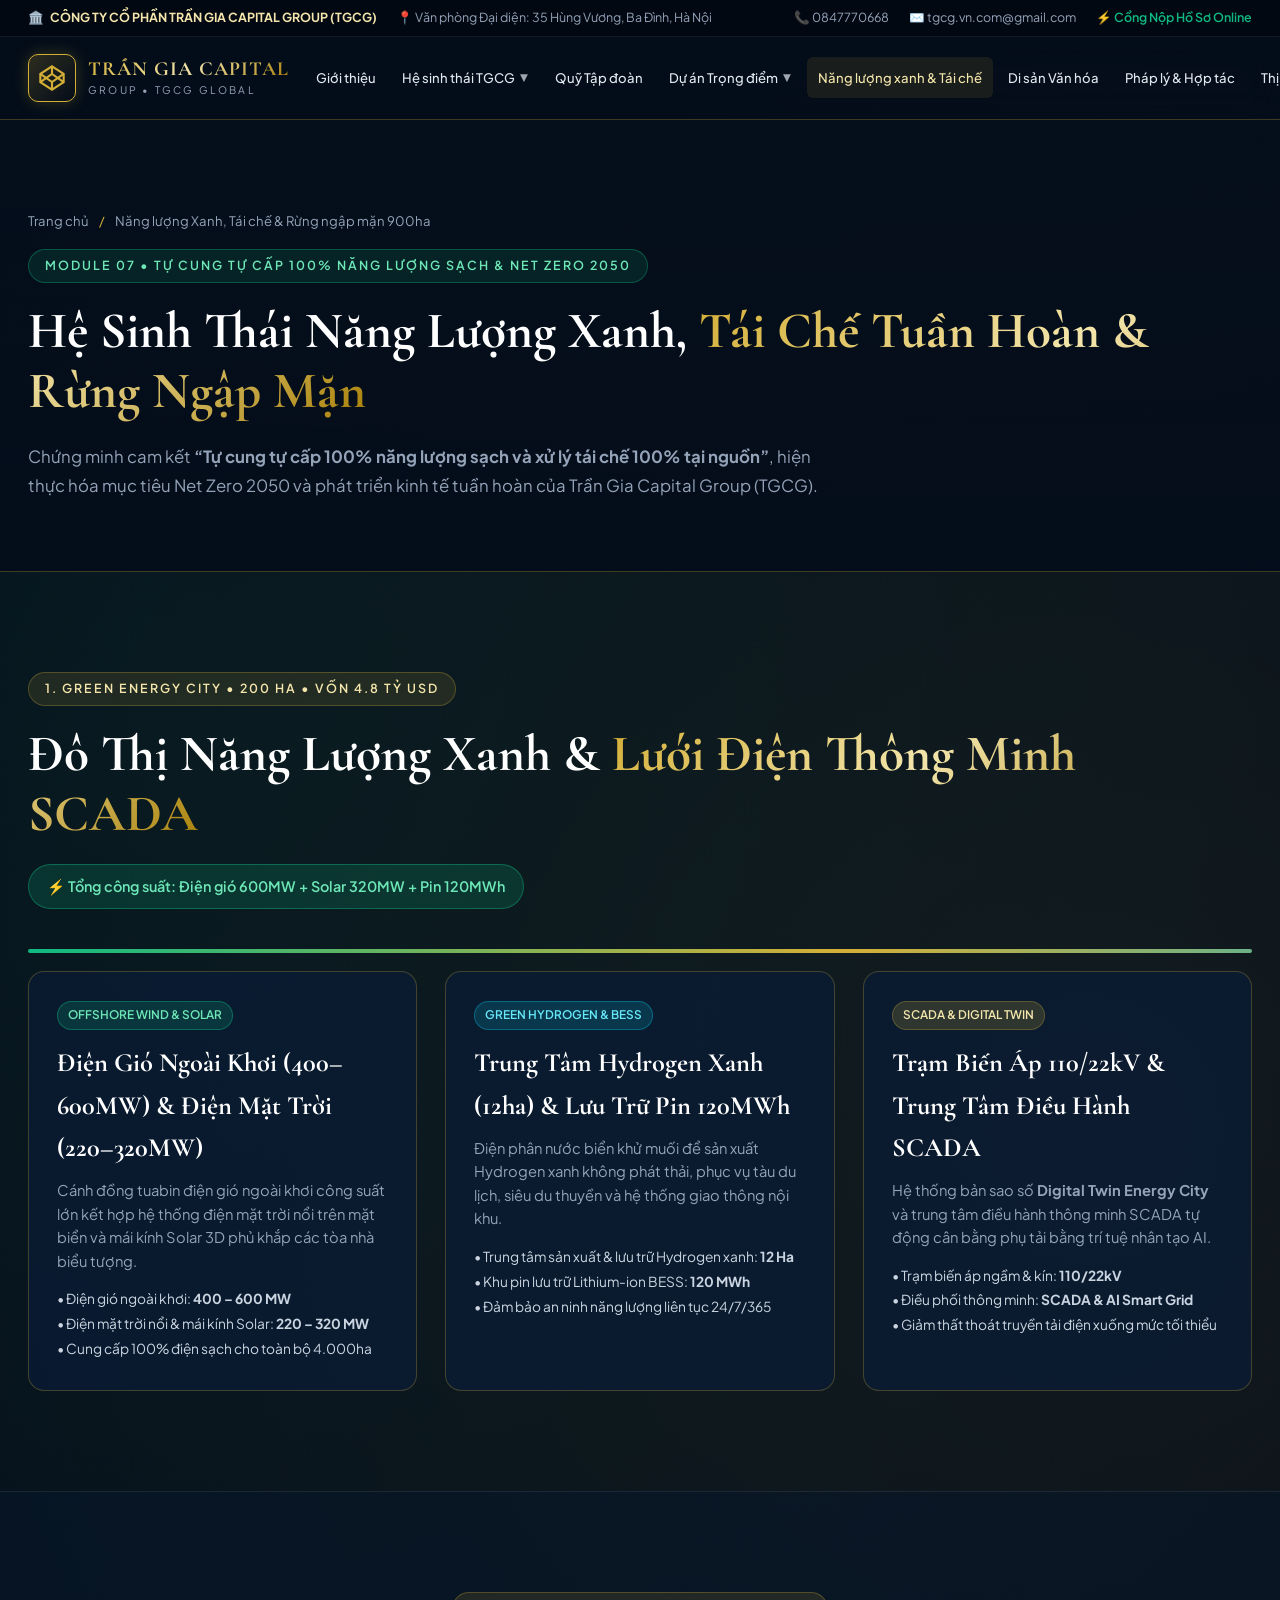
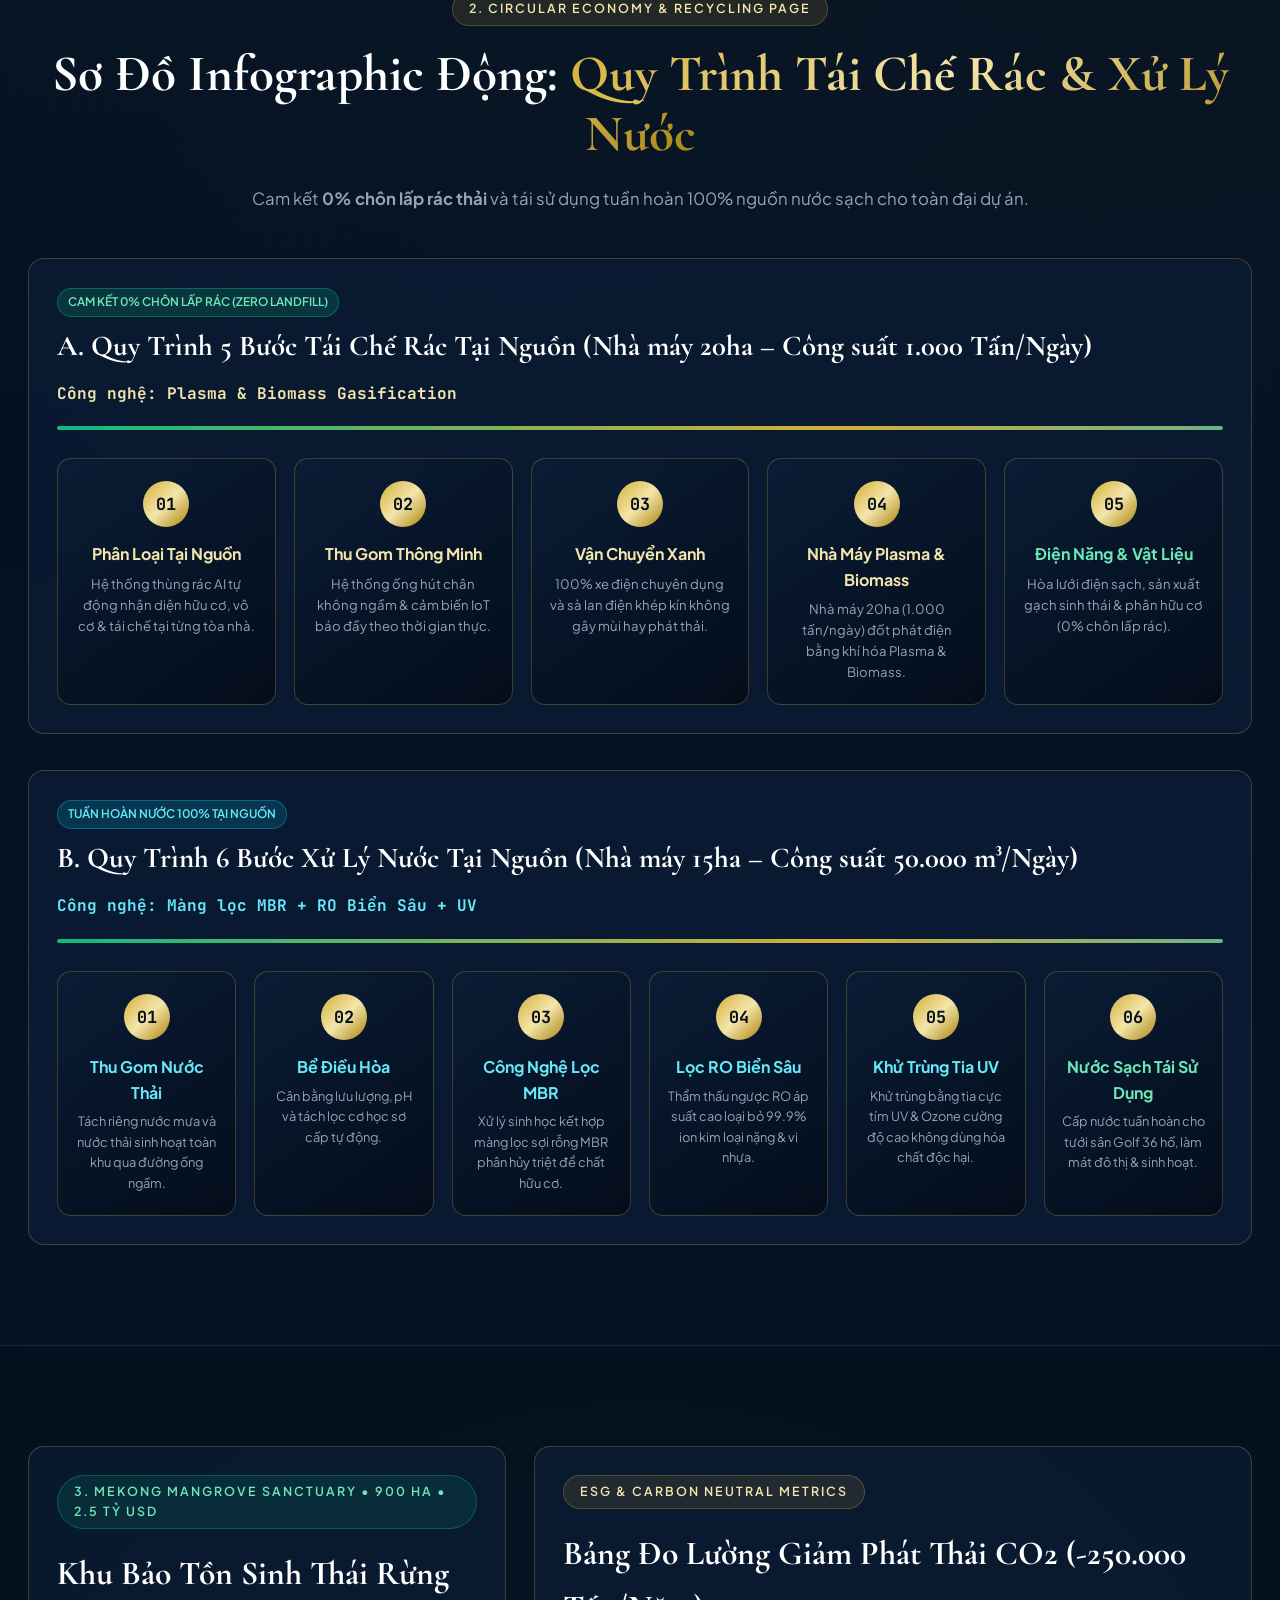
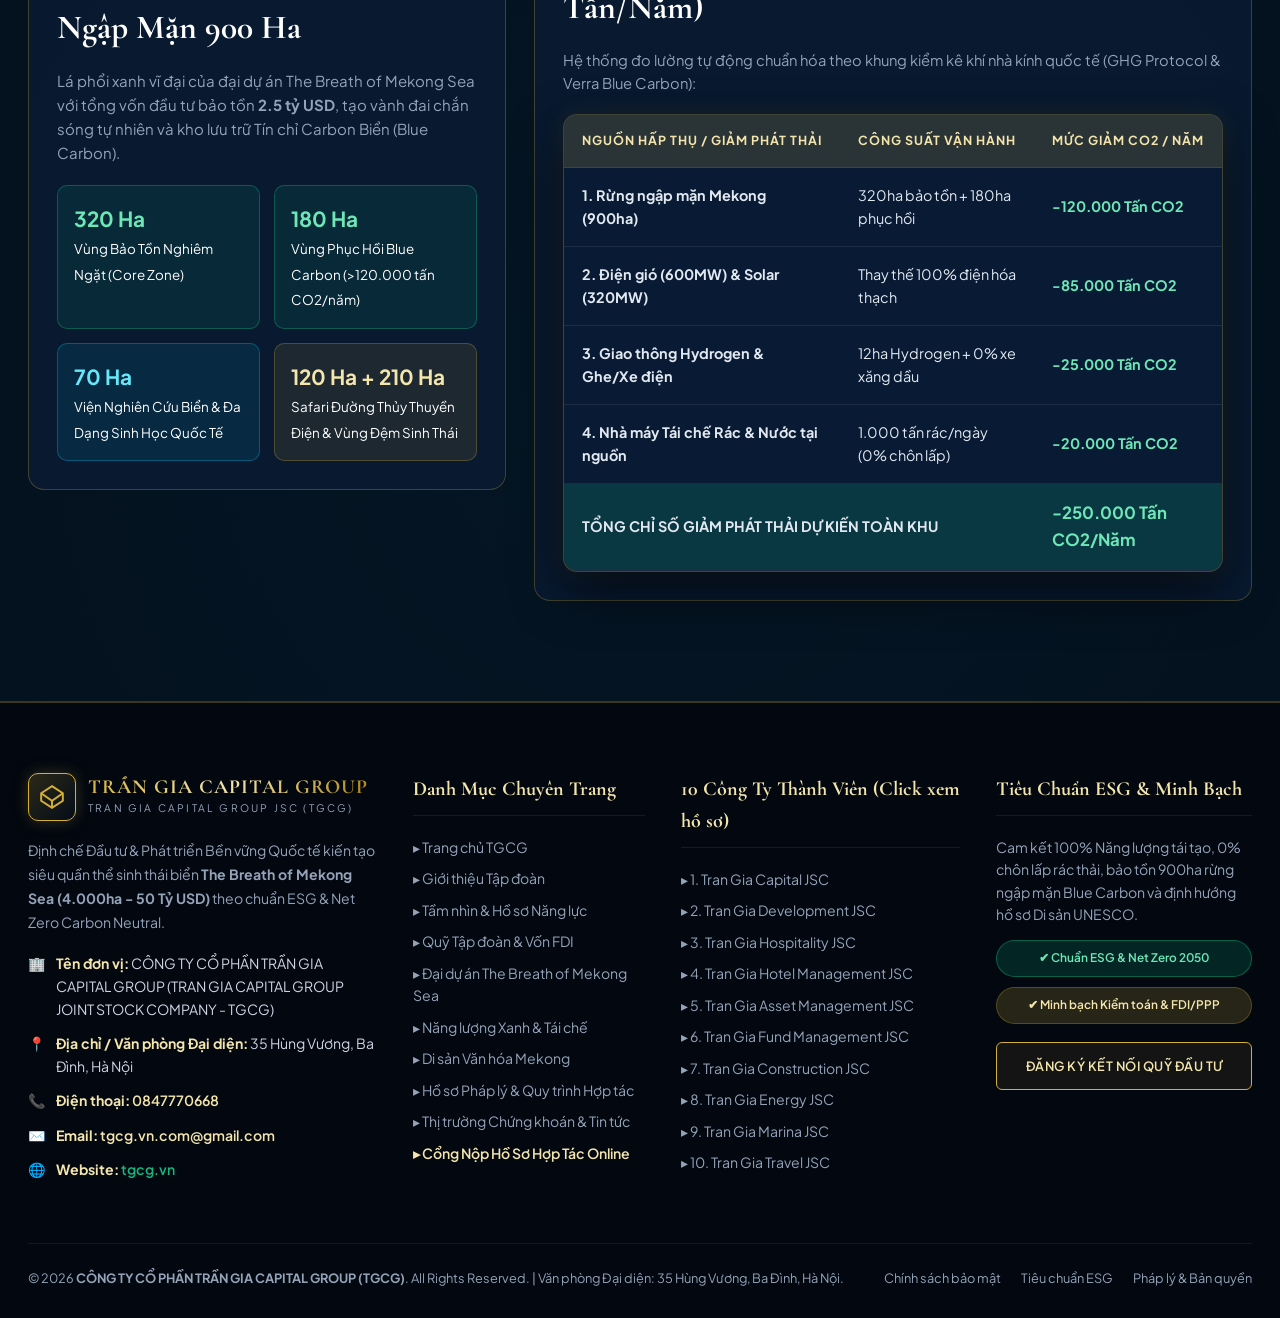
<file: nang-luong-xanh.html>
<!DOCTYPE html>
<html lang="vi">
<head>
  <meta charset="UTF-8" />
  <meta name="viewport" content="width=device-width, initial-scale=1.0" />
  <title>Năng Lượng Xanh, Tái Chế Tuần Hoàn & Rừng Ngập Mặn 900ha | Trần Gia Capital Group</title>
  <meta name="description" content="Green Energy City 200ha (4.8 tỷ USD), Điện gió 600MW, Solar 320MW, Hydrogen xanh 12ha, Quy trình 5 bước tái chế rác 1.000 tấn/ngày (0% chôn lấp), 6 bước xử lý nước 50.000m3/ngày và Rừng ngập mặn 900ha." />
  <link rel="stylesheet" href="css/style.css" />
  <style>
    .flow-arrow-card {
      position: relative;
      background: linear-gradient(145deg, rgba(11, 29, 54, 0.85), rgba(4, 13, 26, 0.95));
      border: 1px solid var(--border-gold);
      border-radius: 14px;
      padding: 22px 16px;
      text-align: center;
      transition: var(--transition);
    }
    .flow-arrow-card:hover {
      border-color: var(--emerald-primary);
      transform: translateY(-6px);
      box-shadow: 0 12px 30px rgba(16, 185, 129, 0.25);
    }
    .energy-pulse-line {
      height: 4px;
      background: linear-gradient(90deg, #10b981, #d4af37, #06b6d4, #10b981);
      background-size: 200% 100%;
      animation: energyStream 3s linear infinite;
      border-radius: 4px;
      margin: 18px 0;
    }
    @keyframes energyStream {
      0% { background-position: 0% 50%; }
      100% { background-position: 200% 50%; }
    }
  </style>
</head>
<body>

  <div id="app-header"></div>

  <section class="page-hero">
    <div class="container">
      <div class="breadcrumb">
        <a href="index.html">Trang chủ</a> <span class="sep">/</span> <span>Năng lượng Xanh, Tái chế & Rừng ngập mặn 900ha</span>
      </div>
      <span class="section-tag emerald">Module 07 • Tự Cung Tự Cấp 100% Năng Lượng Sạch & Net Zero 2050</span>
      <h1 class="section-title">Hệ Sinh Thái Năng Lượng Xanh, <span class="gold-text">Tái Chế Tuần Hoàn & Rừng Ngập Mặn</span></h1>
      <p class="section-desc">
        Chứng minh cam kết <strong>“Tự cung tự cấp 100% năng lượng sạch và xử lý tái chế 100% tại nguồn”</strong>, hiện thực hóa mục tiêu Net Zero 2050 và phát triển kinh tế tuần hoàn của Trần Gia Capital Group (TGCG).
      </p>
    </div>
  </section>

  <!-- 1. GREEN ENERGY CITY (200HA - VỐN 4.8 TỶ USD) -->
  <section class="section-padding">
    <div class="container">
      <div style="display: flex; justify-content: space-between; align-items: flex-end; flex-wrap: wrap; gap: 20px; margin-bottom: 40px;">
        <div>
          <span class="section-tag">1. Green Energy City • 200 Ha • Vốn 4.8 Tỷ USD</span>
          <h2 class="section-title" style="margin-bottom: 0;">Đô Thị Năng Lượng Xanh & <span class="gold-text">Lưới Điện Thông Minh SCADA</span></h2>
        </div>
        <span class="badge-pill badge-emerald" style="font-size: 0.9rem; padding: 10px 18px;">
          ⚡ Tổng công suất: Điện gió 600MW + Solar 320MW + Pin 120MWh
        </span>
      </div>

      <div class="energy-pulse-line"></div>

      <div class="grid-3">
        <div class="luxury-card">
          <span class="badge-pill badge-emerald" style="margin-bottom: 12px;">OFFSHORE WIND & SOLAR</span>
          <h3 style="font-family: var(--font-serif); font-size: 1.65rem; color: #fff; margin-bottom: 10px;">
            Điện Gió Ngoài Khơi (400–600MW) & Điện Mặt Trời (220–320MW)
          </h3>
          <p style="color: var(--text-muted); font-size: 0.92rem; margin-bottom: 14px;">
            Cánh đồng tuabin điện gió ngoài khơi công suất lớn kết hợp hệ thống điện mặt trời nổi trên mặt biển và mái kính Solar 3D phủ khắp các tòa nhà biểu tượng.
          </p>
          <ul style="color: #cbd5e1; font-size: 0.86rem; line-height: 1.8;">
            <li>• Điện gió ngoài khơi: <strong>400 – 600 MW</strong></li>
            <li>• Điện mặt trời nổi & mái kính Solar: <strong>220 – 320 MW</strong></li>
            <li>• Cung cấp 100% điện sạch cho toàn bộ 4.000ha</li>
          </ul>
        </div>

        <div class="luxury-card">
          <span class="badge-pill badge-cyan" style="margin-bottom: 12px;">GREEN HYDROGEN & BESS</span>
          <h3 style="font-family: var(--font-serif); font-size: 1.65rem; color: #fff; margin-bottom: 10px;">
            Trung Tâm Hydrogen Xanh (12ha) & Lưu Trữ Pin 120MWh
          </h3>
          <p style="color: var(--text-muted); font-size: 0.92rem; margin-bottom: 14px;">
            Điện phân nước biển khử muối để sản xuất Hydrogen xanh không phát thải, phục vụ tàu du lịch, siêu du thuyền và hệ thống giao thông nội khu.
          </p>
          <ul style="color: #cbd5e1; font-size: 0.86rem; line-height: 1.8;">
            <li>• Trung tâm sản xuất & lưu trữ Hydrogen xanh: <strong>12 Ha</strong></li>
            <li>• Khu pin lưu trữ Lithium-ion BESS: <strong>120 MWh</strong></li>
            <li>• Đảm bảo an ninh năng lượng liên tục 24/7/365</li>
          </ul>
        </div>

        <div class="luxury-card">
          <span class="badge-pill badge-gold" style="margin-bottom: 12px;">SCADA & DIGITAL TWIN</span>
          <h3 style="font-family: var(--font-serif); font-size: 1.65rem; color: #fff; margin-bottom: 10px;">
            Trạm Biến Áp 110/22kV & Trung Tâm Điều Hành SCADA
          </h3>
          <p style="color: var(--text-muted); font-size: 0.92rem; margin-bottom: 14px;">
            Hệ thống bản sao số <strong>Digital Twin Energy City</strong> và trung tâm điều hành thông minh SCADA tự động cân bằng phụ tải bằng trí tuệ nhân tạo AI.
          </p>
          <ul style="color: #cbd5e1; font-size: 0.86rem; line-height: 1.8;">
            <li>• Trạm biến áp ngầm & kín: <strong>110/22kV</strong></li>
            <li>• Điều phối thông minh: <strong>SCADA & AI Smart Grid</strong></li>
            <li>• Giảm thất thoát truyền tải điện xuống mức tối thiểu</li>
          </ul>
        </div>
      </div>
    </div>
  </section>

  <!-- 2. TRANG TÁI CHẾ & KINH TẾ TUẦN HOÀN (5 BƯỚC RÁC & 6 BƯỚC NƯỚC) -->
  <section class="section-padding" style="background: rgba(7, 22, 44, 0.5); border-top: 1px solid var(--border-subtle); border-bottom: 1px solid var(--border-subtle);">
    <div class="container">
      <div class="text-center" style="margin-bottom: 44px;">
        <span class="section-tag">2. Circular Economy & Recycling Page</span>
        <h2 class="section-title">Sơ Đồ Infographic Động: <span class="gold-text">Quy Trình Tái Chế Rác & Xử Lý Nước</span></h2>
        <p class="section-desc">
          Cam kết <strong>0% chôn lấp rác thải</strong> và tái sử dụng tuần hoàn 100% nguồn nước sạch cho toàn đại dự án.
        </p>
      </div>

      <!-- Quy trình 5 Bước Tái chế Rác tại nguồn -->
      <div class="luxury-card" style="margin-bottom: 36px;">
        <div style="display: flex; justify-content: space-between; align-items: center; flex-wrap: wrap; gap: 12px; margin-bottom: 20px;">
          <div>
            <span class="badge-pill badge-emerald">CAM KẾT 0% CHÔN LẤP RÁC (ZERO LANDFILL)</span>
            <h3 style="font-family: var(--font-serif); font-size: 1.8rem; color: #fff; margin-top: 6px;">
              A. Quy Trình 5 Bước Tái Chế Rác Tại Nguồn (Nhà máy 20ha – Công suất 1.000 Tấn/Ngày)
            </h3>
          </div>
          <strong style="color: var(--gold-light); font-family: var(--font-mono);">Công nghệ: Plasma & Biomass Gasification</strong>
        </div>

        <div class="energy-pulse-line"></div>

        <div class="flow-steps" style="grid-template-columns: repeat(5, 1fr);">
          <div class="flow-arrow-card">
            <div class="step-circle">01</div>
            <h4 style="color: var(--gold-light); margin-bottom: 6px;">Phân Loại Tại Nguồn</h4>
            <p style="font-size: 0.82rem; color: var(--text-muted);">Hệ thống thùng rác AI tự động nhận diện hữu cơ, vô cơ & tái chế tại từng tòa nhà.</p>
          </div>
          <div class="flow-arrow-card">
            <div class="step-circle">02</div>
            <h4 style="color: var(--gold-light); margin-bottom: 6px;">Thu Gom Thông Minh</h4>
            <p style="font-size: 0.82rem; color: var(--text-muted);">Hệ thống ống hút chân không ngầm & cảm biến IoT báo đầy theo thời gian thực.</p>
          </div>
          <div class="flow-arrow-card">
            <div class="step-circle">03</div>
            <h4 style="color: var(--gold-light); margin-bottom: 6px;">Vận Chuyển Xanh</h4>
            <p style="font-size: 0.82rem; color: var(--text-muted);">100% xe điện chuyên dụng và sà lan điện khép kín không gây mùi hay phát thải.</p>
          </div>
          <div class="flow-arrow-card">
            <div class="step-circle">04</div>
            <h4 style="color: var(--gold-light); margin-bottom: 6px;">Nhà Máy Plasma & Biomass</h4>
            <p style="font-size: 0.82rem; color: var(--text-muted);">Nhà máy 20ha (1.000 tấn/ngày) đốt phát điện bằng khí hóa Plasma & Biomass.</p>
          </div>
          <div class="flow-arrow-card">
            <div class="step-circle">05</div>
            <h4 style="color: #6ee7b7; margin-bottom: 6px;">Điện Năng & Vật Liệu</h4>
            <p style="font-size: 0.82rem; color: var(--text-muted);">Hòa lưới điện sạch, sản xuất gạch sinh thái & phân hữu cơ (0% chôn lấp rác).</p>
          </div>
        </div>
      </div>

      <!-- Quy trình 6 Bước Xử lý Nước tại nguồn -->
      <div class="luxury-card">
        <div style="display: flex; justify-content: space-between; align-items: center; flex-wrap: wrap; gap: 12px; margin-bottom: 20px;">
          <div>
            <span class="badge-pill badge-cyan">TUẦN HOÀN NƯỚC 100% TẠI NGUỒN</span>
            <h3 style="font-family: var(--font-serif); font-size: 1.8rem; color: #fff; margin-top: 6px;">
              B. Quy Trình 6 Bước Xử Lý Nước Tại Nguồn (Nhà máy 15ha – Công suất 50.000 m³/Ngày)
            </h3>
          </div>
          <strong style="color: #67e8f9; font-family: var(--font-mono);">Công nghệ: Màng lọc MBR + RO Biển Sâu + UV</strong>
        </div>

        <div class="energy-pulse-line"></div>

        <div class="flow-steps" style="grid-template-columns: repeat(6, 1fr);">
          <div class="flow-arrow-card">
            <div class="step-circle">01</div>
            <h4 style="color: #67e8f9; margin-bottom: 6px;">Thu Gom Nước Thải</h4>
            <p style="font-size: 0.8rem; color: var(--text-muted);">Tách riêng nước mưa và nước thải sinh hoạt toàn khu qua đường ống ngầm.</p>
          </div>
          <div class="flow-arrow-card">
            <div class="step-circle">02</div>
            <h4 style="color: #67e8f9; margin-bottom: 6px;">Bể Điều Hòa</h4>
            <p style="font-size: 0.8rem; color: var(--text-muted);">Cân bằng lưu lượng, pH và tách lọc cơ học sơ cấp tự động.</p>
          </div>
          <div class="flow-arrow-card">
            <div class="step-circle">03</div>
            <h4 style="color: #67e8f9; margin-bottom: 6px;">Công Nghệ Lọc MBR</h4>
            <p style="font-size: 0.8rem; color: var(--text-muted);">Xử lý sinh học kết hợp màng lọc sợi rỗng MBR phân hủy triệt để chất hữu cơ.</p>
          </div>
          <div class="flow-arrow-card">
            <div class="step-circle">04</div>
            <h4 style="color: #67e8f9; margin-bottom: 6px;">Lọc RO Biển Sâu</h4>
            <p style="font-size: 0.8rem; color: var(--text-muted);">Thẩm thấu ngược RO áp suất cao loại bỏ 99.9% ion kim loại nặng & vi nhựa.</p>
          </div>
          <div class="flow-arrow-card">
            <div class="step-circle">05</div>
            <h4 style="color: #67e8f9; margin-bottom: 6px;">Khử Trùng Tia UV</h4>
            <p style="font-size: 0.8rem; color: var(--text-muted);">Khử trùng bằng tia cực tím UV & Ozone cường độ cao không dùng hóa chất độc hại.</p>
          </div>
          <div class="flow-arrow-card">
            <div class="step-circle">06</div>
            <h4 style="color: #6ee7b7; margin-bottom: 6px;">Nước Sạch Tái Sử Dụng</h4>
            <p style="font-size: 0.8rem; color: var(--text-muted);">Cấp nước tuần hoàn cho tưới sân Golf 36 hố, làm mát đô thị & sinh hoạt.</p>
          </div>
        </div>
      </div>
    </div>
  </section>

  <!-- 3. BẢO TỒN SINH THÁI RỪNG NGẬP MẶN 900HA & BẢNG ĐO LƯỜNG CO2 (-250.000 TẤN/NĂM) -->
  <section class="section-padding" id="mangrove">
    <div class="container">
      <div class="grid-2" style="align-items: start;">
        <!-- Left: Rừng ngập mặn 900ha -->
        <div class="luxury-card">
          <span class="section-tag emerald">3. Mekong Mangrove Sanctuary • 900 Ha • 2.5 Tỷ USD</span>
          <h2 style="font-family: var(--font-serif); font-size: 2.1rem; color: #fff; margin-bottom: 14px;">
            Khu Bảo Tồn Sinh Thái Rừng Ngập Mặn 900 Ha
          </h2>
          <p style="color: var(--text-muted); font-size: 0.94rem; margin-bottom: 20px;">
            Lá phổi xanh vĩ đại của đại dự án The Breath of Mekong Sea với tổng vốn đầu tư bảo tồn <strong>2.5 tỷ USD</strong>, tạo vành đai chắn sóng tự nhiên và kho lưu trữ Tín chỉ Carbon Biển (Blue Carbon).
          </p>

          <div class="grid-2" style="gap: 14px;">
            <div style="padding: 16px; background: rgba(16,185,129,0.1); border: 1px solid rgba(16,185,129,0.35); border-radius: 10px;">
              <strong style="color: #6ee7b7; font-size: 1.3rem; display: block;">320 Ha</strong>
              <span style="font-size: 0.84rem; color: #fff;">Vùng Bảo Tồn Nghiêm Ngặt (Core Zone)</span>
            </div>
            <div style="padding: 16px; background: rgba(16,185,129,0.1); border: 1px solid rgba(16,185,129,0.35); border-radius: 10px;">
              <strong style="color: #6ee7b7; font-size: 1.3rem; display: block;">180 Ha</strong>
              <span style="font-size: 0.84rem; color: #fff;">Vùng Phục Hồi Blue Carbon (>120.000 tấn CO2/năm)</span>
            </div>
            <div style="padding: 16px; background: rgba(6,182,212,0.1); border: 1px solid rgba(6,182,212,0.35); border-radius: 10px;">
              <strong style="color: #67e8f9; font-size: 1.3rem; display: block;">70 Ha</strong>
              <span style="font-size: 0.84rem; color: #fff;">Viện Nghiên Cứu Biển & Đa Dạng Sinh Học Quốc Tế</span>
            </div>
            <div style="padding: 16px; background: rgba(212,175,55,0.1); border: 1px solid var(--border-gold); border-radius: 10px;">
              <strong style="color: var(--gold-light); font-size: 1.3rem; display: block;">120 Ha + 210 Ha</strong>
              <span style="font-size: 0.84rem; color: #fff;">Safari Đường Thủy Thuyền Điện & Vùng Đệm Sinh Thái</span>
            </div>
          </div>
        </div>

        <!-- Right: Bảng đo lường chỉ số giảm phát thải CO2 (-250.000 tấn/năm) -->
        <div class="luxury-card">
          <span class="section-tag">ESG & Carbon Neutral Metrics</span>
          <h2 style="font-family: var(--font-serif); font-size: 2.1rem; color: #fff; margin-bottom: 14px;">
            Bảng Đo Lường Giảm Phát Thải CO2 <span class="gold-text">(-250.000 Tấn/Năm)</span>
          </h2>
          <p style="color: var(--text-muted); font-size: 0.92rem; margin-bottom: 18px;">
            Hệ thống đo lường tự động chuẩn hóa theo khung kiểm kê khí nhà kính quốc tế (GHG Protocol & Verra Blue Carbon):
          </p>

          <div class="table-responsive">
            <table class="luxury-table">
              <thead>
                <tr>
                  <th>Nguồn Hấp Thụ / Giảm Phát Thải</th>
                  <th>Công Suất Vận Hành</th>
                  <th>Mức Giảm CO2 / Năm</th>
                </tr>
              </thead>
              <tbody>
                <tr>
                  <td><strong>1. Rừng ngập mặn Mekong (900ha)</strong></td>
                  <td>320ha bảo tồn + 180ha phục hồi</td>
                  <td><strong style="color: #6ee7b7;">-120.000 Tấn CO2</strong></td>
                </tr>
                <tr>
                  <td><strong>2. Điện gió (600MW) & Solar (320MW)</strong></td>
                  <td>Thay thế 100% điện hóa thạch</td>
                  <td><strong style="color: #6ee7b7;">-85.000 Tấn CO2</strong></td>
                </tr>
                <tr>
                  <td><strong>3. Giao thông Hydrogen & Ghe/Xe điện</strong></td>
                  <td>12ha Hydrogen + 0% xe xăng dầu</td>
                  <td><strong style="color: #6ee7b7;">-25.000 Tấn CO2</strong></td>
                </tr>
                <tr>
                  <td><strong>4. Nhà máy Tái chế Rác & Nước tại nguồn</strong></td>
                  <td>1.000 tấn rác/ngày (0% chôn lấp)</td>
                  <td><strong style="color: #6ee7b7;">-20.000 Tấn CO2</strong></td>
                </tr>
                <tr style="background: rgba(16, 185, 129, 0.18);">
                  <td colspan="2"><strong>TỔNG CHỈ SỐ GIẢM PHÁT THẢI DỰ KIẾN TOÀN KHU</strong></td>
                  <td><strong style="color: #6ee7b7; font-size: 1.05rem;">-250.000 Tấn CO2/Năm</strong></td>
                </tr>
              </tbody>
            </table>
          </div>
        </div>
      </div>
    </div>
  </section>

  <div id="app-footer"></div>
  <script src="js/main.js"></script>
</body>
</html>
</file>
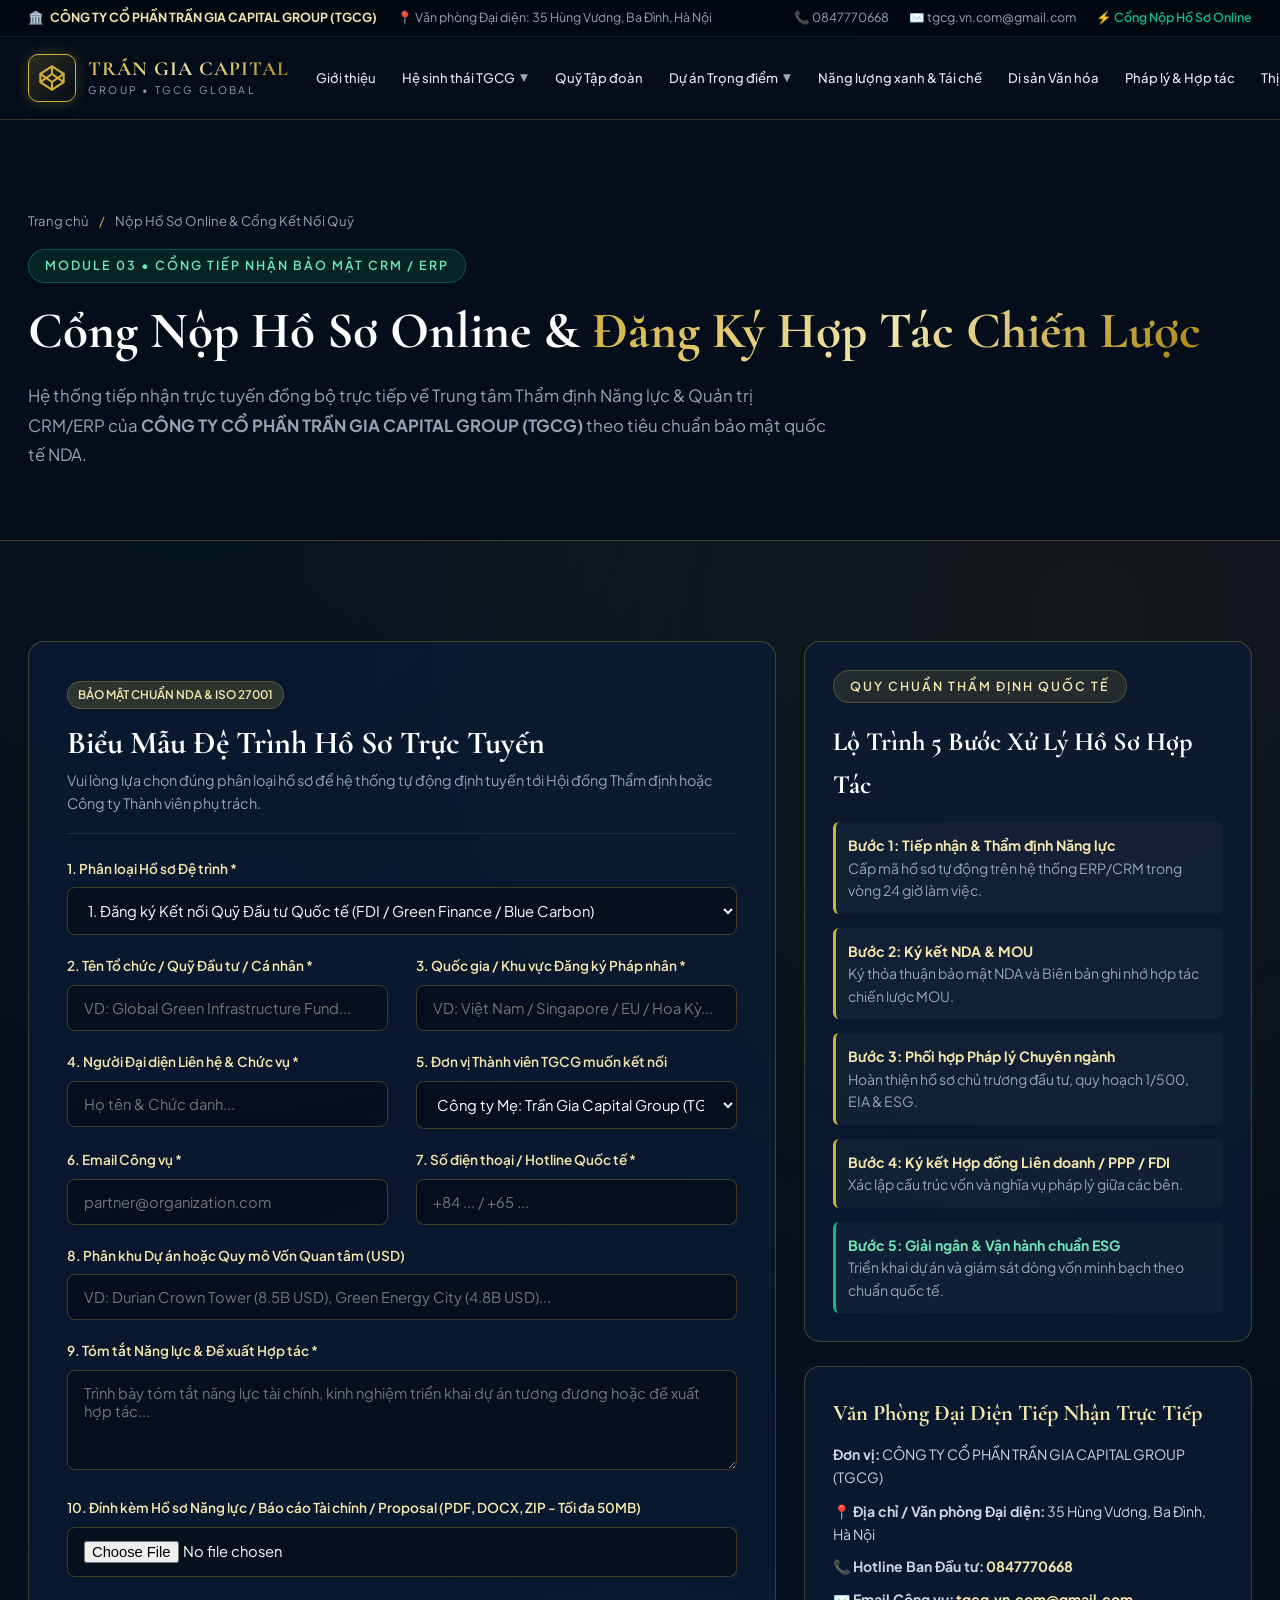
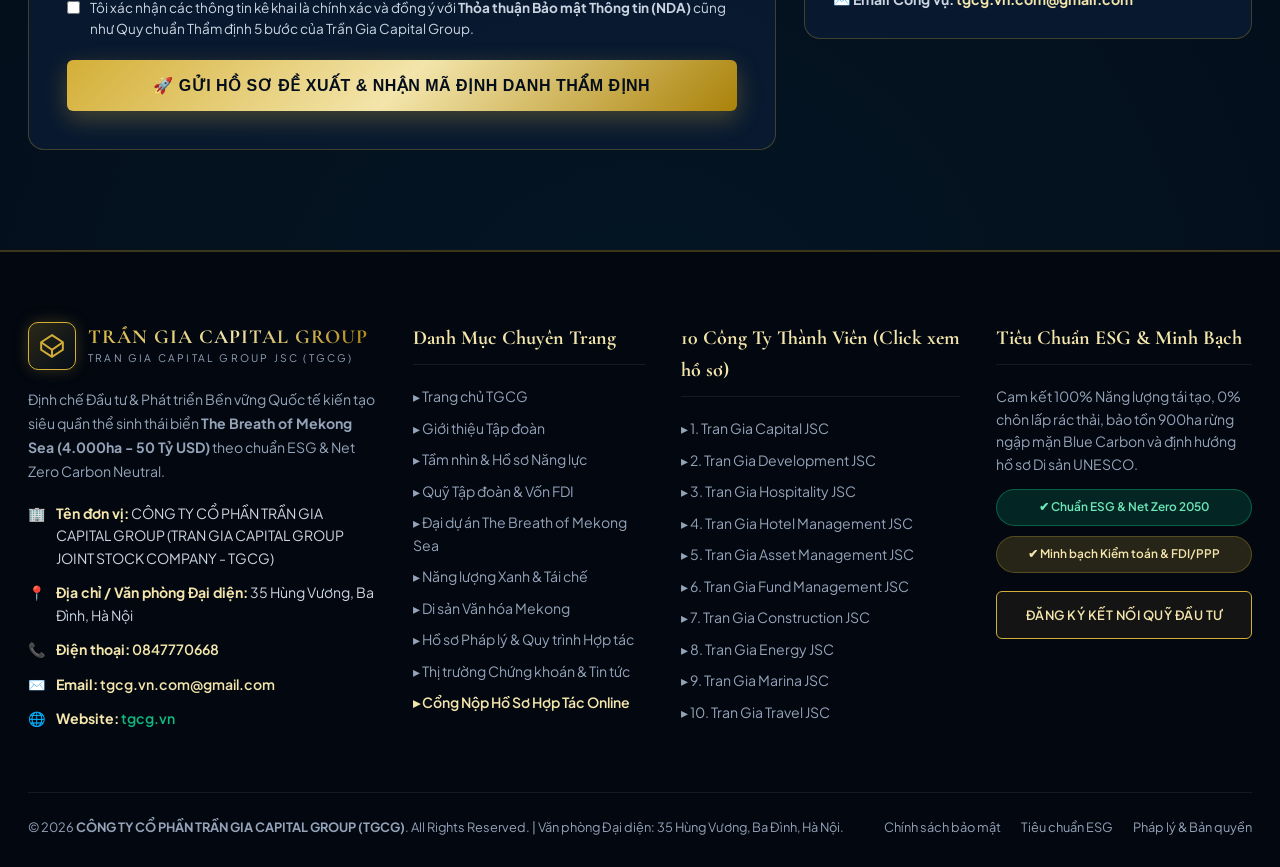
<file: nop-ho-so.html>
<!DOCTYPE html>
<html lang="vi">
<head>
  <meta charset="UTF-8" />
  <meta name="viewport" content="width=device-width, initial-scale=1.0" />
  <title>Nộp Hồ Sơ Online & Kết Nối Quỹ Đầu Tư | Trần Gia Capital Group (TGCG)</title>
  <meta name="description" content="Cổng tiếp nhận Hồ sơ Đề xuất Hợp tác Đầu tư FDI/PPP, Kết nối Quỹ Tập đoàn, Đối tác Vận hành 7 sao và Ứng tuyển Nhân sự Cấp cao TGCG." />
  <link rel="stylesheet" href="css/style.css" />
</head>
<body>

  <div id="app-header"></div>

  <section class="page-hero">
    <div class="container">
      <div class="breadcrumb">
        <a href="index.html">Trang chủ</a> <span class="sep">/</span> <span>Nộp Hồ Sơ Online & Cổng Kết Nối Quỹ</span>
      </div>
      <span class="section-tag emerald">Module 03 • Cổng Tiếp Nhận Bảo Mật CRM / ERP</span>
      <h1 class="section-title">Cổng Nộp Hồ Sơ Online & <span class="gold-text">Đăng Ký Hợp Tác Chiến Lược</span></h1>
      <p class="section-desc">
        Hệ thống tiếp nhận trực tuyến đồng bộ trực tiếp về Trung tâm Thẩm định Năng lực & Quản trị CRM/ERP của <strong>CÔNG TY CỔ PHẦN TRẦN GIA CAPITAL GROUP (TGCG)</strong> theo tiêu chuẩn bảo mật quốc tế NDA.
      </p>
    </div>
  </section>

  <section class="section-padding">
    <div class="container">
      <div class="grid-2" style="grid-template-columns: 1.25fr 0.75fr; align-items: start;">
        <!-- Cột Trái: Form Nộp Hồ Sơ Đa Năng -->
        <div class="luxury-card" style="padding: 38px;">
          <div style="border-bottom: 1px solid var(--border-subtle); padding-bottom: 18px; margin-bottom: 24px;">
            <span class="badge-pill badge-gold">BẢO MẬT CHUẨN NDA & ISO 27001</span>
            <h2 style="font-family: var(--font-serif); font-size: 2rem; color: #fff; margin-top: 8px;">
              Biểu Mẫu Đệ Trình Hồ Sơ Trực Tuyến
            </h2>
            <p style="color: var(--text-muted); font-size: 0.9rem;">
              Vui lòng lựa chọn đúng phân loại hồ sơ để hệ thống tự động định tuyến tới Hội đồng Thẩm định hoặc Công ty Thành viên phụ trách.
            </p>
          </div>

          <form id="onlineApplicationForm" onsubmit="submitTGCGApplication(event)">
            <div class="form-group">
              <label class="form-label">1. Phân loại Hồ sơ Đệ trình *</label>
              <select class="form-control" id="appType" required>
                <option value="FDI_FUND">1. Đăng ký Kết nối Quỹ Đầu tư Quốc tế (FDI / Green Finance / Blue Carbon)</option>
                <option value="PPP_INFRA">2. Hồ sơ Đề xuất Hợp tác Đầu tư Hạ tầng PPP (Cảng biển, Năng lượng, Sân bay)</option>
                <option value="STRATEGIC_PARTNER">3. Hồ sơ Năng lực Đối tác Chiến lược (Vận hành 7 sao, BIM Parametric, AI/SCADA)</option>
                <option value="CONTRACTOR">4. Hồ sơ Năng lực Nhà thầu Xây dựng & Cung ứng Vật liệu Xanh</option>
                <option value="EXEC_TALENT">5. Ứng tuyển Nhân sự Cấp cao / Chuyên gia Quốc tế (Executive Talent)</option>
              </select>
            </div>

            <div class="grid-2">
              <div class="form-group">
                <label class="form-label">2. Tên Tổ chức / Quỹ Đầu tư / Cá nhân *</label>
                <input type="text" class="form-control" id="orgName" placeholder="VD: Global Green Infrastructure Fund..." required />
              </div>
              <div class="form-group">
                <label class="form-label">3. Quốc gia / Khu vực Đăng ký Pháp nhân *</label>
                <input type="text" class="form-control" id="country" placeholder="VD: Việt Nam / Singapore / EU / Hoa Kỳ..." required />
              </div>
            </div>

            <div class="grid-2">
              <div class="form-group">
                <label class="form-label">4. Người Đại diện Liên hệ & Chức vụ *</label>
                <input type="text" class="form-control" id="contactPerson" placeholder="Họ tên & Chức danh..." required />
              </div>
              <div class="form-group">
                <label class="form-label">5. Đơn vị Thành viên TGCG muốn kết nối</label>
                <select class="form-control" id="targetSub">
                  <option value="ALL">Công ty Mẹ: Trần Gia Capital Group (TGCG)</option>
                  <option value="TGC-INV">1. Tran Gia Capital JSC (M&A & Đầu tư)</option>
                  <option value="TGC-DEV">2. Tran Gia Development JSC (Phát triển BĐS)</option>
                  <option value="TGC-HOS">3. Tran Gia Hospitality JSC (Khách sạn & Khu nghỉ dưỡng)</option>
                  <option value="TGC-HMG">4. Tran Gia Hotel Management JSC (Quản lý & Vận hành KS)</option>
                  <option value="TGC-AMG">5. Tran Gia Asset Management JSC (Quản lý tài sản)</option>
                  <option value="TGC-FMG">6. Tran Gia Fund Management JSC (Quản lý quỹ)</option>
                  <option value="TGC-CON">7. Tran Gia Construction JSC (Xây dựng)</option>
                  <option value="TGC-ENE">8. Tran Gia Energy JSC (Năng lượng)</option>
                  <option value="TGC-MAR">9. Tran Gia Marina JSC (Bến du thuyền & Cảng biển)</option>
                  <option value="TGC-TRV">10. Tran Gia Travel JSC (Du lịch & Lữ hành)</option>
                </select>
              </div>
            </div>

            <div class="grid-2">
              <div class="form-group">
                <label class="form-label">6. Email Công vụ *</label>
                <input type="email" class="form-control" id="email" placeholder="partner@organization.com" required />
              </div>
              <div class="form-group">
                <label class="form-label">7. Số điện thoại / Hotline Quốc tế *</label>
                <input type="tel" class="form-control" id="phone" placeholder="+84 ... / +65 ..." required />
              </div>
            </div>

            <div class="form-group">
              <label class="form-label">8. Phân khu Dự án hoặc Quy mô Vốn Quan tâm (USD)</label>
              <input type="text" class="form-control" id="capitalScale" placeholder="VD: Durian Crown Tower (8.5B USD), Green Energy City (4.8B USD)..." />
            </div>

            <div class="form-group">
              <label class="form-label">9. Tóm tắt Năng lực & Đề xuất Hợp tác *</label>
              <textarea class="form-control" id="summary" rows="4" placeholder="Trình bày tóm tắt năng lực tài chính, kinh nghiệm triển khai dự án tương đương hoặc đề xuất hợp tác..." required></textarea>
            </div>

            <div class="form-group">
              <label class="form-label">10. Đính kèm Hồ sơ Năng lực / Báo cáo Tài chính / Proposal (PDF, DOCX, ZIP - Tối đa 50MB)</label>
              <input type="file" class="form-control" id="fileAttachment" accept=".pdf,.doc,.docx,.zip,.pptx" />
            </div>

            <div style="margin: 20px 0; font-size: 0.85rem; color: #cbd5e1; display: flex; gap: 10px; align-items: flex-start;">
              <input type="checkbox" id="ndaConsent" required style="margin-top: 4px;" />
              <label for="ndaConsent">
                Tôi xác nhận các thông tin kê khai là chính xác và đồng ý với <strong>Thỏa thuận Bảo mật Thông tin (NDA)</strong> cũng như Quy chuẩn Thẩm định 5 bước của Trần Gia Capital Group.
              </label>
            </div>

            <button type="submit" class="btn btn-gold" style="width: 100%; padding: 16px; font-size: 1rem;">
              🚀 Gửi Hồ Sơ Đề Xuất & Nhận Mã Định Danh Thẩm Định
            </button>
          </form>

          <!-- Thông báo kết quả nộp hồ sơ -->
          <div id="submissionResult" style="display: none; margin-top: 24px; padding: 24px; border-radius: 12px; background: rgba(16, 185, 129, 0.15); border: 1px solid var(--emerald-primary);"></div>
        </div>

        <!-- Cột Phải: Quy chuẩn 5 Bước Tiếp Nhận & Thông Tin Liên Hệ Chính Danh -->
        <div>
          <div class="luxury-card" style="margin-bottom: 24px;">
            <span class="section-tag">Quy Chuẩn Thẩm Định Quốc Tế</span>
            <h3 style="font-family: var(--font-serif); font-size: 1.65rem; color: #fff; margin-bottom: 16px;">
              Lộ Trình 5 Bước Xử Lý Hồ Sơ Hợp Tác
            </h3>
            <ul style="display: flex; flex-direction: column; gap: 14px; font-size: 0.88rem;">
              <li style="padding: 12px; background: rgba(255,255,255,0.03); border-left: 3px solid var(--gold-primary); border-radius: 6px;">
                <strong style="color: var(--gold-light); display: block;">Bước 1: Tiếp nhận & Thẩm định Năng lực</strong>
                <span style="color: var(--text-muted);">Cấp mã hồ sơ tự động trên hệ thống ERP/CRM trong vòng 24 giờ làm việc.</span>
              </li>
              <li style="padding: 12px; background: rgba(255,255,255,0.03); border-left: 3px solid var(--gold-primary); border-radius: 6px;">
                <strong style="color: var(--gold-light); display: block;">Bước 2: Ký kết NDA & MOU</strong>
                <span style="color: var(--text-muted);">Ký thỏa thuận bảo mật NDA và Biên bản ghi nhớ hợp tác chiến lược MOU.</span>
              </li>
              <li style="padding: 12px; background: rgba(255,255,255,0.03); border-left: 3px solid var(--gold-primary); border-radius: 6px;">
                <strong style="color: var(--gold-light); display: block;">Bước 3: Phối hợp Pháp lý Chuyên ngành</strong>
                <span style="color: var(--text-muted);">Hoàn thiện hồ sơ chủ trương đầu tư, quy hoạch 1/500, EIA & ESG.</span>
              </li>
              <li style="padding: 12px; background: rgba(255,255,255,0.03); border-left: 3px solid var(--gold-primary); border-radius: 6px;">
                <strong style="color: var(--gold-light); display: block;">Bước 4: Ký kết Hợp đồng Liên doanh / PPP / FDI</strong>
                <span style="color: var(--text-muted);">Xác lập cấu trúc vốn và nghĩa vụ pháp lý giữa các bên.</span>
              </li>
              <li style="padding: 12px; background: rgba(255,255,255,0.03); border-left: 3px solid var(--emerald-primary); border-radius: 6px;">
                <strong style="color: #6ee7b7; display: block;">Bước 5: Giải ngân & Vận hành chuẩn ESG</strong>
                <span style="color: var(--text-muted);">Triển khai dự án và giám sát dòng vốn minh bạch theo chuẩn quốc tế.</span>
              </li>
            </ul>
          </div>

          <div class="luxury-card">
            <h4 style="font-family: var(--font-serif); font-size: 1.4rem; color: var(--gold-light); margin-bottom: 12px;">
              Văn Phòng Đại Diện Tiếp Nhận Trực Tiếp
            </h4>
            <p style="font-size: 0.88rem; color: #cbd5e1; margin-bottom: 12px;">
              <strong>Đơn vị:</strong> CÔNG TY CỔ PHẦN TRẦN GIA CAPITAL GROUP (TGCG)
            </p>
            <p style="font-size: 0.88rem; color: #cbd5e1; margin-bottom: 10px;">
              📍 <strong>Địa chỉ / Văn phòng Đại diện:</strong> 35 Hùng Vương, Ba Đình, Hà Nội
            </p>
            <p style="font-size: 0.88rem; color: #cbd5e1; margin-bottom: 10px;">
              📞 <strong>Hotline Ban Đầu tư:</strong> <a href="tel:0847770668" style="color: var(--gold-light); font-weight: 700;">0847770668</a>
            </p>
            <p style="font-size: 0.88rem; color: #cbd5e1;">
              ✉️ <strong>Email Công vụ:</strong> <a href="mailto:tgcg.vn.com@gmail.com" style="color: var(--gold-light); font-weight: 700;">tgcg.vn.com@gmail.com</a>
            </p>
          </div>
        </div>
      </div>
    </div>
  </section>

  <div id="app-footer"></div>

  <script src="js/main.js"></script>
  <script>
    function submitTGCGApplication(e) {
      e.preventDefault();
      const org = document.getElementById('orgName').value;
      const appTypeSelect = document.getElementById('appType');
      const appTypeText = appTypeSelect.options[appTypeSelect.selectedIndex].text;
      const code = 'TGCG-NDA-' + Math.floor(100000 + Math.random() * 900000);

      const resBox = document.getElementById('submissionResult');
      resBox.style.display = 'block';
      resBox.innerHTML = `
        <h3 style="color: #6ee7b7; font-family: var(--font-serif); font-size: 1.5rem; margin-bottom: 8px;">
          ✔ Đệ trình Hồ sơ Thành công! Mã định danh: <span style="color: var(--gold-light);">${code}</span>
        </h3>
        <p style="color: #e2e8f0; font-size: 0.92rem; margin-bottom: 8px;">
          Hồ sơ của <strong>${org}</strong> thuộc phân mục <em>"${appTypeText}"</em> đã được mã hóa và đồng bộ vào Cổng CRM/ERP của <strong>CÔNG TY CỔ PHẦN TRẦN GIA CAPITAL GROUP (TGCG)</strong>.
        </p>
        <p style="color: var(--text-muted); font-size: 0.85rem;">
          Hội đồng Thẩm định sẽ phản hồi qua Email công vụ và số điện thoại đăng ký trong vòng 24 giờ làm việc. Hotline hỗ trợ trực tiếp: <strong>0847770668</strong>.
        </p>
      `;
      resBox.scrollIntoView({ behavior: 'smooth', block: 'center' });
    }
  </script>
</body>
</html>
</file>
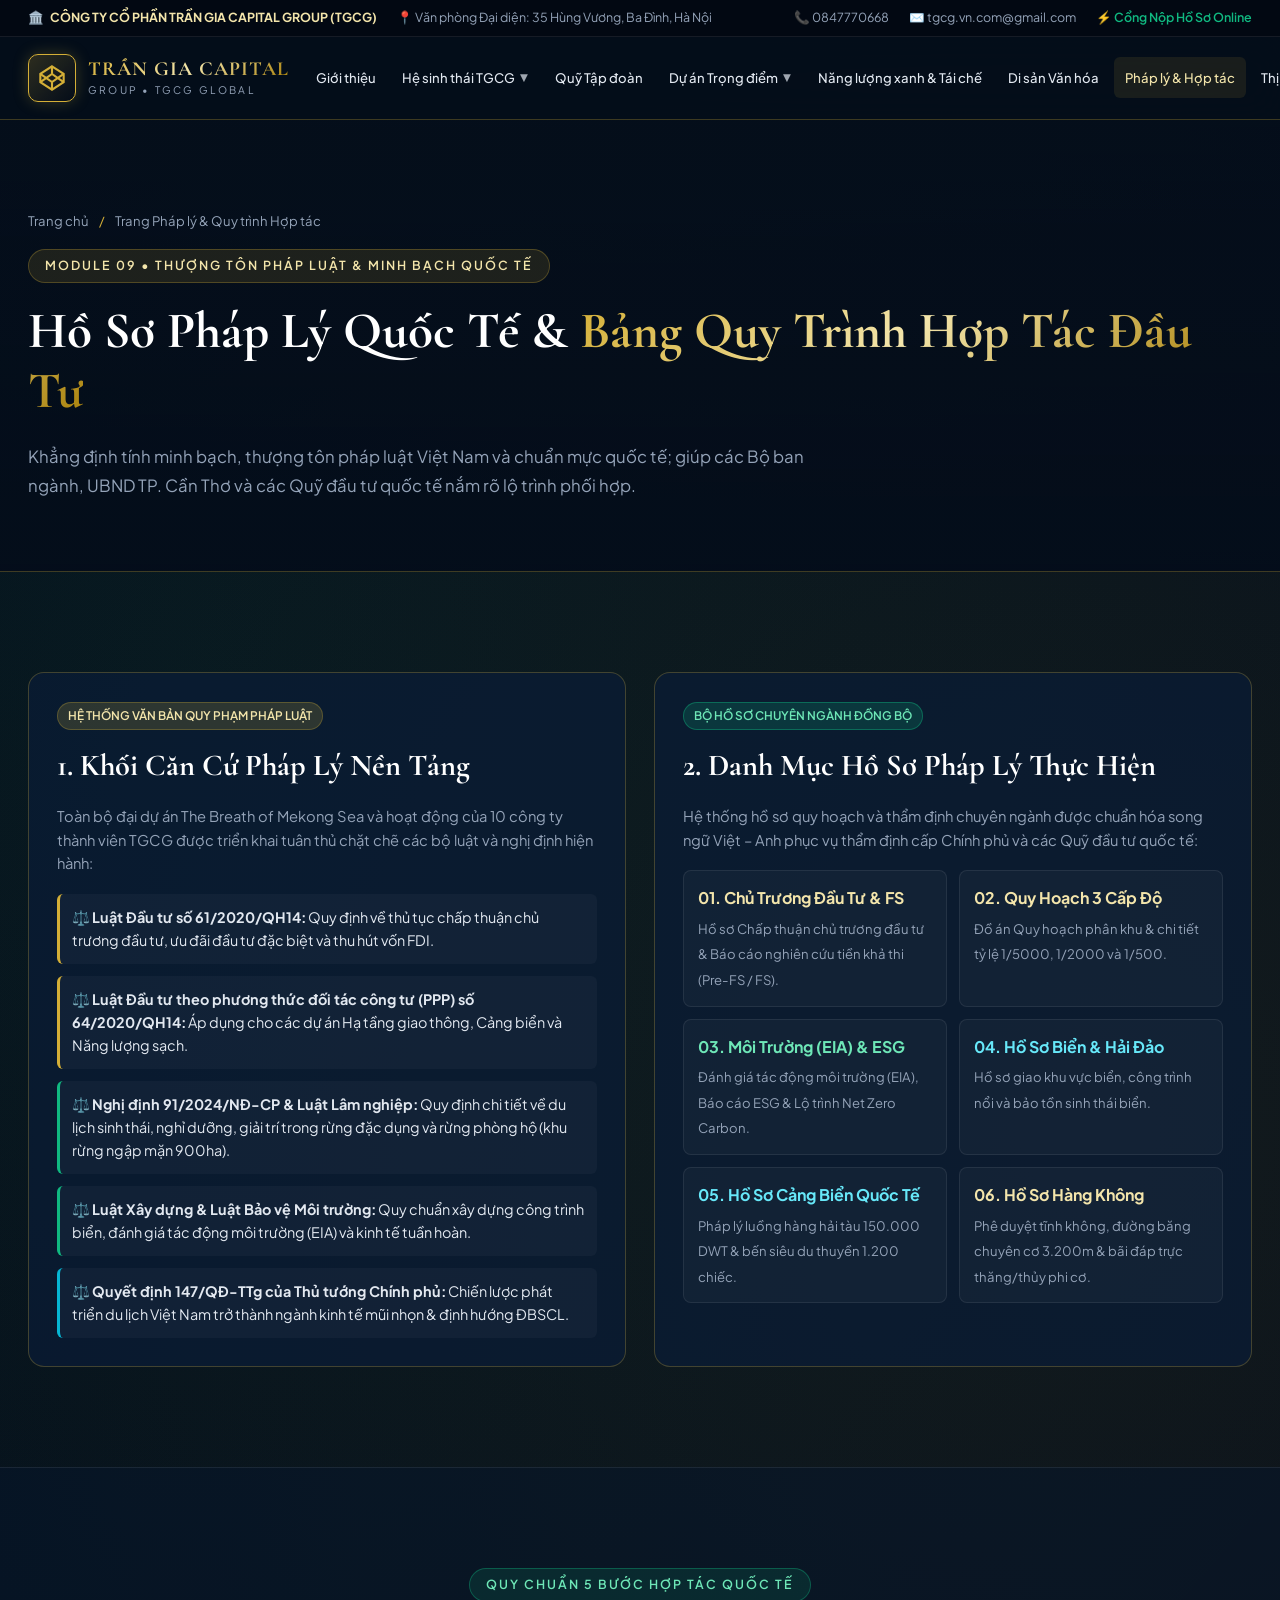
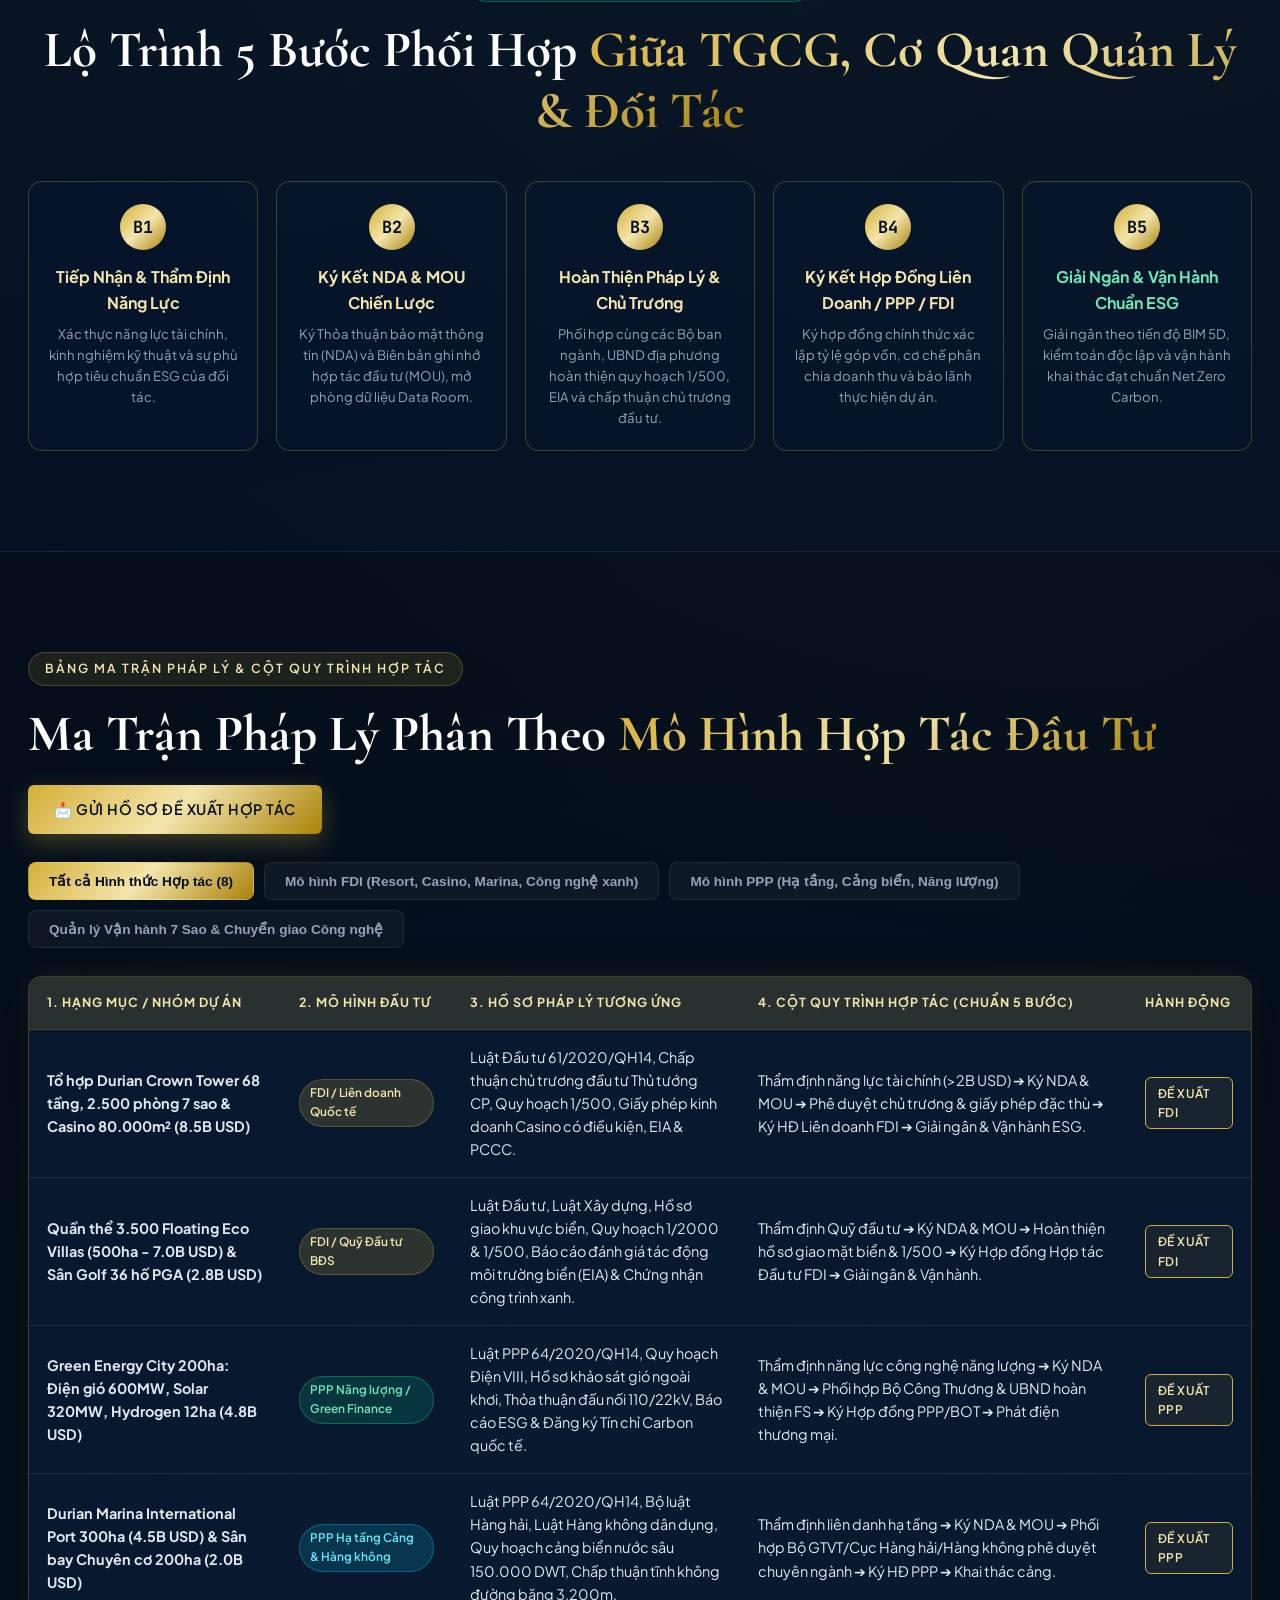
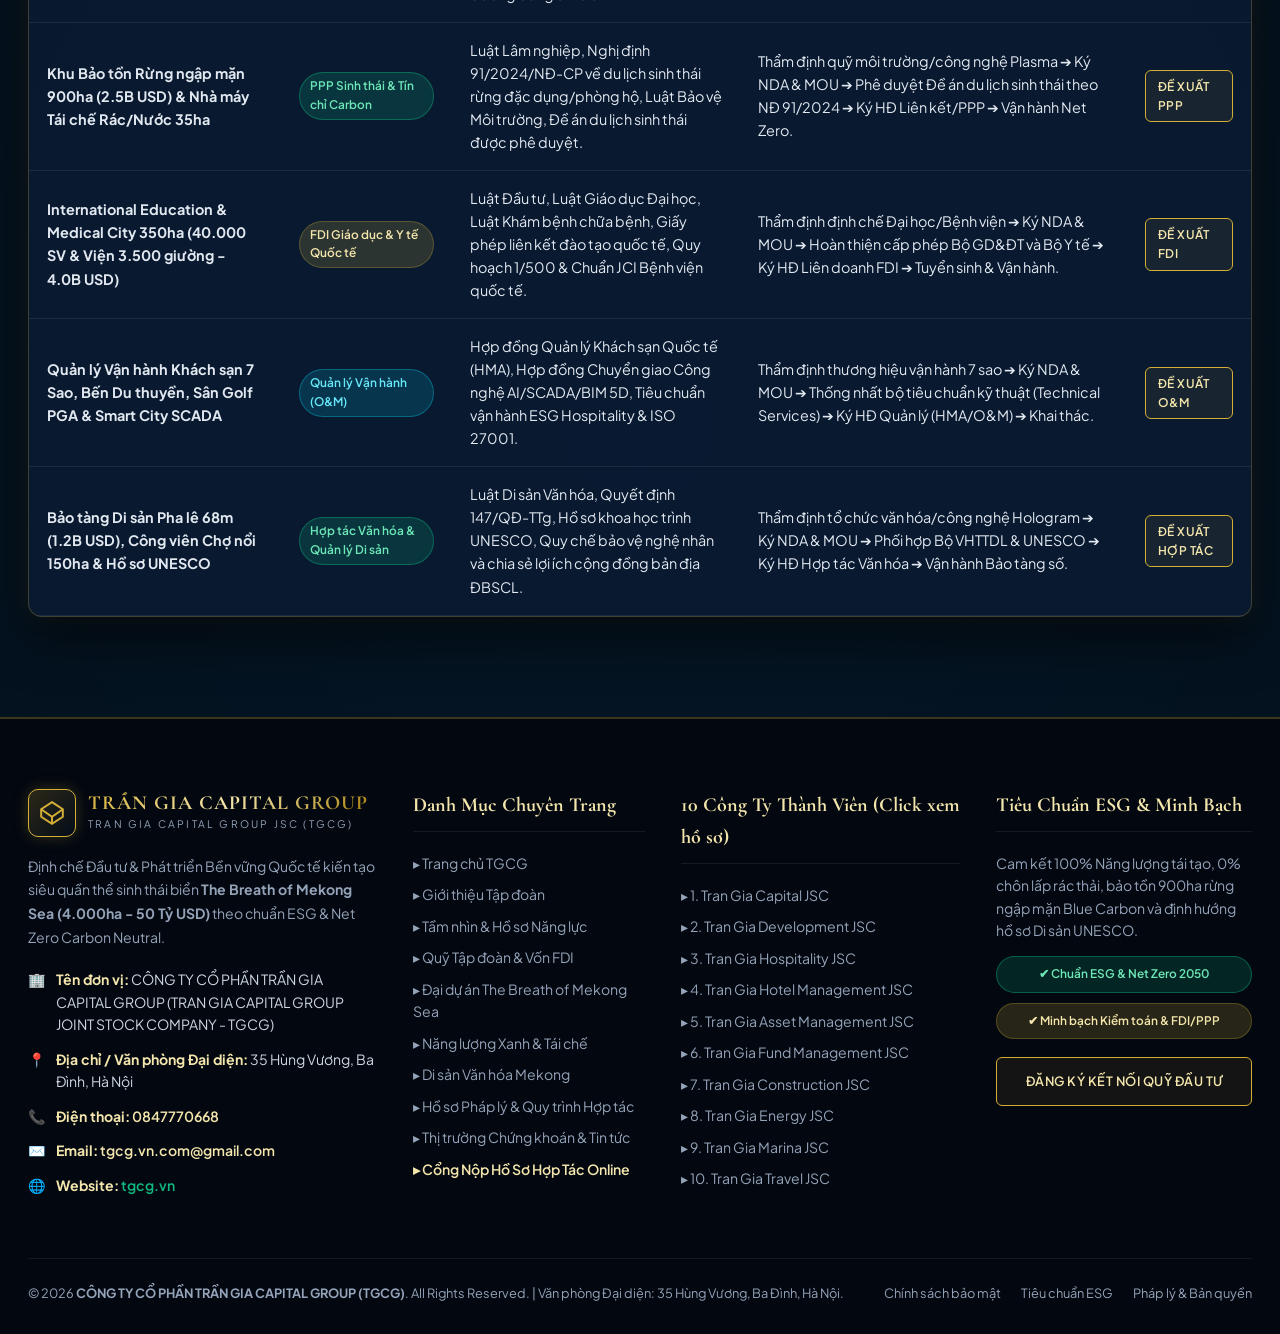
<file: phap-ly-hop-tac.html>
<!DOCTYPE html>
<html lang="vi">
<head>
  <meta charset="UTF-8" />
  <meta name="viewport" content="width=device-width, initial-scale=1.0" />
  <title>Hồ Sơ Pháp Lý Quốc Tế & Quy Trình Hợp Tác Đầu Tư | Trần Gia Capital Group</title>
  <meta name="description" content="Khối Căn cứ Pháp lý (Luật Đầu tư 61/2020/QH14, Luật PPP 64/2020/QH14, Nghị định 91/2024/NĐ-CP), Danh mục Hồ sơ Pháp lý Thực hiện và Bảng Ma trận Pháp lý kèm Quy trình Hợp tác 5 bước." />
  <link rel="stylesheet" href="css/style.css" />
</head>
<body>

  <div id="app-header"></div>

  <section class="page-hero">
    <div class="container">
      <div class="breadcrumb">
        <a href="index.html">Trang chủ</a> <span class="sep">/</span> <span>Trang Pháp lý & Quy trình Hợp tác</span>
      </div>
      <span class="section-tag">Module 09 • Thượng Tôn Pháp Luật & Minh Bạch Quốc Tế</span>
      <h1 class="section-title">Hồ Sơ Pháp Lý Quốc Tế & <span class="gold-text">Bảng Quy Trình Hợp Tác Đầu Tư</span></h1>
      <p class="section-desc">
        Khẳng định tính minh bạch, thượng tôn pháp luật Việt Nam và chuẩn mực quốc tế; giúp các Bộ ban ngành, UBND TP. Cần Thơ và các Quỹ đầu tư quốc tế nắm rõ lộ trình phối hợp.
      </p>
    </div>
  </section>

  <!-- 1. KHỐI CĂN CỨ PHÁP LÝ & DANH MỤC HỒ SƠ PHÁP LÝ THỰC HIỆN -->
  <section class="section-padding">
    <div class="container">
      <div class="grid-2">
        <!-- Cột 1: Khối Căn cứ Pháp lý -->
        <div class="luxury-card">
          <span class="badge-pill badge-gold" style="margin-bottom: 12px;">HỆ THỐNG VĂN BẢN QUY PHẠM PHÁP LUẬT</span>
          <h2 style="font-family: var(--font-serif); font-size: 1.9rem; color: #fff; margin-bottom: 14px;">
            1. Khối Căn Cứ Pháp Lý Nền Tảng
          </h2>
          <p style="color: var(--text-muted); font-size: 0.92rem; margin-bottom: 18px;">
            Toàn bộ đại dự án The Breath of Mekong Sea và hoạt động của 10 công ty thành viên TGCG được triển khai tuân thủ chặt chẽ các bộ luật và nghị định hiện hành:
          </p>
          <ul style="display: flex; flex-direction: column; gap: 12px; font-size: 0.9rem; color: #e2e8f0;">
            <li style="padding: 12px; background: rgba(255,255,255,0.03); border-left: 3px solid var(--gold-primary); border-radius: 6px;">
              ⚖️ <strong>Luật Đầu tư số 61/2020/QH14:</strong> Quy định về thủ tục chấp thuận chủ trương đầu tư, ưu đãi đầu tư đặc biệt và thu hút vốn FDI.
            </li>
            <li style="padding: 12px; background: rgba(255,255,255,0.03); border-left: 3px solid var(--gold-primary); border-radius: 6px;">
              ⚖️ <strong>Luật Đầu tư theo phương thức đối tác công tư (PPP) số 64/2020/QH14:</strong> Áp dụng cho các dự án Hạ tầng giao thông, Cảng biển và Năng lượng sạch.
            </li>
            <li style="padding: 12px; background: rgba(255,255,255,0.03); border-left: 3px solid var(--emerald-primary); border-radius: 6px;">
              ⚖️ <strong>Nghị định 91/2024/NĐ-CP & Luật Lâm nghiệp:</strong> Quy định chi tiết về du lịch sinh thái, nghỉ dưỡng, giải trí trong rừng đặc dụng và rừng phòng hộ (khu rừng ngập mặn 900ha).
            </li>
            <li style="padding: 12px; background: rgba(255,255,255,0.03); border-left: 3px solid var(--emerald-primary); border-radius: 6px;">
              ⚖️ <strong>Luật Xây dựng & Luật Bảo vệ Môi trường:</strong> Quy chuẩn xây dựng công trình biển, đánh giá tác động môi trường (EIA) và kinh tế tuần hoàn.
            </li>
            <li style="padding: 12px; background: rgba(255,255,255,0.03); border-left: 3px solid var(--cyan-accent); border-radius: 6px;">
              ⚖️ <strong>Quyết định 147/QĐ-TTg của Thủ tướng Chính phủ:</strong> Chiến lược phát triển du lịch Việt Nam trở thành ngành kinh tế mũi nhọn & định hướng ĐBSCL.
            </li>
          </ul>
        </div>

        <!-- Cột 2: Danh mục Hồ sơ Pháp lý Thực hiện -->
        <div class="luxury-card">
          <span class="badge-pill badge-emerald" style="margin-bottom: 12px;">BỘ HỒ SƠ CHUYÊN NGÀNH ĐỒNG BỘ</span>
          <h2 style="font-family: var(--font-serif); font-size: 1.9rem; color: #fff; margin-bottom: 14px;">
            2. Danh Mục Hồ Sơ Pháp Lý Thực Hiện
          </h2>
          <p style="color: var(--text-muted); font-size: 0.92rem; margin-bottom: 18px;">
            Hệ thống hồ sơ quy hoạch và thẩm định chuyên ngành được chuẩn hóa song ngữ Việt – Anh phục vụ thẩm định cấp Chính phủ và các Quỹ đầu tư quốc tế:
          </p>
          <div class="grid-2" style="gap: 12px;">
            <div style="padding: 14px; background: rgba(255,255,255,0.03); border: 1px solid var(--border-subtle); border-radius: 8px;">
              <strong style="color: var(--gold-light); display: block; margin-bottom: 4px;">01. Chủ Trương Đầu Tư & FS</strong>
              <span style="font-size: 0.82rem; color: var(--text-muted);">Hồ sơ Chấp thuận chủ trương đầu tư & Báo cáo nghiên cứu tiền khả thi (Pre-FS / FS).</span>
            </div>
            <div style="padding: 14px; background: rgba(255,255,255,0.03); border: 1px solid var(--border-subtle); border-radius: 8px;">
              <strong style="color: var(--gold-light); display: block; margin-bottom: 4px;">02. Quy Hoạch 3 Cấp Độ</strong>
              <span style="font-size: 0.82rem; color: var(--text-muted);">Đồ án Quy hoạch phân khu & chi tiết tỷ lệ 1/5000, 1/2000 và 1/500.</span>
            </div>
            <div style="padding: 14px; background: rgba(255,255,255,0.03); border: 1px solid var(--border-subtle); border-radius: 8px;">
              <strong style="color: #6ee7b7; display: block; margin-bottom: 4px;">03. Môi Trường (EIA) & ESG</strong>
              <span style="font-size: 0.82rem; color: var(--text-muted);">Đánh giá tác động môi trường (EIA), Báo cáo ESG & Lộ trình Net Zero Carbon.</span>
            </div>
            <div style="padding: 14px; background: rgba(255,255,255,0.03); border: 1px solid var(--border-subtle); border-radius: 8px;">
              <strong style="color: #67e8f9; display: block; margin-bottom: 4px;">04. Hồ Sơ Biển & Hải Đảo</strong>
              <span style="font-size: 0.82rem; color: var(--text-muted);">Hồ sơ giao khu vực biển, công trình nổi và bảo tồn sinh thái biển.</span>
            </div>
            <div style="padding: 14px; background: rgba(255,255,255,0.03); border: 1px solid var(--border-subtle); border-radius: 8px;">
              <strong style="color: #67e8f9; display: block; margin-bottom: 4px;">05. Hồ Sơ Cảng Biển Quốc Tế</strong>
              <span style="font-size: 0.82rem; color: var(--text-muted);">Pháp lý luồng hàng hải tàu 150.000 DWT & bến siêu du thuyền 1.200 chiếc.</span>
            </div>
            <div style="padding: 14px; background: rgba(255,255,255,0.03); border: 1px solid var(--border-subtle); border-radius: 8px;">
              <strong style="color: var(--gold-light); display: block; margin-bottom: 4px;">06. Hồ Sơ Hàng Không</strong>
              <span style="font-size: 0.82rem; color: var(--text-muted);">Phê duyệt tĩnh không, đường băng chuyên cơ 3.200m & bãi đáp trực thăng/thủy phi cơ.</span>
            </div>
          </div>
        </div>
      </div>
    </div>
  </section>

  <!-- 2. QUY CHUẨN 5 BƯỚC HỢP TÁC ĐẦU TƯ -->
  <section class="section-padding" style="background: rgba(7, 22, 44, 0.5); border-top: 1px solid var(--border-subtle); border-bottom: 1px solid var(--border-subtle);">
    <div class="container">
      <div class="text-center" style="margin-bottom: 40px;">
        <span class="section-tag emerald">Quy Chuẩn 5 Bước Hợp Tác Quốc Tế</span>
        <h2 class="section-title">Lộ Trình 5 Bước Phối Hợp <span class="gold-text">Giữa TGCG, Cơ Quan Quản Lý & Đối Tác</span></h2>
      </div>

      <div class="flow-steps" style="grid-template-columns: repeat(5, 1fr);">
        <div class="flow-step-card">
          <div class="step-circle">B1</div>
          <h4 style="color: var(--gold-light); margin-bottom: 8px;">Tiếp Nhận & Thẩm Định Năng Lực</h4>
          <p style="font-size: 0.82rem; color: var(--text-muted);">Xác thực năng lực tài chính, kinh nghiệm kỹ thuật và sự phù hợp tiêu chuẩn ESG của đối tác.</p>
        </div>
        <div class="flow-step-card">
          <div class="step-circle">B2</div>
          <h4 style="color: var(--gold-light); margin-bottom: 8px;">Ký Kết NDA & MOU Chiến Lược</h4>
          <p style="font-size: 0.82rem; color: var(--text-muted);">Ký Thỏa thuận bảo mật thông tin (NDA) và Biên bản ghi nhớ hợp tác đầu tư (MOU), mở phòng dữ liệu Data Room.</p>
        </div>
        <div class="flow-step-card">
          <div class="step-circle">B3</div>
          <h4 style="color: var(--gold-light); margin-bottom: 8px;">Hoàn Thiện Pháp Lý & Chủ Trương</h4>
          <p style="font-size: 0.82rem; color: var(--text-muted);">Phối hợp cùng các Bộ ban ngành, UBND địa phương hoàn thiện quy hoạch 1/500, EIA và chấp thuận chủ trương đầu tư.</p>
        </div>
        <div class="flow-step-card">
          <div class="step-circle">B4</div>
          <h4 style="color: var(--gold-light); margin-bottom: 8px;">Ký Kết Hợp Đồng Liên Doanh / PPP / FDI</h4>
          <p style="font-size: 0.82rem; color: var(--text-muted);">Ký hợp đồng chính thức xác lập tỷ lệ góp vốn, cơ chế phân chia doanh thu và bảo lãnh thực hiện dự án.</p>
        </div>
        <div class="flow-step-card">
          <div class="step-circle">B5</div>
          <h4 style="color: #6ee7b7; margin-bottom: 8px;">Giải Ngân & Vận Hành Chuẩn ESG</h4>
          <p style="font-size: 0.82rem; color: var(--text-muted);">Giải ngân theo tiến độ BIM 5D, kiểm toán độc lập và vận hành khai thác đạt chuẩn Net Zero Carbon.</p>
        </div>
      </div>
    </div>
  </section>

  <!-- 3. BẢNG MA TRẬN PHÁP LÝ & CỘT QUY TRÌNH HỢP TÁC (CÓ BỘ LỌC THEO HÌNH THỨC: FDI / PPP / QUẢN LÝ VẬN HÀNH) -->
  <section class="section-padding">
    <div class="container">
      <div style="display: flex; justify-content: space-between; align-items: flex-end; flex-wrap: wrap; gap: 20px; margin-bottom: 28px;">
        <div>
          <span class="section-tag">Bảng Ma Trận Pháp Lý & Cột Quy Trình Hợp Tác</span>
          <h2 class="section-title" style="margin-bottom: 0;">Ma Trận Pháp Lý Phân Theo <span class="gold-text">Mô Hình Hợp Tác Đầu Tư</span></h2>
        </div>
        <a href="nop-ho-so.html" class="btn btn-gold">
          📩 Gửi Hồ Sơ Đề Xuất Hợp Tác
        </a>
      </div>

      <!-- Bộ lọc theo hình thức hợp tác -->
      <div class="filter-bar" id="legalMatrixFilter">
        <button class="filter-btn active" onclick="filterLegalMatrix('all', this)">Tất cả Hình thức Hợp tác (8)</button>
        <button class="filter-btn" onclick="filterLegalMatrix('FDI', this)">Mô hình FDI (Resort, Casino, Marina, Công nghệ xanh)</button>
        <button class="filter-btn" onclick="filterLegalMatrix('PPP', this)">Mô hình PPP (Hạ tầng, Cảng biển, Năng lượng)</button>
        <button class="filter-btn" onclick="filterLegalMatrix('OM', this)">Quản lý Vận hành 7 Sao & Chuyển giao Công nghệ</button>
      </div>

      <div class="table-responsive">
        <table class="luxury-table" id="legalMatrixTable">
          <thead>
            <tr>
              <th>1. Hạng Mục / Nhóm Dự Án</th>
              <th>2. Mô Hình Đầu Tư</th>
              <th>3. Hồ Sơ Pháp Lý Tương Ứng</th>
              <th>4. Cột Quy Trình Hợp Tác (Chuẩn 5 Bước)</th>
              <th>Hành Động</th>
            </tr>
          </thead>
          <tbody>
            <tr data-model="FDI">
              <td><strong>Tổ hợp Durian Crown Tower 68 tầng, 2.500 phòng 7 sao & Casino 80.000m² (8.5B USD)</strong></td>
              <td><span class="badge-pill badge-gold">FDI / Liên doanh Quốc tế</span></td>
              <td>Luật Đầu tư 61/2020/QH14, Chấp thuận chủ trương đầu tư Thủ tướng CP, Quy hoạch 1/500, Giấy phép kinh doanh Casino có điều kiện, EIA & PCCC.</td>
              <td>Thẩm định năng lực tài chính (>2B USD) ➔ Ký NDA & MOU ➔ Phê duyệt chủ trương & giấy phép đặc thù ➔ Ký HĐ Liên doanh FDI ➔ Giải ngân & Vận hành ESG.</td>
              <td><a href="nop-ho-so.html" class="btn btn-outline-gold" style="padding: 6px 12px; font-size: 0.75rem;">Đề xuất FDI</a></td>
            </tr>

            <tr data-model="FDI">
              <td><strong>Quần thể 3.500 Floating Eco Villas (500ha - 7.0B USD) & Sân Golf 36 hố PGA (2.8B USD)</strong></td>
              <td><span class="badge-pill badge-gold">FDI / Quỹ Đầu tư BĐS</span></td>
              <td>Luật Đầu tư, Luật Xây dựng, Hồ sơ giao khu vực biển, Quy hoạch 1/2000 & 1/500, Báo cáo đánh giá tác động môi trường biển (EIA) & Chứng nhận công trình xanh.</td>
              <td>Thẩm định Quỹ đầu tư ➔ Ký NDA & MOU ➔ Hoàn thiện hồ sơ giao mặt biển & 1/500 ➔ Ký Hợp đồng Hợp tác Đầu tư FDI ➔ Giải ngân & Vận hành.</td>
              <td><a href="nop-ho-so.html" class="btn btn-outline-gold" style="padding: 6px 12px; font-size: 0.75rem;">Đề xuất FDI</a></td>
            </tr>

            <tr data-model="PPP">
              <td><strong>Green Energy City 200ha: Điện gió 600MW, Solar 320MW, Hydrogen 12ha (4.8B USD)</strong></td>
              <td><span class="badge-pill badge-emerald">PPP Năng lượng / Green Finance</span></td>
              <td>Luật PPP 64/2020/QH14, Quy hoạch Điện VIII, Hồ sơ khảo sát gió ngoài khơi, Thỏa thuận đấu nối 110/22kV, Báo cáo ESG & Đăng ký Tín chỉ Carbon quốc tế.</td>
              <td>Thẩm định năng lực công nghệ năng lượng ➔ Ký NDA & MOU ➔ Phối hợp Bộ Công Thương & UBND hoàn thiện FS ➔ Ký Hợp đồng PPP/BOT ➔ Phát điện thương mại.</td>
              <td><a href="nop-ho-so.html" class="btn btn-outline-gold" style="padding: 6px 12px; font-size: 0.75rem;">Đề xuất PPP</a></td>
            </tr>

            <tr data-model="PPP">
              <td><strong>Durian Marina International Port 300ha (4.5B USD) & Sân bay Chuyên cơ 200ha (2.0B USD)</strong></td>
              <td><span class="badge-pill badge-cyan">PPP Hạ tầng Cảng & Hàng không</span></td>
              <td>Luật PPP 64/2020/QH14, Bộ luật Hàng hải, Luật Hàng không dân dụng, Quy hoạch cảng biển nước sâu 150.000 DWT, Chấp thuận tĩnh không đường băng 3.200m.</td>
              <td>Thẩm định liên danh hạ tầng ➔ Ký NDA & MOU ➔ Phối hợp Bộ GTVT/Cục Hàng hải/Hàng không phê duyệt chuyên ngành ➔ Ký HĐ PPP ➔ Khai thác cảng.</td>
              <td><a href="nop-ho-so.html" class="btn btn-outline-gold" style="padding: 6px 12px; font-size: 0.75rem;">Đề xuất PPP</a></td>
            </tr>

            <tr data-model="PPP">
              <td><strong>Khu Bảo tồn Rừng ngập mặn 900ha (2.5B USD) & Nhà máy Tái chế Rác/Nước 35ha</strong></td>
              <td><span class="badge-pill badge-emerald">PPP Sinh thái & Tín chỉ Carbon</span></td>
              <td>Luật Lâm nghiệp, Nghị định 91/2024/NĐ-CP về du lịch sinh thái rừng đặc dụng/phòng hộ, Luật Bảo vệ Môi trường, Đề án du lịch sinh thái được phê duyệt.</td>
              <td>Thẩm định quỹ môi trường/công nghệ Plasma ➔ Ký NDA & MOU ➔ Phê duyệt Đề án du lịch sinh thái theo NĐ 91/2024 ➔ Ký HĐ Liên kết/PPP ➔ Vận hành Net Zero.</td>
              <td><a href="nop-ho-so.html" class="btn btn-outline-gold" style="padding: 6px 12px; font-size: 0.75rem;">Đề xuất PPP</a></td>
            </tr>

            <tr data-model="FDI">
              <td><strong>International Education & Medical City 350ha (40.000 SV & Viện 3.500 giường - 4.0B USD)</strong></td>
              <td><span class="badge-pill badge-gold">FDI Giáo dục & Y tế Quốc tế</span></td>
              <td>Luật Đầu tư, Luật Giáo dục Đại học, Luật Khám bệnh chữa bệnh, Giấy phép liên kết đào tạo quốc tế, Quy hoạch 1/500 & Chuẩn JCI Bệnh viện quốc tế.</td>
              <td>Thẩm định định chế Đại học/Bệnh viện ➔ Ký NDA & MOU ➔ Hoàn thiện cấp phép Bộ GD&ĐT và Bộ Y tế ➔ Ký HĐ Liên doanh FDI ➔ Tuyển sinh & Vận hành.</td>
              <td><a href="nop-ho-so.html" class="btn btn-outline-gold" style="padding: 6px 12px; font-size: 0.75rem;">Đề xuất FDI</a></td>
            </tr>

            <tr data-model="OM">
              <td><strong>Quản lý Vận hành Khách sạn 7 Sao, Bến Du thuyền, Sân Golf PGA & Smart City SCADA</strong></td>
              <td><span class="badge-pill badge-cyan">Quản lý Vận hành (O&M)</span></td>
              <td>Hợp đồng Quản lý Khách sạn Quốc tế (HMA), Hợp đồng Chuyển giao Công nghệ AI/SCADA/BIM 5D, Tiêu chuẩn vận hành ESG Hospitality & ISO 27001.</td>
              <td>Thẩm định thương hiệu vận hành 7 sao ➔ Ký NDA & MOU ➔ Thống nhất bộ tiêu chuẩn kỹ thuật (Technical Services) ➔ Ký HĐ Quản lý (HMA/O&M) ➔ Khai thác.</td>
              <td><a href="nop-ho-so.html" class="btn btn-outline-gold" style="padding: 6px 12px; font-size: 0.75rem;">Đề xuất O&M</a></td>
            </tr>

            <tr data-model="OM">
              <td><strong>Bảo tàng Di sản Pha lê 68m (1.2B USD), Công viên Chợ nổi 150ha & Hồ sơ UNESCO</strong></td>
              <td><span class="badge-pill badge-emerald">Hợp tác Văn hóa & Quản lý Di sản</span></td>
              <td>Luật Di sản Văn hóa, Quyết định 147/QĐ-TTg, Hồ sơ khoa học trình UNESCO, Quy chế bảo vệ nghệ nhân và chia sẻ lợi ích cộng đồng bản địa ĐBSCL.</td>
              <td>Thẩm định tổ chức văn hóa/công nghệ Hologram ➔ Ký NDA & MOU ➔ Phối hợp Bộ VHTTDL & UNESCO ➔ Ký HĐ Hợp tác Văn hóa ➔ Vận hành Bảo tàng số.</td>
              <td><a href="nop-ho-so.html" class="btn btn-outline-gold" style="padding: 6px 12px; font-size: 0.75rem;">Đề xuất Hợp tác</a></td>
            </tr>
          </tbody>
        </table>
      </div>
    </div>
  </section>

  <div id="app-footer"></div>
  <script src="js/main.js"></script>
  <script>
    function filterLegalMatrix(model, btn) {
      document.querySelectorAll('#legalMatrixFilter .filter-btn').forEach(b => b.classList.remove('active'));
      btn.classList.add('active');
      document.querySelectorAll('#legalMatrixTable tbody tr').forEach(row => {
        if (model === 'all' || row.getAttribute('data-model') === model) {
          row.style.display = '';
        } else {
          row.style.display = 'none';
        }
      });
    }
  </script>
</body>
</html>
</file>
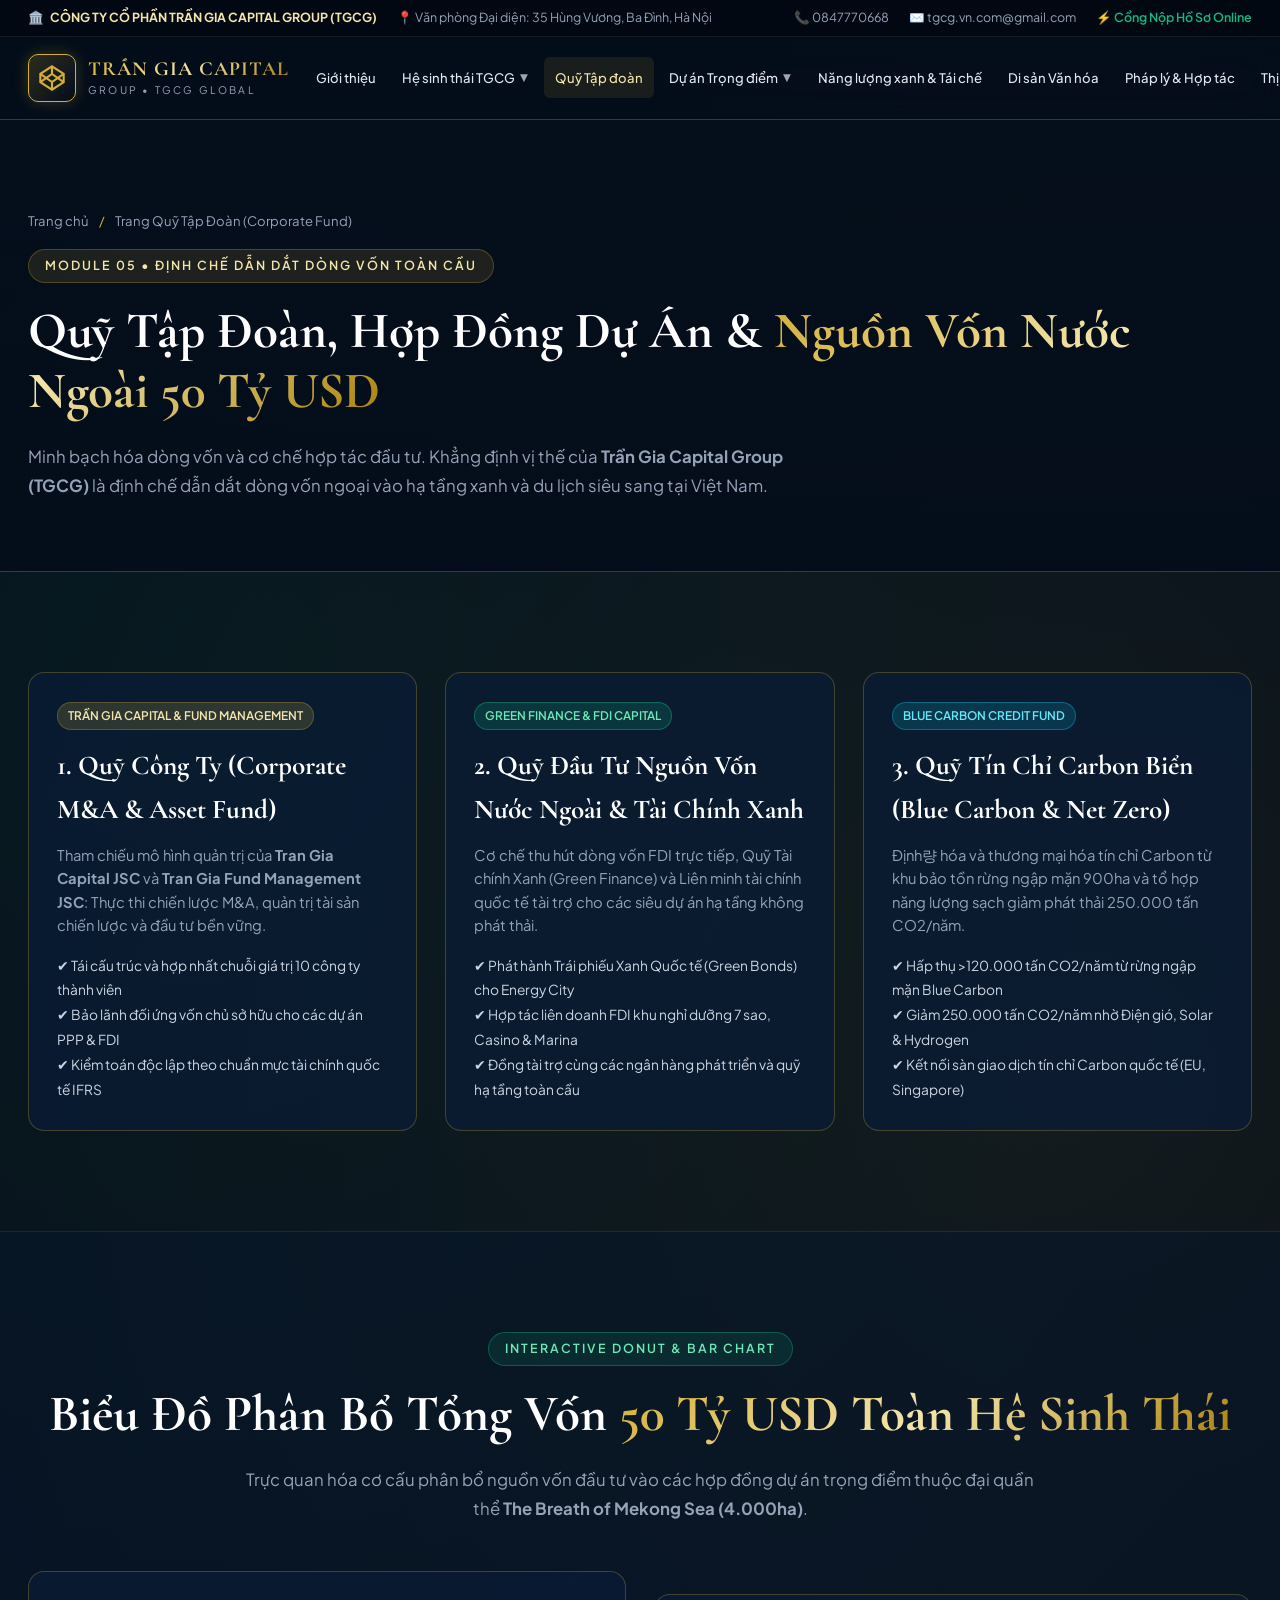
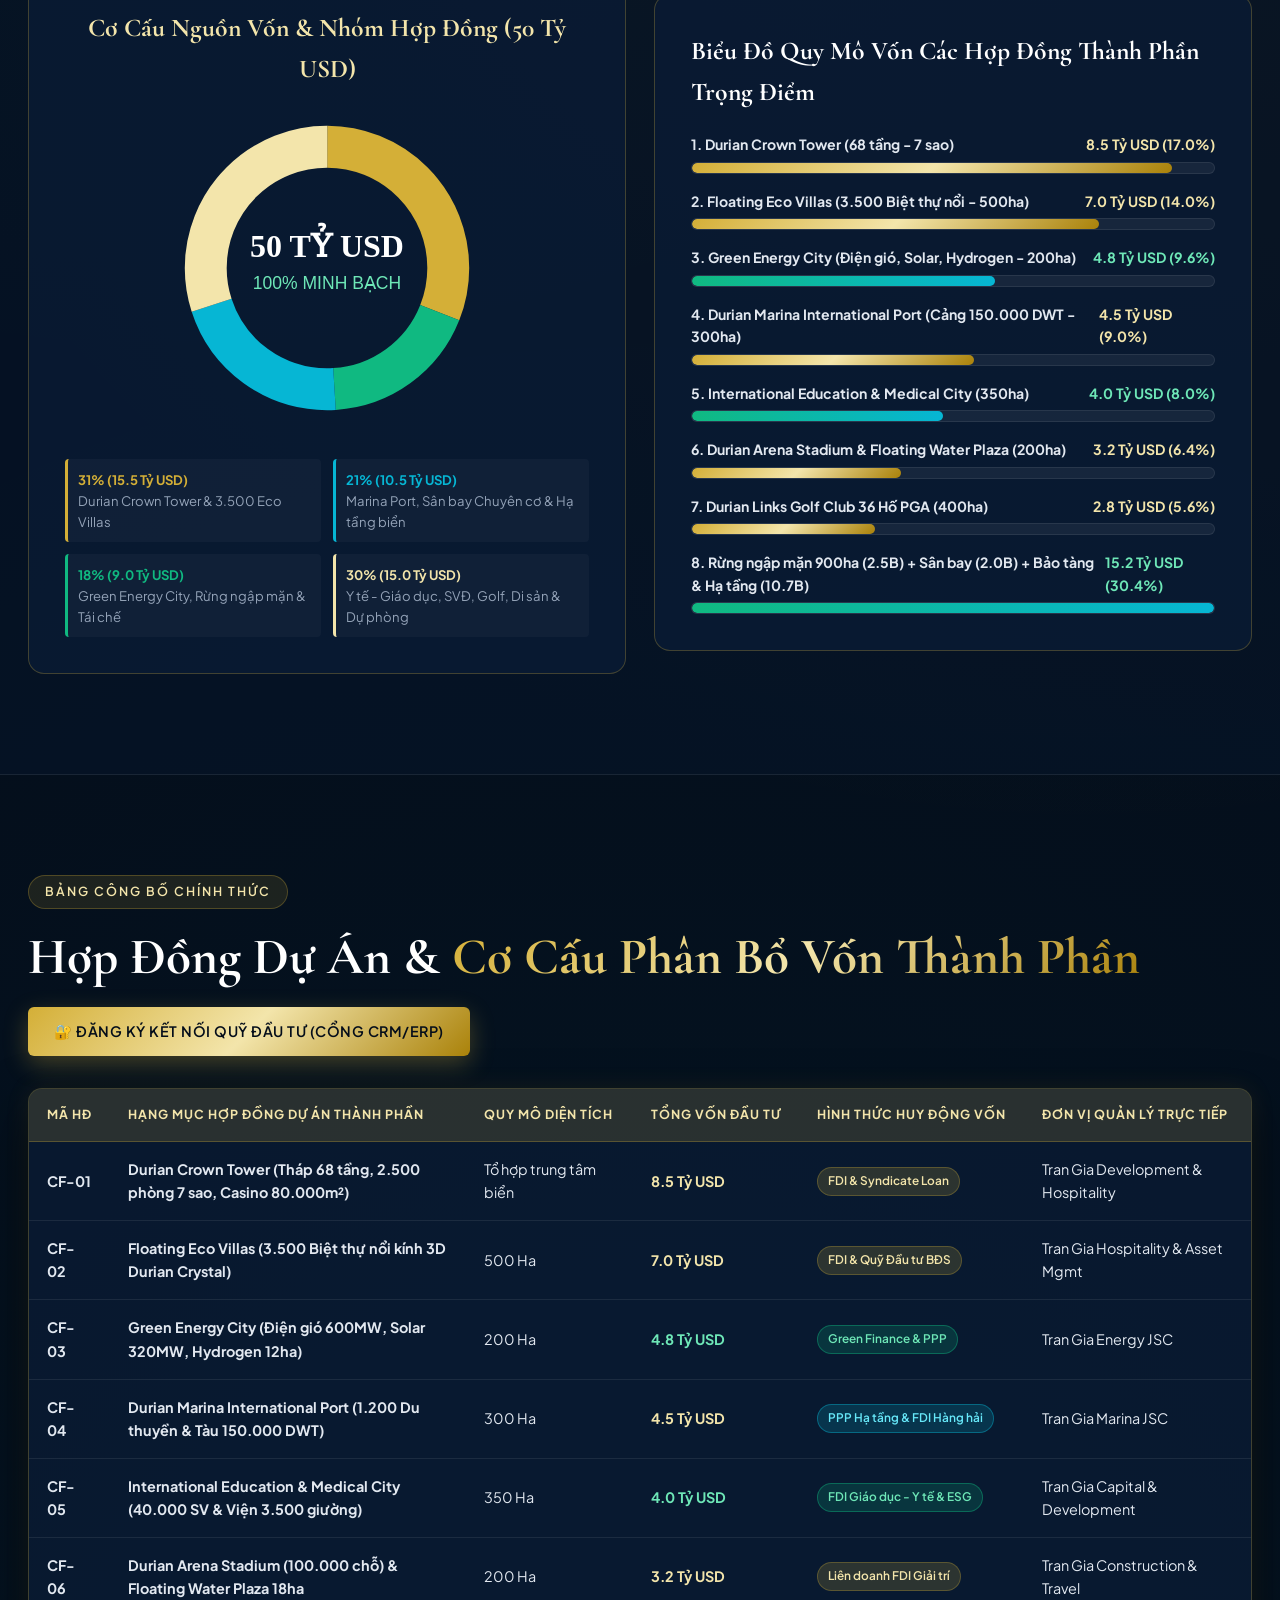
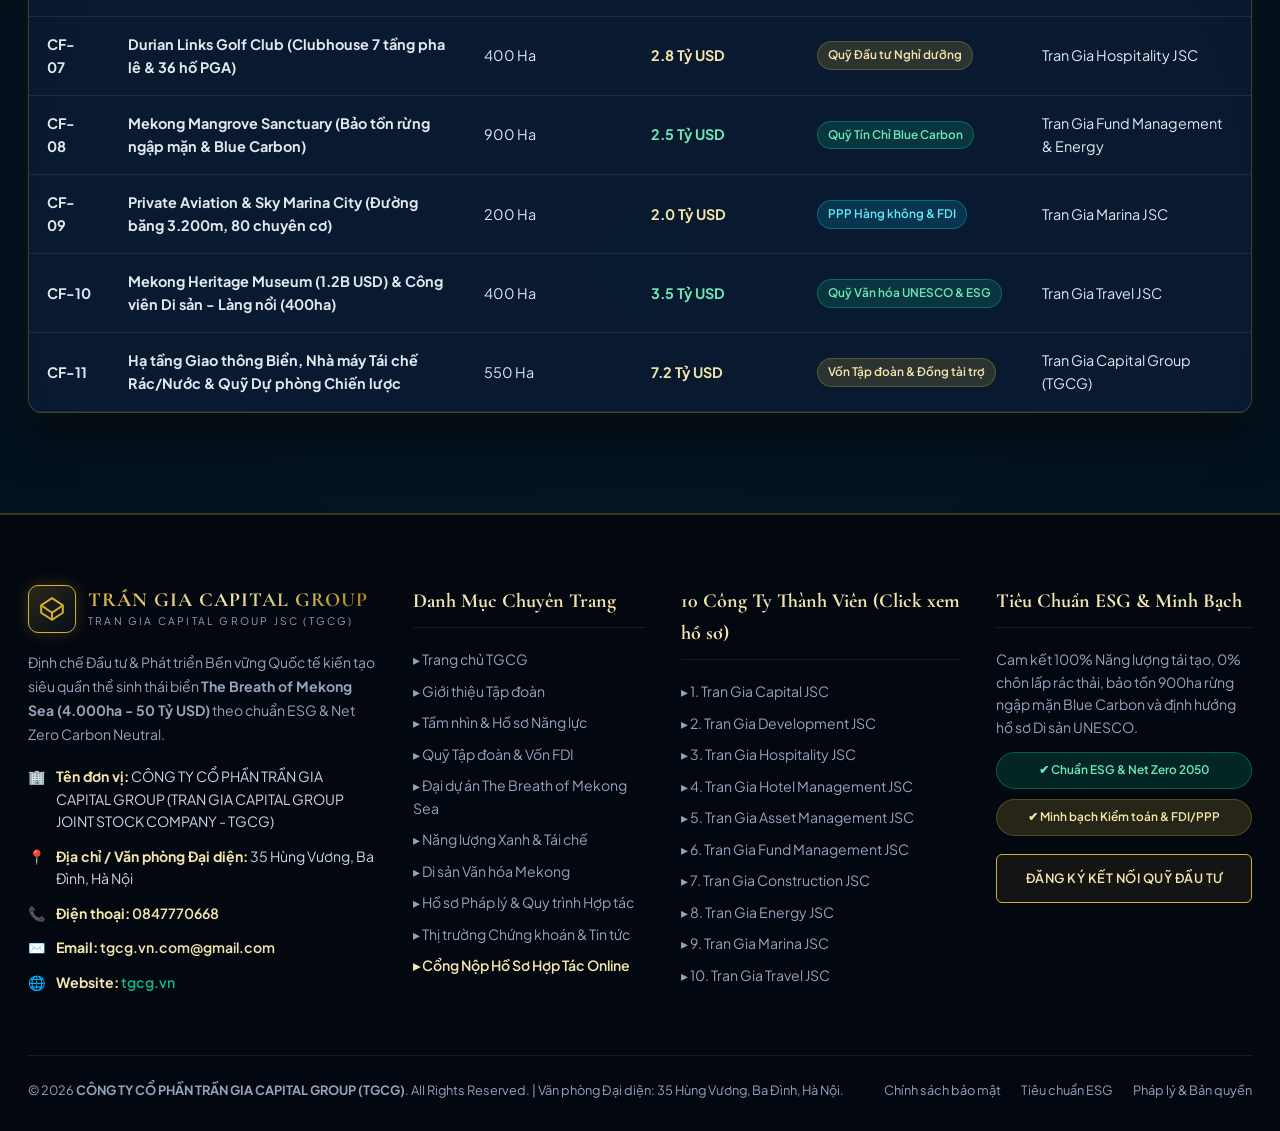
<file: quy-tap-doan.html>
<!DOCTYPE html>
<html lang="vi">
<head>
  <meta charset="UTF-8" />
  <meta name="viewport" content="width=device-width, initial-scale=1.0" />
  <title>Quỹ Tập Đoàn & Nguồn Vốn Nước Ngoài (Corporate Fund) | Trần Gia Capital Group</title>
  <meta name="description" content="Quỹ Công ty Tran Gia Capital & Tran Gia Fund Management, cơ chế thu hút dòng vốn FDI, Quỹ Tài chính Xanh (Green Finance), Quỹ Tín chỉ Carbon (Blue Carbon) và biểu đồ phân bổ vốn 50 tỷ USD." />
  <link rel="stylesheet" href="css/style.css" />
  <style>
    .capital-bar-wrap {
      margin-bottom: 16px;
    }
    .capital-bar-head {
      display: flex;
      justify-content: space-between;
      font-size: 0.88rem;
      margin-bottom: 6px;
      color: #e2e8f0;
    }
    .capital-bar-track {
      height: 12px;
      background: rgba(255, 255, 255, 0.06);
      border-radius: 50px;
      overflow: hidden;
      border: 1px solid var(--border-subtle);
    }
    .capital-bar-fill {
      height: 100%;
      border-radius: 50px;
      background: var(--gold-grad);
      transition: width 1.2s cubic-bezier(0.16, 1, 0.3, 1);
    }
    .capital-bar-fill.emerald {
      background: linear-gradient(90deg, #10b981, #06b6d4);
    }
  </style>
</head>
<body>

  <div id="app-header"></div>

  <section class="page-hero">
    <div class="container">
      <div class="breadcrumb">
        <a href="index.html">Trang chủ</a> <span class="sep">/</span> <span>Trang Quỹ Tập Đoàn (Corporate Fund)</span>
      </div>
      <span class="section-tag">Module 05 • Định Chế Dẫn Dắt Dòng Vốn Toàn Cầu</span>
      <h1 class="section-title">Quỹ Tập Đoàn, Hợp Đồng Dự Án & <span class="gold-text">Nguồn Vốn Nước Ngoài 50 Tỷ USD</span></h1>
      <p class="section-desc">
        Minh bạch hóa dòng vốn và cơ chế hợp tác đầu tư. Khẳng định vị thế của <strong>Trần Gia Capital Group (TGCG)</strong> là định chế dẫn dắt dòng vốn ngoại vào hạ tầng xanh và du lịch siêu sang tại Việt Nam.
      </p>
    </div>
  </section>

  <!-- 1. QUỸ CÔNG TY & QUỸ ĐẦU TƯ TỪ NGUỒN VỐN NƯỚC NGOÀI -->
  <section class="section-padding">
    <div class="container">
      <div class="grid-3">
        <!-- Quỹ 1 -->
        <div class="luxury-card">
          <span class="badge-pill badge-gold" style="margin-bottom: 14px;">TRẦN GIA CAPITAL & FUND MANAGEMENT</span>
          <h3 style="font-family: var(--font-serif); font-size: 1.7rem; color: #fff; margin-bottom: 12px;">
            1. Quỹ Công Ty (Corporate M&A & Asset Fund)
          </h3>
          <p style="color: var(--text-muted); font-size: 0.92rem; margin-bottom: 16px;">
            Tham chiếu mô hình quản trị của <strong>Tran Gia Capital JSC</strong> và <strong>Tran Gia Fund Management JSC</strong>: Thực thi chiến lược M&A, quản trị tài sản chiến lược và đầu tư bền vững.
          </p>
          <ul style="color: #cbd5e1; font-size: 0.86rem; line-height: 1.8;">
            <li>✔ Tái cấu trúc và hợp nhất chuỗi giá trị 10 công ty thành viên</li>
            <li>✔ Bảo lãnh đối ứng vốn chủ sở hữu cho các dự án PPP & FDI</li>
            <li>✔ Kiểm toán độc lập theo chuẩn mực tài chính quốc tế IFRS</li>
          </ul>
        </div>

        <!-- Quỹ 2 -->
        <div class="luxury-card">
          <span class="badge-pill badge-emerald" style="margin-bottom: 14px;">GREEN FINANCE & FDI CAPITAL</span>
          <h3 style="font-family: var(--font-serif); font-size: 1.7rem; color: #fff; margin-bottom: 12px;">
            2. Quỹ Đầu Tư Nguồn Vốn Nước Ngoài & Tài Chính Xanh
          </h3>
          <p style="color: var(--text-muted); font-size: 0.92rem; margin-bottom: 16px;">
            Cơ chế thu hút dòng vốn FDI trực tiếp, Quỹ Tài chính Xanh (Green Finance) và Liên minh tài chính quốc tế tài trợ cho các siêu dự án hạ tầng không phát thải.
          </p>
          <ul style="color: #cbd5e1; font-size: 0.86rem; line-height: 1.8;">
            <li>✔ Phát hành Trái phiếu Xanh Quốc tế (Green Bonds) cho Energy City</li>
            <li>✔ Hợp tác liên doanh FDI khu nghỉ dưỡng 7 sao, Casino & Marina</li>
            <li>✔ Đồng tài trợ cùng các ngân hàng phát triển và quỹ hạ tầng toàn cầu</li>
          </ul>
        </div>

        <!-- Quỹ 3 -->
        <div class="luxury-card">
          <span class="badge-pill badge-cyan" style="margin-bottom: 14px;">BLUE CARBON CREDIT FUND</span>
          <h3 style="font-family: var(--font-serif); font-size: 1.7rem; color: #fff; margin-bottom: 12px;">
            3. Quỹ Tín Chỉ Carbon Biển (Blue Carbon & Net Zero)
          </h3>
          <p style="color: var(--text-muted); font-size: 0.92rem; margin-bottom: 16px;">
            Định량 hóa và thương mại hóa tín chỉ Carbon từ khu bảo tồn rừng ngập mặn 900ha và tổ hợp năng lượng sạch giảm phát thải 250.000 tấn CO2/năm.
          </p>
          <ul style="color: #cbd5e1; font-size: 0.86rem; line-height: 1.8;">
            <li>✔ Hấp thụ >120.000 tấn CO2/năm từ rừng ngập mặn Blue Carbon</li>
            <li>✔ Giảm 250.000 tấn CO2/năm nhờ Điện gió, Solar & Hydrogen</li>
            <li>✔ Kết nối sàn giao dịch tín chỉ Carbon quốc tế (EU, Singapore)</li>
          </ul>
        </div>
      </div>
    </div>
  </section>

  <!-- 2. BIỂU ĐỒ PHÂN BỔ VỐN TRỰC QUAN (INTERACTIVE DONUT & BAR CHART) -->
  <section class="section-padding" style="background: rgba(7, 22, 44, 0.5); border-top: 1px solid var(--border-subtle); border-bottom: 1px solid var(--border-subtle);">
    <div class="container">
      <div class="text-center" style="margin-bottom: 48px;">
        <span class="section-tag emerald">Interactive Donut & Bar Chart</span>
        <h2 class="section-title">Biểu Đồ Phân Bổ Tổng Vốn <span class="gold-text">50 Tỷ USD Toàn Hệ Sinh Thái</span></h2>
        <p class="section-desc">
          Trực quan hóa cơ cấu phân bổ nguồn vốn đầu tư vào các hợp đồng dự án trọng điểm thuộc đại quần thể <strong>The Breath of Mekong Sea (4.000ha)</strong>.
        </p>
      </div>

      <div class="grid-2" style="align-items: center;">
        <!-- Left: Interactive SVG Donut Chart -->
        <div class="luxury-card" style="text-align: center; padding: 36px;">
          <h3 style="font-family: var(--font-serif); font-size: 1.6rem; color: var(--gold-light); margin-bottom: 18px;">
            Cơ Cấu Nguồn Vốn & Nhóm Hợp Đồng (50 Tỷ USD)
          </h3>

          <div style="max-width: 320px; margin: 0 auto 24px; position: relative;">
            <svg viewBox="0 0 42 42" width="100%" height="100%">
              <circle cx="21" cy="21" r="15.915" fill="transparent" stroke="rgba(255,255,255,0.06)" stroke-width="5"></circle>
              <!-- Segment 1: Iconic Hospitality & Towers (31% = 15.5B) -->
              <circle cx="21" cy="21" r="15.915" fill="transparent" stroke="#d4af37" stroke-width="5.5" stroke-dasharray="31 69" stroke-dashoffset="25"></circle>
              <!-- Segment 2: Green Energy, Mangrove & Recycling (18% = 9.0B) -->
              <circle cx="21" cy="21" r="15.915" fill="transparent" stroke="#10b981" stroke-width="5.5" stroke-dasharray="18 82" stroke-dashoffset="94"></circle>
              <!-- Segment 3: Marina Port, Aviation & Infra (21% = 10.5B) -->
              <circle cx="21" cy="21" r="15.915" fill="transparent" stroke="#06b6d4" stroke-width="5.5" stroke-dasharray="21 79" stroke-dashoffset="76"></circle>
              <!-- Segment 4: Education, Medical, Heritage, Stadium & Golf (30% = 15.0B) -->
              <circle cx="21" cy="21" r="15.915" fill="transparent" stroke="#f3e5ab" stroke-width="5.5" stroke-dasharray="30 70" stroke-dashoffset="55"></circle>
              <text x="21" y="19.5" text-anchor="middle" fill="#ffffff" font-size="4.2" font-family="serif" font-weight="bold">50 TỶ USD</text>
              <text x="21" y="23.8" text-anchor="middle" fill="#6ee7b7" font-size="2.3" font-family="sans-serif">100% MINH BẠCH</text>
            </svg>
          </div>

          <div class="grid-2" style="text-align: left; gap: 12px; font-size: 0.82rem;">
            <div style="padding: 10px; background: rgba(255,255,255,0.03); border-left: 3px solid #d4af37; border-radius: 4px;">
              <strong style="color: #d4af37;">31% (15.5 Tỷ USD)</strong>
              <span style="display:block; color: var(--text-muted);">Durian Crown Tower & 3.500 Eco Villas</span>
            </div>
            <div style="padding: 10px; background: rgba(255,255,255,0.03); border-left: 3px solid #06b6d4; border-radius: 4px;">
              <strong style="color: #06b6d4;">21% (10.5 Tỷ USD)</strong>
              <span style="display:block; color: var(--text-muted);">Marina Port, Sân bay Chuyên cơ & Hạ tầng biển</span>
            </div>
            <div style="padding: 10px; background: rgba(255,255,255,0.03); border-left: 3px solid #10b981; border-radius: 4px;">
              <strong style="color: #10b981;">18% (9.0 Tỷ USD)</strong>
              <span style="display:block; color: var(--text-muted);">Green Energy City, Rừng ngập mặn & Tái chế</span>
            </div>
            <div style="padding: 10px; background: rgba(255,255,255,0.03); border-left: 3px solid #f3e5ab; border-radius: 4px;">
              <strong style="color: #f3e5ab;">30% (15.0 Tỷ USD)</strong>
              <span style="display:block; color: var(--text-muted);">Y tế - Giáo dục, SVĐ, Golf, Di sản & Dự phòng</span>
            </div>
          </div>
        </div>

        <!-- Right: Interactive Bar Chart of Key Contracts -->
        <div class="luxury-card" style="padding: 36px;">
          <h3 style="font-family: var(--font-serif); font-size: 1.6rem; color: #fff; margin-bottom: 20px;">
            Biểu Đồ Quy Mô Vốn Các Hợp Đồng Thành Phần Trọng Điểm
          </h3>

          <div class="capital-bar-wrap">
            <div class="capital-bar-head">
              <span><strong>1. Durian Crown Tower (68 tầng - 7 sao)</strong></span>
              <strong style="color: var(--gold-light);">8.5 Tỷ USD (17.0%)</strong>
            </div>
            <div class="capital-bar-track"><div class="capital-bar-fill" style="width: 92%;"></div></div>
          </div>

          <div class="capital-bar-wrap">
            <div class="capital-bar-head">
              <span><strong>2. Floating Eco Villas (3.500 Biệt thự nổi - 500ha)</strong></span>
              <strong style="color: var(--gold-light);">7.0 Tỷ USD (14.0%)</strong>
            </div>
            <div class="capital-bar-track"><div class="capital-bar-fill" style="width: 78%;"></div></div>
          </div>

          <div class="capital-bar-wrap">
            <div class="capital-bar-head">
              <span><strong>3. Green Energy City (Điện gió, Solar, Hydrogen - 200ha)</strong></span>
              <strong style="color: #6ee7b7;">4.8 Tỷ USD (9.6%)</strong>
            </div>
            <div class="capital-bar-track"><div class="capital-bar-fill emerald" style="width: 58%;"></div></div>
          </div>

          <div class="capital-bar-wrap">
            <div class="capital-bar-head">
              <span><strong>4. Durian Marina International Port (Cảng 150.000 DWT - 300ha)</strong></span>
              <strong style="color: var(--gold-light);">4.5 Tỷ USD (9.0%)</strong>
            </div>
            <div class="capital-bar-track"><div class="capital-bar-fill" style="width: 54%;"></div></div>
          </div>

          <div class="capital-bar-wrap">
            <div class="capital-bar-head">
              <span><strong>5. International Education & Medical City (350ha)</strong></span>
              <strong style="color: #6ee7b7;">4.0 Tỷ USD (8.0%)</strong>
            </div>
            <div class="capital-bar-track"><div class="capital-bar-fill emerald" style="width: 48%;"></div></div>
          </div>

          <div class="capital-bar-wrap">
            <div class="capital-bar-head">
              <span><strong>6. Durian Arena Stadium & Floating Water Plaza (200ha)</strong></span>
              <strong style="color: var(--gold-light);">3.2 Tỷ USD (6.4%)</strong>
            </div>
            <div class="capital-bar-track"><div class="capital-bar-fill" style="width: 40%;"></div></div>
          </div>

          <div class="capital-bar-wrap">
            <div class="capital-bar-head">
              <span><strong>7. Durian Links Golf Club 36 Hố PGA (400ha)</strong></span>
              <strong style="color: var(--gold-light);">2.8 Tỷ USD (5.6%)</strong>
            </div>
            <div class="capital-bar-track"><div class="capital-bar-fill" style="width: 35%;"></div></div>
          </div>

          <div class="capital-bar-wrap" style="margin-bottom: 0;">
            <div class="capital-bar-head">
              <span><strong>8. Rừng ngập mặn 900ha (2.5B) + Sân bay (2.0B) + Bảo tàng & Hạ tầng (10.7B)</strong></span>
              <strong style="color: #6ee7b7;">15.2 Tỷ USD (30.4%)</strong>
            </div>
            <div class="capital-bar-track"><div class="capital-bar-fill emerald" style="width: 100%;"></div></div>
          </div>
        </div>
      </div>
    </div>
  </section>

  <!-- 3. BẢNG CÔNG BỐ HỢP ĐỒNG DỰ ÁN & CƠ CẤU PHÂN BỔ VỐN CHI TIẾT -->
  <section class="section-padding">
    <div class="container">
      <div style="display: flex; justify-content: space-between; align-items: flex-end; flex-wrap: wrap; gap: 20px; margin-bottom: 32px;">
        <div>
          <span class="section-tag">Bảng Công Bố Chính Thức</span>
          <h2 class="section-title" style="margin-bottom: 0;">Hợp Đồng Dự Án & <span class="gold-text">Cơ Cấu Phân Bổ Vốn Thành Phần</span></h2>
        </div>
        <a href="nop-ho-so.html" class="btn btn-gold">
          🔐 Đăng Ký Kết Nối Quỹ Đầu Tư (Cổng CRM/ERP)
        </a>
      </div>

      <div class="table-responsive">
        <table class="luxury-table">
          <thead>
            <tr>
              <th>Mã HĐ</th>
              <th>Hạng Mục Hợp Đồng Dự Án Thành Phần</th>
              <th>Quy Mô Diện Tích</th>
              <th>Tổng Vốn Đầu Tư</th>
              <th>Hình Thức Huy Động Vốn</th>
              <th>Đơn Vị Quản Lý Trực Tiếp</th>
            </tr>
          </thead>
          <tbody>
            <tr>
              <td><strong>CF-01</strong></td>
              <td><strong>Durian Crown Tower (Tháp 68 tầng, 2.500 phòng 7 sao, Casino 80.000m²)</strong></td>
              <td>Tổ hợp trung tâm biển</td>
              <td><strong style="color: var(--gold-light);">8.5 Tỷ USD</strong></td>
              <td><span class="badge-pill badge-gold">FDI & Syndicate Loan</span></td>
              <td>Tran Gia Development & Hospitality</td>
            </tr>
            <tr>
              <td><strong>CF-02</strong></td>
              <td><strong>Floating Eco Villas (3.500 Biệt thự nổi kính 3D Durian Crystal)</strong></td>
              <td>500 Ha</td>
              <td><strong style="color: var(--gold-light);">7.0 Tỷ USD</strong></td>
              <td><span class="badge-pill badge-gold">FDI & Quỹ Đầu tư BĐS</span></td>
              <td>Tran Gia Hospitality & Asset Mgmt</td>
            </tr>
            <tr>
              <td><strong>CF-03</strong></td>
              <td><strong>Green Energy City (Điện gió 600MW, Solar 320MW, Hydrogen 12ha)</strong></td>
              <td>200 Ha</td>
              <td><strong style="color: #6ee7b7;">4.8 Tỷ USD</strong></td>
              <td><span class="badge-pill badge-emerald">Green Finance & PPP</span></td>
              <td>Tran Gia Energy JSC</td>
            </tr>
            <tr>
              <td><strong>CF-04</strong></td>
              <td><strong>Durian Marina International Port (1.200 Du thuyền & Tàu 150.000 DWT)</strong></td>
              <td>300 Ha</td>
              <td><strong style="color: var(--gold-light);">4.5 Tỷ USD</strong></td>
              <td><span class="badge-pill badge-cyan">PPP Hạ tầng & FDI Hàng hải</span></td>
              <td>Tran Gia Marina JSC</td>
            </tr>
            <tr>
              <td><strong>CF-05</strong></td>
              <td><strong>International Education & Medical City (40.000 SV & Viện 3.500 giường)</strong></td>
              <td>350 Ha</td>
              <td><strong style="color: #6ee7b7;">4.0 Tỷ USD</strong></td>
              <td><span class="badge-pill badge-emerald">FDI Giáo dục - Y tế & ESG</span></td>
              <td>Tran Gia Capital & Development</td>
            </tr>
            <tr>
              <td><strong>CF-06</strong></td>
              <td><strong>Durian Arena Stadium (100.000 chỗ) & Floating Water Plaza 18ha</strong></td>
              <td>200 Ha</td>
              <td><strong style="color: var(--gold-light);">3.2 Tỷ USD</strong></td>
              <td><span class="badge-pill badge-gold">Liên doanh FDI Giải trí</span></td>
              <td>Tran Gia Construction & Travel</td>
            </tr>
            <tr>
              <td><strong>CF-07</strong></td>
              <td><strong>Durian Links Golf Club (Clubhouse 7 tầng pha lê & 36 hố PGA)</strong></td>
              <td>400 Ha</td>
              <td><strong style="color: var(--gold-light);">2.8 Tỷ USD</strong></td>
              <td><span class="badge-pill badge-gold">Quỹ Đầu tư Nghỉ dưỡng</span></td>
              <td>Tran Gia Hospitality JSC</td>
            </tr>
            <tr>
              <td><strong>CF-08</strong></td>
              <td><strong>Mekong Mangrove Sanctuary (Bảo tồn rừng ngập mặn & Blue Carbon)</strong></td>
              <td>900 Ha</td>
              <td><strong style="color: #6ee7b7;">2.5 Tỷ USD</strong></td>
              <td><span class="badge-pill badge-emerald">Quỹ Tín Chỉ Blue Carbon</span></td>
              <td>Tran Gia Fund Management & Energy</td>
            </tr>
            <tr>
              <td><strong>CF-09</strong></td>
              <td><strong>Private Aviation & Sky Marina City (Đường băng 3.200m, 80 chuyên cơ)</strong></td>
              <td>200 Ha</td>
              <td><strong style="color: var(--gold-light);">2.0 Tỷ USD</strong></td>
              <td><span class="badge-pill badge-cyan">PPP Hàng không & FDI</span></td>
              <td>Tran Gia Marina JSC</td>
            </tr>
            <tr>
              <td><strong>CF-10</strong></td>
              <td><strong>Mekong Heritage Museum (1.2B USD) & Công viên Di sản - Làng nổi (400ha)</strong></td>
              <td>400 Ha</td>
              <td><strong style="color: #6ee7b7;">3.5 Tỷ USD</strong></td>
              <td><span class="badge-pill badge-emerald">Quỹ Văn hóa UNESCO & ESG</span></td>
              <td>Tran Gia Travel JSC</td>
            </tr>
            <tr>
              <td><strong>CF-11</strong></td>
              <td><strong>Hạ tầng Giao thông Biển, Nhà máy Tái chế Rác/Nước & Quỹ Dự phòng Chiến lược</strong></td>
              <td>550 Ha</td>
              <td><strong style="color: var(--gold-light);">7.2 Tỷ USD</strong></td>
              <td><span class="badge-pill badge-gold">Vốn Tập đoàn & Đồng tài trợ</span></td>
              <td>Tran Gia Capital Group (TGCG)</td>
            </tr>
          </tbody>
        </table>
      </div>
    </div>
  </section>

  <div id="app-footer"></div>
  <script src="js/main.js"></script>
</body>
</html>
</file>
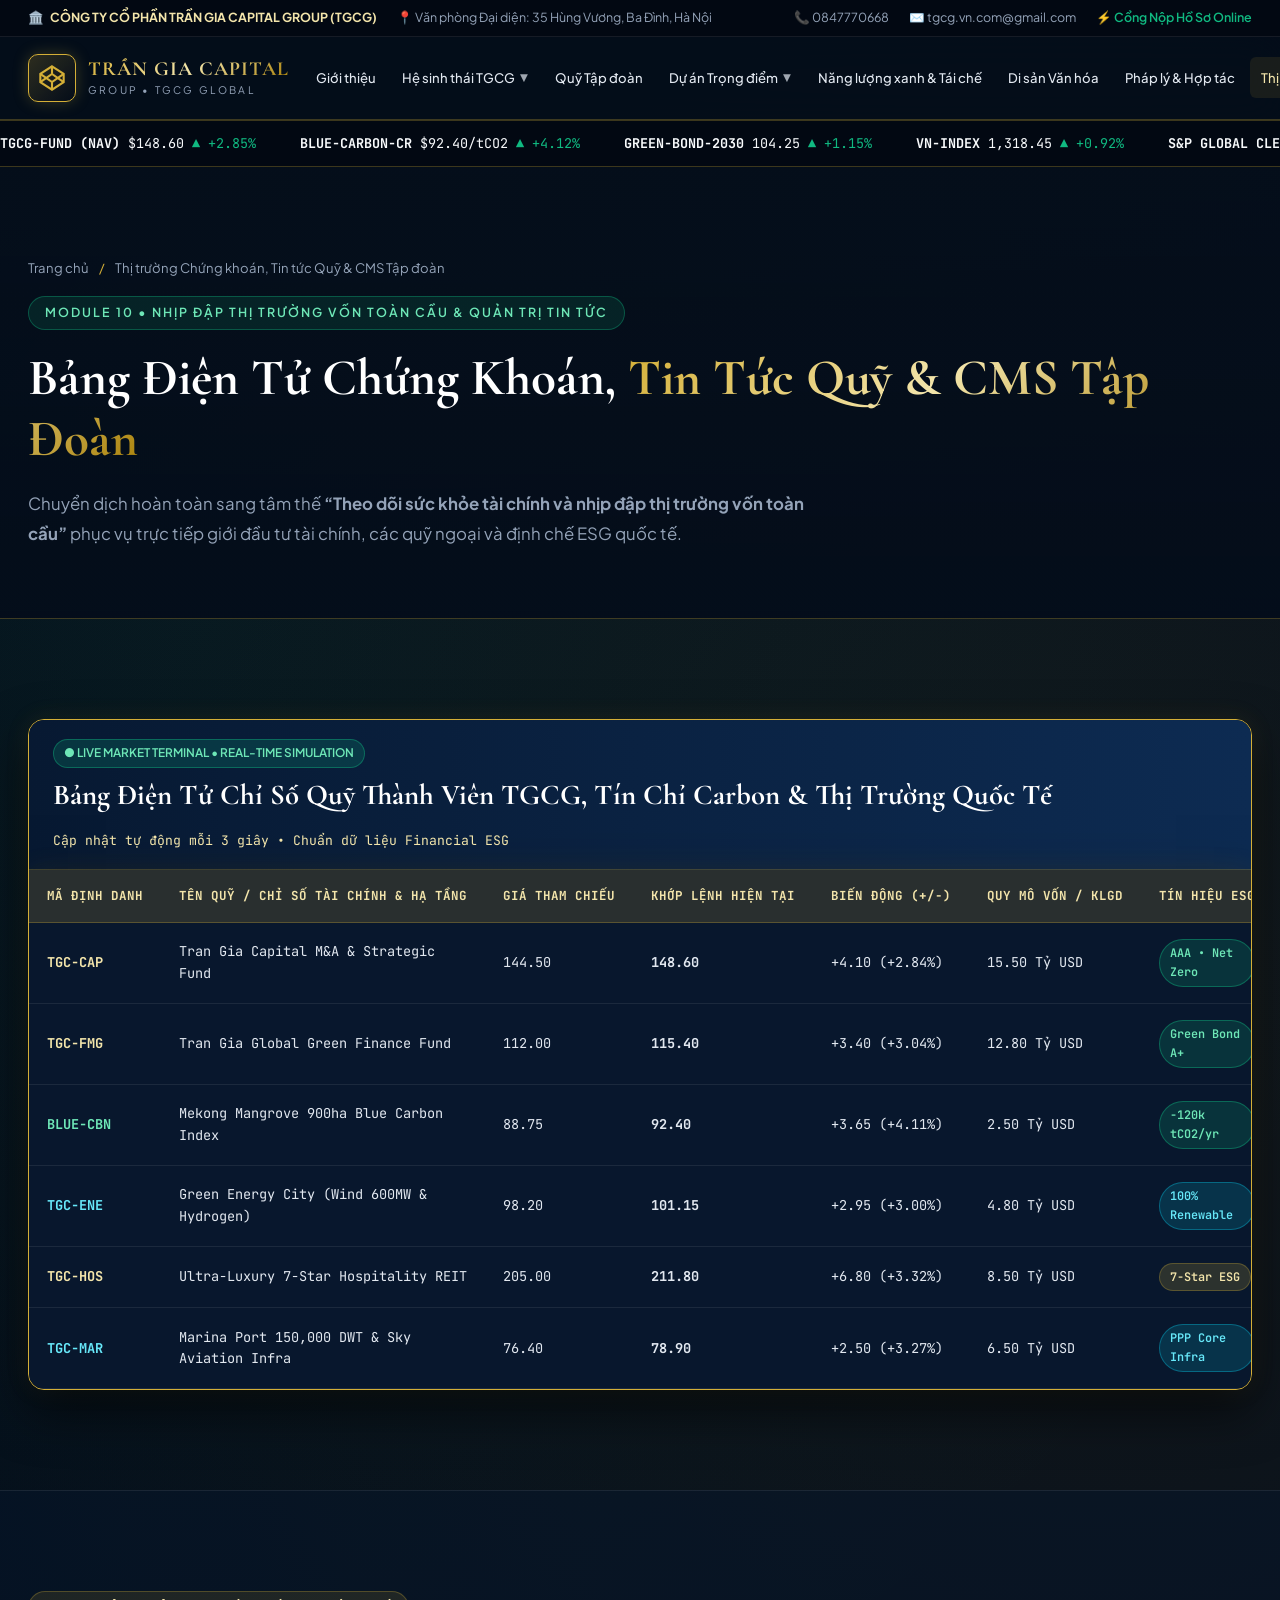
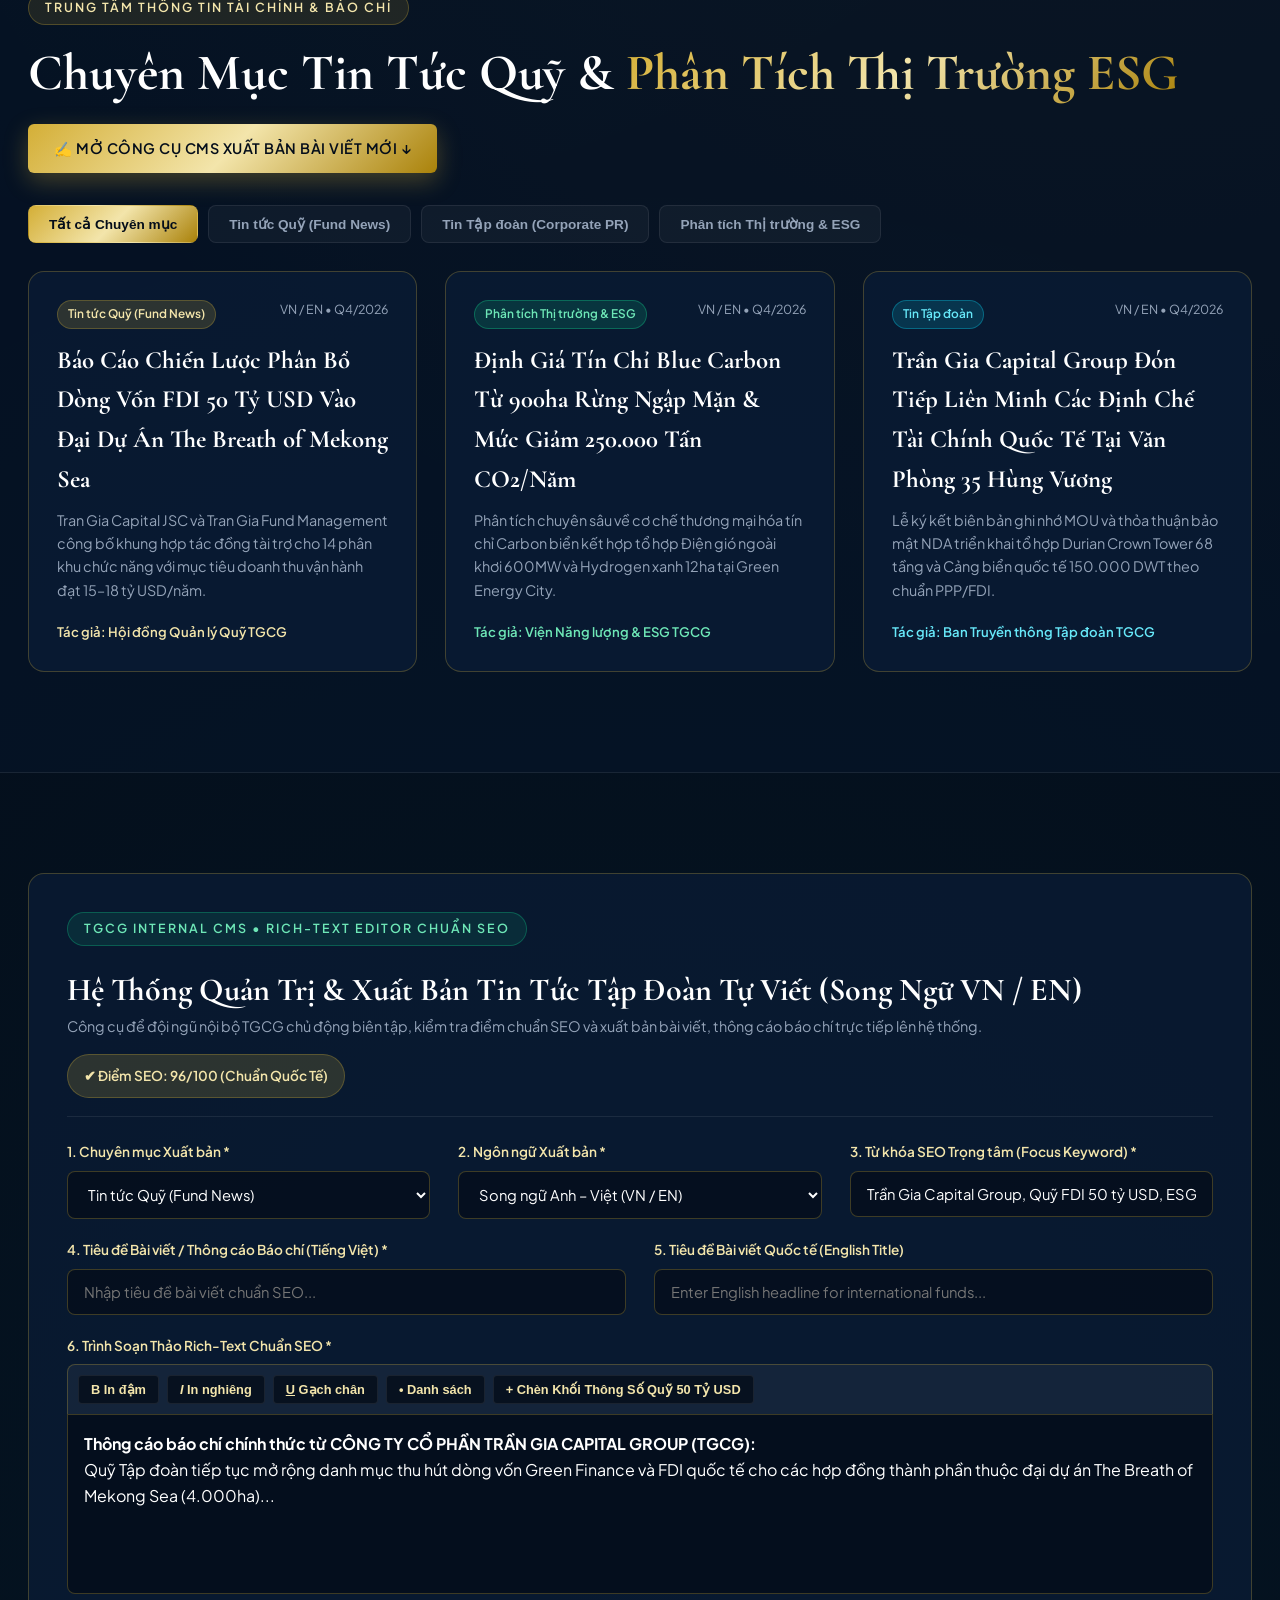
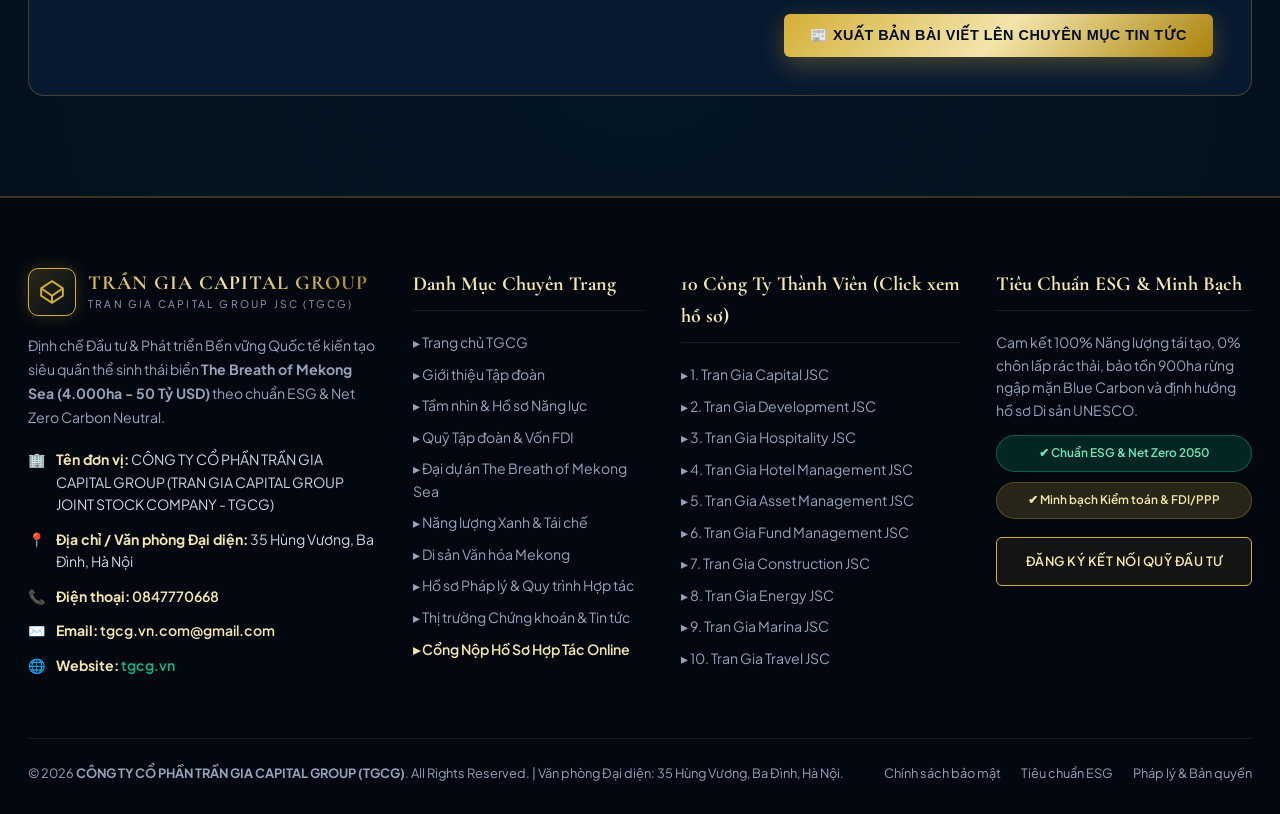
<file: thi-truong-tin-tuc.html>
<!DOCTYPE html>
<html lang="vi">
<head>
  <meta charset="UTF-8" />
  <meta name="viewport" content="width=device-width, initial-scale=1.0" />
  <title>Thị Trường Chứng Khoán, Tin Tức Quỹ & CMS Tập Đoàn | Trần Gia Capital Group</title>
  <meta name="description" content="Bảng Điện tử Chứng khoán & Chỉ số Vốn Toàn cầu, Chuyên mục Tin tức Quỹ (Fund News), Phân tích Thị trường & ESG, và Hệ thống CMS Tự viết chuẩn SEO song ngữ Anh - Việt của TGCG." />
  <link rel="stylesheet" href="css/style.css" />
  <style>
    /* Stock Ticker Tape */
    .ticker-wrap {
      background: #020812;
      border-top: 1px solid var(--border-gold);
      border-bottom: 1px solid var(--border-gold);
      padding: 12px 0;
      overflow: hidden;
      white-space: nowrap;
      font-family: var(--font-mono);
      font-size: 0.84rem;
    }
    .ticker-move {
      display: inline-block;
      animation: tickerSlide 32s linear infinite;
    }
    .ticker-item {
      display: inline-flex;
      align-items: center;
      gap: 8px;
      margin-right: 36px;
    }
    .up { color: #10b981; }
    .down { color: #f43f5e; }
    @keyframes tickerSlide {
      0% { transform: translateX(0); }
      100% { transform: translateX(-50%); }
    }
    /* Electronic Stock Board */
    .stock-board {
      background: #030a16;
      border: 1px solid var(--gold-primary);
      border-radius: 16px;
      overflow: hidden;
      box-shadow: var(--shadow-luxury);
    }
    .stock-board-header {
      background: linear-gradient(90deg, #071932, #0d2b52);
      padding: 18px 24px;
      display: flex;
      justify-content: space-between;
      align-items: center;
      border-bottom: 1px solid var(--border-gold);
      flex-wrap: wrap;
      gap: 12px;
    }
    .cms-toolbar {
      display: flex;
      gap: 8px;
      flex-wrap: wrap;
      padding: 10px;
      background: rgba(255,255,255,0.05);
      border: 1px solid var(--border-gold);
      border-bottom: none;
      border-radius: 8px 8px 0 0;
    }
    .cms-tool-btn {
      background: rgba(4, 13, 26, 0.8);
      border: 1px solid var(--border-subtle);
      color: var(--gold-light);
      padding: 6px 12px;
      border-radius: 4px;
      cursor: pointer;
      font-size: 0.8rem;
      font-weight: 600;
    }
    .cms-tool-btn:hover {
      background: var(--gold-primary);
      color: #040d1a;
    }
    .cms-editor-area {
      min-height: 180px;
      padding: 16px;
      background: rgba(4, 13, 26, 0.85);
      border: 1px solid var(--border-gold);
      border-radius: 0 0 8px 8px;
      color: #fff;
      outline: none;
    }
  </style>
</head>
<body>

  <div id="app-header"></div>

  <!-- LIVE FINANCIAL TICKER TAPE -->
  <div class="ticker-wrap">
    <div class="ticker-move" id="liveTickerTape">
      <span class="ticker-item"><strong>TGCG-FUND (NAV)</strong> <span>$148.60</span> <span class="up">▲ +2.85%</span></span>
      <span class="ticker-item"><strong>BLUE-CARBON-CR</strong> <span>$92.40/tCO2</span> <span class="up">▲ +4.12%</span></span>
      <span class="ticker-item"><strong>GREEN-BOND-2030</strong> <span>104.25</span> <span class="up">▲ +1.15%</span></span>
      <span class="ticker-item"><strong>VN-INDEX</strong> <span>1,318.45</span> <span class="up">▲ +0.92%</span></span>
      <span class="ticker-item"><strong>S&P GLOBAL CLEAN ENERGY</strong> <span>1,482.10</span> <span class="up">▲ +1.64%</span></span>
      <span class="ticker-item"><strong>DOW JONES SUSTAINABILITY</strong> <span>512.80</span> <span class="up">▲ +1.08%</span></span>
      <span class="ticker-item"><strong>MEKONG-INFRA-PPP</strong> <span>$50.0B CAP</span> <span class="up">▲ AAA RATING</span></span>
      <!-- Duplicate for seamless loop -->
      <span class="ticker-item"><strong>TGCG-FUND (NAV)</strong> <span>$148.60</span> <span class="up">▲ +2.85%</span></span>
      <span class="ticker-item"><strong>BLUE-CARBON-CR</strong> <span>$92.40/tCO2</span> <span class="up">▲ +4.12%</span></span>
      <span class="ticker-item"><strong>GREEN-BOND-2030</strong> <span>104.25</span> <span class="up">▲ +1.15%</span></span>
      <span class="ticker-item"><strong>VN-INDEX</strong> <span>1,318.45</span> <span class="up">▲ +0.92%</span></span>
    </div>
  </div>

  <section class="page-hero">
    <div class="container">
      <div class="breadcrumb">
        <a href="index.html">Trang chủ</a> <span class="sep">/</span> <span>Thị trường Chứng khoán, Tin tức Quỹ & CMS Tập đoàn</span>
      </div>
      <span class="section-tag emerald">Module 10 • Nhịp Đập Thị Trường Vốn Toàn Cầu & Quản Trị Tin Tức</span>
      <h1 class="section-title">Bảng Điện Tử Chứng Khoán, <span class="gold-text">Tin Tức Quỹ & CMS Tập Đoàn</span></h1>
      <p class="section-desc">
        Chuyển dịch hoàn toàn sang tâm thế <strong>“Theo dõi sức khỏe tài chính và nhịp đập thị trường vốn toàn cầu”</strong> phục vụ trực tiếp giới đầu tư tài chính, các quỹ ngoại và định chế ESG quốc tế.
      </p>
    </div>
  </section>

  <!-- 1. BẢNG ĐIỆN TỬ CHỨNG KHOÁN & CHỈ SỐ QUỸ TRẦN GIA CAPITAL -->
  <section class="section-padding">
    <div class="container">
      <div class="stock-board">
        <div class="stock-board-header">
          <div>
            <span class="badge-pill badge-emerald" style="margin-bottom: 4px;">● LIVE MARKET TERMINAL • REAL-TIME SIMULATION</span>
            <h2 style="font-family: var(--font-serif); font-size: 1.8rem; color: #fff;">
              Bảng Điện Tử Chỉ Số Quỹ Thành Viên TGCG, Tín Chỉ Carbon & Thị Trường Quốc Tế
            </h2>
          </div>
          <div style="font-family: var(--font-mono); font-size: 0.82rem; color: var(--gold-light);">
            Cập nhật tự động mỗi 3 giây • Chuẩn dữ liệu Financial ESG
          </div>
        </div>

        <div class="table-responsive" style="border: none; border-radius: 0;">
          <table class="luxury-table" style="font-family: var(--font-mono); font-size: 0.85rem;">
            <thead>
              <tr>
                <th>Mã Định Danh</th>
                <th>Tên Quỹ / Chỉ Số Tài Chính & Hạ Tầng</th>
                <th>Giá Tham Chiếu</th>
                <th>Khớp Lệnh Hiện Tại</th>
                <th>Biến Động (+/-)</th>
                <th>Quy Mô Vốn / KLGD</th>
                <th>Tín Hiệu ESG</th>
              </tr>
            </thead>
            <tbody id="stockBoardBody">
              <tr>
                <td><strong style="color: var(--gold-light);">TGC-CAP</strong></td>
                <td>Tran Gia Capital M&A & Strategic Fund</td>
                <td>144.50</td>
                <td class="up js-price" data-base="148.60"><strong>148.60</strong></td>
                <td class="up">+4.10 (+2.84%)</td>
                <td>15.50 Tỷ USD</td>
                <td><span class="badge-pill badge-emerald">AAA • Net Zero</span></td>
              </tr>
              <tr>
                <td><strong style="color: var(--gold-light);">TGC-FMG</strong></td>
                <td>Tran Gia Global Green Finance Fund</td>
                <td>112.00</td>
                <td class="up js-price" data-base="115.40"><strong>115.40</strong></td>
                <td class="up">+3.40 (+3.04%)</td>
                <td>12.80 Tỷ USD</td>
                <td><span class="badge-pill badge-emerald">Green Bond A+</span></td>
              </tr>
              <tr>
                <td><strong style="color: #6ee7b7;">BLUE-CBN</strong></td>
                <td>Mekong Mangrove 900ha Blue Carbon Index</td>
                <td>88.75</td>
                <td class="up js-price" data-base="92.40"><strong>92.40</strong></td>
                <td class="up">+3.65 (+4.11%)</td>
                <td>2.50 Tỷ USD</td>
                <td><span class="badge-pill badge-emerald">-120k tCO2/yr</span></td>
              </tr>
              <tr>
                <td><strong style="color: #67e8f9;">TGC-ENE</strong></td>
                <td>Green Energy City (Wind 600MW & Hydrogen)</td>
                <td>98.20</td>
                <td class="up js-price" data-base="101.15"><strong>101.15</strong></td>
                <td class="up">+2.95 (+3.00%)</td>
                <td>4.80 Tỷ USD</td>
                <td><span class="badge-pill badge-cyan">100% Renewable</span></td>
              </tr>
              <tr>
                <td><strong style="color: var(--gold-light);">TGC-HOS</strong></td>
                <td>Ultra-Luxury 7-Star Hospitality REIT</td>
                <td>205.00</td>
                <td class="up js-price" data-base="211.80"><strong>211.80</strong></td>
                <td class="up">+6.80 (+3.32%)</td>
                <td>8.50 Tỷ USD</td>
                <td><span class="badge-pill badge-gold">7-Star ESG</span></td>
              </tr>
              <tr>
                <td><strong style="color: #67e8f9;">TGC-MAR</strong></td>
                <td>Marina Port 150,000 DWT & Sky Aviation Infra</td>
                <td>76.40</td>
                <td class="up js-price" data-base="78.90"><strong>78.90</strong></td>
                <td class="up">+2.50 (+3.27%)</td>
                <td>6.50 Tỷ USD</td>
                <td><span class="badge-pill badge-cyan">PPP Core Infra</span></td>
              </tr>
            </tbody>
          </table>
        </div>
      </div>
    </div>
  </section>

  <!-- 2. PHÂN LOẠI DANH MỤC TIN TỨC RÕ RÀNG: TIN TỨC QUỸ | TIN TẬP ĐOÀN | PHÂN TÍCH THỊ TRƯỜNG & ESG -->
  <section class="section-padding" style="background: rgba(7, 22, 44, 0.5); border-top: 1px solid var(--border-subtle); border-bottom: 1px solid var(--border-subtle);">
    <div class="container">
      <div style="display: flex; justify-content: space-between; align-items: flex-end; flex-wrap: wrap; gap: 20px; margin-bottom: 32px;">
        <div>
          <span class="section-tag">Trung Tâm Thông Tin Tài Chính & Báo Chí</span>
          <h2 class="section-title" style="margin-bottom: 0;">Chuyên Mục Tin Tức Quỹ & <span class="gold-text">Phân Tích Thị Trường ESG</span></h2>
        </div>
        <a href="#cms-editor-section" class="btn btn-gold">✍️ Mở Công Cụ CMS Xuất Bản Bài Viết Mới ↓</a>
      </div>

      <div class="filter-bar" id="newsFilterBar">
        <button class="filter-btn active" onclick="filterNews('all', this)">Tất cả Chuyên mục</button>
        <button class="filter-btn" onclick="filterNews('FUND', this)">Tin tức Quỹ (Fund News)</button>
        <button class="filter-btn" onclick="filterNews('CORP', this)">Tin Tập đoàn (Corporate PR)</button>
        <button class="filter-btn" onclick="filterNews('ESG', this)">Phân tích Thị trường & ESG</button>
      </div>

      <div class="grid-3" id="newsArticlesGrid">
        <!-- Bài 1 -->
        <article class="luxury-card news-card" data-ncat="FUND">
          <div style="display: flex; justify-content: space-between; margin-bottom: 12px; font-size: 0.78rem;">
            <span class="badge-pill badge-gold">Tin tức Quỹ (Fund News)</span>
            <span style="color: var(--text-muted);">VN / EN • Q4/2026</span>
          </div>
          <h3 style="font-family: var(--font-serif); font-size: 1.55rem; color: #fff; margin-bottom: 10px;">
            Báo Cáo Chiến Lược Phân Bổ Dòng Vốn FDI 50 Tỷ USD Vào Đại Dự Án The Breath of Mekong Sea
          </h3>
          <p style="color: var(--text-muted); font-size: 0.9rem; margin-bottom: 16px;">
            Tran Gia Capital JSC và Tran Gia Fund Management công bố khung hợp tác đồng tài trợ cho 14 phân khu chức năng với mục tiêu doanh thu vận hành đạt 15–18 tỷ USD/năm.
          </p>
          <span style="color: var(--gold-light); font-size: 0.82rem; font-weight: 600;">Tác giả: Hội đồng Quản lý Quỹ TGCG</span>
        </article>

        <!-- Bài 2 -->
        <article class="luxury-card news-card" data-ncat="ESG">
          <div style="display: flex; justify-content: space-between; margin-bottom: 12px; font-size: 0.78rem;">
            <span class="badge-pill badge-emerald">Phân tích Thị trường & ESG</span>
            <span style="color: var(--text-muted);">VN / EN • Q4/2026</span>
          </div>
          <h3 style="font-family: var(--font-serif); font-size: 1.55rem; color: #fff; margin-bottom: 10px;">
            Định Giá Tín Chỉ Blue Carbon Từ 900ha Rừng Ngập Mặn & Mức Giảm 250.000 Tấn CO2/Năm
          </h3>
          <p style="color: var(--text-muted); font-size: 0.9rem; margin-bottom: 16px;">
            Phân tích chuyên sâu về cơ chế thương mại hóa tín chỉ Carbon biển kết hợp tổ hợp Điện gió ngoài khơi 600MW và Hydrogen xanh 12ha tại Green Energy City.
          </p>
          <span style="color: #6ee7b7; font-size: 0.82rem; font-weight: 600;">Tác giả: Viện Năng lượng & ESG TGCG</span>
        </article>

        <!-- Bài 3 -->
        <article class="luxury-card news-card" data-ncat="CORP">
          <div style="display: flex; justify-content: space-between; margin-bottom: 12px; font-size: 0.78rem;">
            <span class="badge-pill badge-cyan">Tin Tập đoàn</span>
            <span style="color: var(--text-muted);">VN / EN • Q4/2026</span>
          </div>
          <h3 style="font-family: var(--font-serif); font-size: 1.55rem; color: #fff; margin-bottom: 10px;">
            Trần Gia Capital Group Đón Tiếp Liên Minh Các Định Chế Tài Chính Quốc Tế Tại Văn Phòng 35 Hùng Vương
          </h3>
          <p style="color: var(--text-muted); font-size: 0.9rem; margin-bottom: 16px;">
            Lễ ký kết biên bản ghi nhớ MOU và thỏa thuận bảo mật NDA triển khai tổ hợp Durian Crown Tower 68 tầng và Cảng biển quốc tế 150.000 DWT theo chuẩn PPP/FDI.
          </p>
          <span style="color: #67e8f9; font-size: 0.82rem; font-weight: 600;">Tác giả: Ban Truyền thông Tập đoàn TGCG</span>
        </article>
      </div>
    </div>
  </section>

  <!-- 3. HỆ THỐNG TIN TỨC TẬP ĐOÀN (CMS TỰ VIẾT CHUẨN SEO SONG NGỮ ANH - VIỆT) -->
  <section class="section-padding" id="cms-editor-section">
    <div class="container">
      <div class="luxury-card" style="padding: 38px;">
        <div style="display: flex; justify-content: space-between; align-items: center; flex-wrap: wrap; gap: 16px; margin-bottom: 24px; border-bottom: 1px solid var(--border-subtle); padding-bottom: 18px;">
          <div>
            <span class="section-tag emerald">TGCG Internal CMS • Rich-Text Editor Chuẩn SEO</span>
            <h2 style="font-family: var(--font-serif); font-size: 2rem; color: #fff;">
              Hệ Thống Quản Trị & Xuất Bản Tin Tức Tập Đoàn Tự Viết (Song Ngữ VN / EN)
            </h2>
            <p style="color: var(--text-muted); font-size: 0.9rem;">
              Công cụ để đội ngũ nội bộ TGCG chủ động biên tập, kiểm tra điểm chuẩn SEO và xuất bản bài viết, thông cáo báo chí trực tiếp lên hệ thống.
            </p>
          </div>
          <div class="badge-pill badge-gold" id="seoScoreBadge" style="padding: 10px 16px; font-size: 0.85rem;">
            ✔ Điểm SEO: 96/100 (Chuẩn Quốc Tế)
          </div>
        </div>

        <form onsubmit="publishCMSArticle(event)">
          <div class="grid-3">
            <div class="form-group">
              <label class="form-label">1. Chuyên mục Xuất bản *</label>
              <select class="form-control" id="cmsCategory" required>
                <option value="FUND">Tin tức Quỹ (Fund News)</option>
                <option value="CORP">Tin Tập đoàn (Corporate PR)</option>
                <option value="ESG">Phân tích Thị trường & ESG</option>
              </select>
            </div>
            <div class="form-group">
              <label class="form-label">2. Ngôn ngữ Xuất bản *</label>
              <select class="form-control" id="cmsLang" required>
                <option value="VN / EN (Song ngữ)">Song ngữ Anh – Việt (VN / EN)</option>
                <option value="Tiếng Việt (VN)">Tiếng Việt (VN)</option>
                <option value="English (EN)">English (EN)</option>
              </select>
            </div>
            <div class="form-group">
              <label class="form-label">3. Từ khóa SEO Trọng tâm (Focus Keyword) *</label>
              <input type="text" class="form-control" id="cmsKeyword" value="Trần Gia Capital Group, Quỹ FDI 50 tỷ USD, ESG" required />
            </div>
          </div>

          <div class="grid-2">
            <div class="form-group">
              <label class="form-label">4. Tiêu đề Bài viết / Thông cáo Báo chí (Tiếng Việt) *</label>
              <input type="text" class="form-control" id="cmsTitleVN" placeholder="Nhập tiêu đề bài viết chuẩn SEO..." required />
            </div>
            <div class="form-group">
              <label class="form-label">5. Tiêu đề Bài viết Quốc tế (English Title)</label>
              <input type="text" class="form-control" id="cmsTitleEN" placeholder="Enter English headline for international funds..." />
            </div>
          </div>

          <div class="form-group">
            <label class="form-label">6. Trình Soạn Thảo Rich-Text Chuẩn SEO *</label>
            <div class="cms-toolbar">
              <button type="button" class="cms-tool-btn" onclick="formatCMS('bold')"><b>B</b> In đậm</button>
              <button type="button" class="cms-tool-btn" onclick="formatCMS('italic')"><i>I</i> In nghiêng</button>
              <button type="button" class="cms-tool-btn" onclick="formatCMS('underline')"><u>U</u> Gạch chân</button>
              <button type="button" class="cms-tool-btn" onclick="formatCMS('insertUnorderedList')">• Danh sách</button>
              <button type="button" class="cms-tool-btn" onclick="insertESGTemplate()">+ Chèn Khối Thông Số Quỹ 50 Tỷ USD</button>
            </div>
            <div id="cmsRichContent" class="cms-editor-area" contenteditable="true">
              <p><strong>Thông cáo báo chí chính thức từ CÔNG TY CỔ PHẦN TRẦN GIA CAPITAL GROUP (TGCG):</strong></p>
              <p>Quỹ Tập đoàn tiếp tục mở rộng danh mục thu hút dòng vốn Green Finance và FDI quốc tế cho các hợp đồng thành phần thuộc đại dự án The Breath of Mekong Sea (4.000ha)...</p>
            </div>
          </div>

          <div style="display: flex; justify-content: flex-end; gap: 14px;">
            <button type="submit" class="btn btn-gold">
              📰 Xuất Bản Bài Viết Lên Chuyên Mục Tin Tức
            </button>
          </div>
        </form>
      </div>
    </div>
  </section>

  <div id="app-footer"></div>
  <script src="js/main.js"></script>
  <script>
    // Simulate Live Stock Price Updates every 3 seconds
    setInterval(() => {
      document.querySelectorAll('.js-price').forEach(cell => {
        const base = parseFloat(cell.getAttribute('data-base'));
        const delta = (Math.random() * 0.8 - 0.25);
        const newVal = (base + delta).toFixed(2);
        cell.innerHTML = `<strong>${newVal}</strong>`;
      });
    }, 3000);

    function filterNews(cat, btn) {
      document.querySelectorAll('#newsFilterBar .filter-btn').forEach(b => b.classList.remove('active'));
      btn.classList.add('active');
      document.querySelectorAll('.news-card').forEach(card => {
        card.style.display = (cat === 'all' || card.getAttribute('data-ncat') === cat) ? 'block' : 'none';
      });
    }

    function formatCMS(cmd) {
      document.execCommand(cmd, false, null);
    }

    function insertESGTemplate() {
      const editor = document.getElementById('cmsRichContent');
      editor.innerHTML += `<p><em>[Trích lục số liệu ESG TGCG: Quy mô 4.000ha | Tổng vốn 50 tỷ USD | Doanh thu dự kiến 15–18 tỷ USD/năm | Giảm phát thải -250.000 tấn CO2/năm]</em></p>`;
    }

    function publishCMSArticle(e) {
      e.preventDefault();
      const cat = document.getElementById('cmsCategory').value;
      const lang = document.getElementById('cmsLang').value;
      const titleVN = document.getElementById('cmsTitleVN').value;
      const titleEN = document.getElementById('cmsTitleEN').value;
      const bodyHtml = document.getElementById('cmsRichContent').innerText;

      const catLabelMap = {
        FUND: { text: "Tin tức Quỹ (Fund News)", cls: "badge-gold" },
        CORP: { text: "Tin Tập đoàn", cls: "badge-cyan" },
        ESG:  { text: "Phân tích Thị trường & ESG", cls: "badge-emerald" }
      };
      const badge = catLabelMap[cat];

      const grid = document.getElementById('newsArticlesGrid');
      const newCard = document.createElement('article');
      newCard.className = 'luxury-card news-card';
      newCard.setAttribute('data-ncat', cat);
      newCard.style.borderColor = 'var(--gold-primary)';
      newCard.innerHTML = `
        <div style="display: flex; justify-content: space-between; margin-bottom: 12px; font-size: 0.78rem;">
          <span class="badge-pill ${badge.cls}">${badge.text}</span>
          <span style="color: #6ee7b7;">MỚI XUẤT BẢN • ${lang}</span>
        </div>
        <h3 style="font-family: var(--font-serif); font-size: 1.55rem; color: #fff; margin-bottom: 6px;">
          ${titleVN}
        </h3>
        ${titleEN ? `<p style="color: var(--gold-light); font-size: 0.82rem; font-style: italic; margin-bottom: 10px;">EN: ${titleEN}</p>` : ''}
        <p style="color: var(--text-muted); font-size: 0.9rem; margin-bottom: 16px;">
          ${bodyHtml.substring(0, 220)}...
        </p>
        <span style="color: var(--gold-light); font-size: 0.82rem; font-weight: 600;">Xuất bản từ TGCG CMS • Chuẩn SEO</span>
      `;
      grid.prepend(newCard);
      document.getElementById('cmsTitleVN').value = '';
      document.getElementById('cmsTitleEN').value = '';
      newCard.scrollIntoView({ behavior: 'smooth', block: 'center' });
    }
  </script>
</body>
</html>
</file>
<file: css/style.css>
/* ==========================================================================
   TRẦN GIA CAPITAL GROUP (TGCG) - ULTRA LUXURY ECO-RESORT & GLOBAL FUND CSS
   The Breath of Mekong Sea - 50B USD Mega Project
   ========================================================================== */

@import url('https://fonts.googleapis.com/css2?family=Cormorant+Garamond:ital,wght@0,500;0,600;0,700;1,600&family=Plus+Jakarta+Sans:wght@300;400;500;600;700&family=JetBrains+Mono:wght@400;500;600&display=swap');

:root {
  --bg-deep: #040d1a;
  --bg-navy: #07162c;
  --bg-card: rgba(11, 29, 54, 0.72);
  --bg-card-hover: rgba(16, 42, 76, 0.88);
  --bg-glass: rgba(7, 22, 44, 0.85);
  
  --gold-primary: #d4af37;
  --gold-light: #f3e5ab;
  --gold-dark: #aa820a;
  --gold-grad: linear-gradient(135deg, #d4af37 0%, #f3e5ab 50%, #aa820a 100%);
  
  --emerald-primary: #10b981;
  --emerald-dark: #059669;
  --emerald-glow: rgba(16, 185, 129, 0.25);
  
  --cyan-accent: #06b6d4;
  --text-main: #f8fafc;
  --text-muted: #94a3b8;
  --text-gold: #e5c158;
  
  --border-gold: rgba(212, 175, 55, 0.28);
  --border-gold-bright: rgba(212, 175, 55, 0.65);
  --border-subtle: rgba(255, 255, 255, 0.08);
  
  --font-serif: 'Cormorant Garamond', Georgia, serif;
  --font-sans: 'Plus Jakarta Sans', -apple-system, BlinkMacSystemFont, sans-serif;
  --font-mono: 'JetBrains Mono', monospace;
  
  --shadow-luxury: 0 20px 50px rgba(0, 0, 0, 0.6), 0 0 25px rgba(212, 175, 55, 0.1);
  --transition: all 0.35s cubic-bezier(0.16, 1, 0.3, 1);
}

* {
  margin: 0;
  padding: 0;
  box-sizing: border-box;
}

html {
  scroll-behavior: smooth;
  background-color: var(--bg-deep);
  color: var(--text-main);
  font-family: var(--font-sans);
  line-height: 1.6;
}

body {
  background-color: var(--bg-deep);
  background-image: 
    radial-gradient(circle at 15% 15%, rgba(16, 185, 129, 0.06) 0%, transparent 35%),
    radial-gradient(circle at 85% 25%, rgba(212, 175, 55, 0.07) 0%, transparent 40%),
    radial-gradient(circle at 50% 80%, rgba(6, 182, 212, 0.05) 0%, transparent 45%);
  overflow-x: hidden;
  min-height: 100vh;
  display: flex;
  flex-direction: column;
}

a {
  color: inherit;
  text-decoration: none;
  transition: var(--transition);
}

ul {
  list-style: none;
}

img {
  max-width: 100%;
  display: block;
}

/* Typography & Utility Classes */
.container {
  width: 100%;
  max-width: 1400px;
  margin: 0 auto;
  padding: 0 28px;
}

.section-padding {
  padding: 100px 0;
  position: relative;
}

.section-tag {
  display: inline-flex;
  align-items: center;
  gap: 8px;
  padding: 6px 16px;
  background: rgba(212, 175, 55, 0.12);
  border: 1px solid var(--border-gold);
  border-radius: 50px;
  color: var(--gold-light);
  font-size: 0.78rem;
  font-weight: 600;
  text-transform: uppercase;
  letter-spacing: 2px;
  margin-bottom: 18px;
}

.section-tag.emerald {
  background: rgba(16, 185, 129, 0.12);
  border-color: rgba(16, 185, 129, 0.35);
  color: #6ee7b7;
}

.section-title {
  font-family: var(--font-serif);
  font-size: clamp(2.2rem, 4vw, 3.5rem);
  font-weight: 700;
  line-height: 1.18;
  margin-bottom: 20px;
  color: #ffffff;
}

.section-title span.gold-text {
  background: var(--gold-grad);
  -webkit-background-clip: text;
  -webkit-text-fill-color: transparent;
}

.section-desc {
  color: var(--text-muted);
  font-size: 1.05rem;
  max-width: 800px;
  line-height: 1.75;
}

.text-center {
  text-align: center;
}

.text-center .section-desc {
  margin: 0 auto;
}

/* Buttons */
.btn {
  display: inline-flex;
  align-items: center;
  justify-content: center;
  gap: 10px;
  padding: 13px 26px;
  border-radius: 6px;
  font-weight: 600;
  font-size: 0.9rem;
  letter-spacing: 0.5px;
  cursor: pointer;
  transition: var(--transition);
  border: none;
  text-transform: uppercase;
}

.btn-gold {
  background: var(--gold-grad);
  color: #040d1a;
  box-shadow: 0 8px 25px rgba(212, 175, 55, 0.3);
}

.btn-gold:hover {
  transform: translateY(-2px);
  box-shadow: 0 12px 32px rgba(212, 175, 55, 0.5);
}

.btn-outline-gold {
  background: rgba(212, 175, 55, 0.08);
  color: var(--gold-light);
  border: 1px solid var(--gold-primary);
}

.btn-outline-gold:hover {
  background: var(--gold-primary);
  color: #040d1a;
  transform: translateY(-2px);
}

.btn-emerald {
  background: linear-gradient(135deg, #10b981, #059669);
  color: #fff;
  box-shadow: 0 8px 25px rgba(16, 185, 129, 0.3);
}

.btn-emerald:hover {
  transform: translateY(-2px);
  box-shadow: 0 12px 30px rgba(16, 185, 129, 0.45);
}

/* ==========================================================================
   STICKY HEADER & MEGA MENU (STT 1)
   ========================================================================== */
.top-bar {
  background: #020812;
  border-bottom: 1px solid var(--border-subtle);
  padding: 8px 0;
  font-size: 0.78rem;
  color: var(--text-muted);
}

.top-bar-inner {
  display: flex;
  justify-content: space-between;
  align-items: center;
  flex-wrap: wrap;
  gap: 12px;
}

.top-bar-info {
  display: flex;
  align-items: center;
  gap: 20px;
}

.top-bar-info span {
  display: inline-flex;
  align-items: center;
  gap: 6px;
}

.top-bar-info strong {
  color: var(--gold-light);
}

.site-header {
  position: sticky;
  top: 0;
  z-index: 1000;
  background: rgba(4, 13, 26, 0.88);
  backdrop-filter: blur(18px);
  -webkit-backdrop-filter: blur(18px);
  border-bottom: 1px solid var(--border-gold);
  transition: var(--transition);
}

.site-header.scrolled {
  background: rgba(4, 13, 26, 0.96);
  box-shadow: 0 10px 30px rgba(0, 0, 0, 0.7);
}

.header-inner {
  display: flex;
  align-items: center;
  justify-content: space-between;
  min-height: 82px;
  gap: 16px;
}

/* Brand Logo */
.brand-logo {
  display: flex;
  align-items: center;
  gap: 12px;
  flex-shrink: 0;
}

.logo-emblem {
  width: 48px;
  height: 48px;
  border-radius: 10px;
  background: linear-gradient(135deg, rgba(212,175,55,0.2), rgba(4,13,26,0.9));
  border: 1.5px solid var(--gold-primary);
  display: flex;
  align-items: center;
  justify-content: center;
  position: relative;
  box-shadow: 0 0 15px rgba(212, 175, 55, 0.25);
}

.logo-text-wrap {
  display: flex;
  flex-direction: column;
}

.logo-title {
  font-family: var(--font-serif);
  font-weight: 700;
  font-size: 1.25rem;
  letter-spacing: 1px;
  background: var(--gold-grad);
  -webkit-background-clip: text;
  -webkit-text-fill-color: transparent;
  line-height: 1.1;
}

.logo-subtitle {
  font-size: 0.65rem;
  letter-spacing: 2.2px;
  text-transform: uppercase;
  color: var(--text-muted);
  margin-top: 2px;
}

/* Main Navigation */
.main-nav {
  display: flex;
  align-items: center;
  gap: 4px;
}

.nav-item {
  position: relative;
}

.nav-link {
  display: flex;
  align-items: center;
  gap: 5px;
  padding: 10px 11px;
  font-size: 0.82rem;
  font-weight: 500;
  color: #e2e8f0;
  border-radius: 6px;
  white-space: nowrap;
}

.nav-link:hover,
.nav-link.active {
  color: var(--gold-light);
  background: rgba(212, 175, 55, 0.1);
}

.nav-link .caret {
  font-size: 0.65rem;
  opacity: 0.7;
  transition: transform 0.25s ease;
}

.nav-item:hover .caret {
  transform: rotate(180deg);
}

/* Mega Menu */
.mega-menu {
  position: absolute;
  top: 100%;
  left: 50%;
  transform: translateX(-50%) translateY(15px);
  width: 820px;
  background: rgba(6, 18, 36, 0.98);
  backdrop-filter: blur(24px);
  border: 1px solid var(--border-gold-bright);
  border-radius: 12px;
  padding: 24px;
  box-shadow: 0 25px 60px rgba(0, 0, 0, 0.85), 0 0 30px rgba(212, 175, 55, 0.15);
  opacity: 0;
  visibility: hidden;
  pointer-events: none;
  transition: all 0.3s cubic-bezier(0.16, 1, 0.3, 1);
  z-index: 1100;
}

.nav-item:hover .mega-menu {
  opacity: 1;
  visibility: visible;
  pointer-events: auto;
  transform: translateX(-50%) translateY(0);
}

.mega-header {
  display: flex;
  justify-content: space-between;
  align-items: center;
  padding-bottom: 14px;
  margin-bottom: 16px;
  border-bottom: 1px solid var(--border-subtle);
}

.mega-header h4 {
  font-family: var(--font-serif);
  font-size: 1.2rem;
  color: var(--gold-light);
}

.mega-header a {
  font-size: 0.8rem;
  color: var(--emerald-primary);
  font-weight: 600;
}

.mega-grid {
  display: grid;
  grid-template-columns: repeat(2, 1fr);
  gap: 12px;
}

.mega-grid.cols-3 {
  grid-template-columns: repeat(3, 1fr);
}

.mega-card {
  display: flex;
  align-items: center;
  gap: 12px;
  padding: 10px 12px;
  border-radius: 8px;
  background: rgba(255, 255, 255, 0.03);
  border: 1px solid transparent;
  transition: var(--transition);
}

.mega-card:hover {
  background: rgba(212, 175, 55, 0.1);
  border-color: var(--border-gold);
  transform: translateX(4px);
}

.mega-thumb {
  width: 44px;
  height: 44px;
  border-radius: 8px;
  background: linear-gradient(135deg, #0d274c, #07162c);
  border: 1px solid var(--border-gold);
  display: flex;
  align-items: center;
  justify-content: center;
  font-size: 1.1rem;
  color: var(--gold-primary);
  flex-shrink: 0;
  overflow: hidden;
}

.mega-thumb img {
  width: 100%;
  height: 100%;
  object-fit: cover;
}

.mega-info h5 {
  font-size: 0.84rem;
  color: #fff;
  font-weight: 600;
  margin-bottom: 2px;
}

.mega-info p {
  font-size: 0.72rem;
  color: var(--text-muted);
}

/* Header Actions (Lang Switcher + CTA) */
.header-actions {
  display: flex;
  align-items: center;
  gap: 10px;
  flex-shrink: 0;
}

.lang-switcher {
  display: flex;
  align-items: center;
  background: rgba(255, 255, 255, 0.05);
  border: 1px solid var(--border-gold);
  border-radius: 6px;
  overflow: hidden;
}

.lang-btn {
  background: transparent;
  border: none;
  color: var(--text-muted);
  padding: 6px 10px;
  font-size: 0.75rem;
  font-weight: 700;
  cursor: pointer;
  transition: var(--transition);
}

.lang-btn.active {
  background: var(--gold-primary);
  color: #040d1a;
}

.header-cta {
  padding: 9px 15px;
  font-size: 0.76rem;
  white-space: nowrap;
}

.mobile-toggle {
  display: none;
  background: transparent;
  border: 1px solid var(--border-gold);
  color: var(--gold-light);
  padding: 8px 12px;
  border-radius: 6px;
  cursor: pointer;
  font-size: 1.2rem;
}

/* ==========================================================================
   HERO SECTION (STT 1)
   ========================================================================== */
.hero-section {
  position: relative;
  min-height: 92vh;
  display: flex;
  align-items: center;
  overflow: hidden;
  padding: 80px 0;
  border-bottom: 1px solid var(--border-gold);
}

.hero-bg-visual {
  position: absolute;
  inset: 0;
  z-index: 0;
  background: 
    linear-gradient(90deg, rgba(4, 13, 26, 0.92) 0%, rgba(4, 13, 26, 0.72) 50%, rgba(4, 13, 26, 0.45) 100%),
    url('https://images.unsplash.com/photo-1540555700478-4be289fbecef?auto=format&fit=crop&w=2000&q=85') center/cover no-repeat;
  animation: slowZoom 28s infinite alternate ease-in-out;
}

@keyframes slowZoom {
  0% { transform: scale(1); }
  100% { transform: scale(1.08); }
}

.hero-grid-overlay {
  position: absolute;
  inset: 0;
  background-image: 
    linear-gradient(rgba(212, 175, 55, 0.05) 1px, transparent 1px),
    linear-gradient(90deg, rgba(212, 175, 55, 0.05) 1px, transparent 1px);
  background-size: 60px 60px;
  z-index: 1;
  pointer-events: none;
}

.hero-content-wrap {
  position: relative;
  z-index: 2;
  display: grid;
  grid-template-columns: 1.25fr 0.75fr;
  gap: 48px;
  align-items: center;
}

.hero-badge-row {
  display: flex;
  flex-wrap: wrap;
  gap: 12px;
  margin-bottom: 24px;
}

.hero-badge {
  display: inline-flex;
  align-items: center;
  gap: 8px;
  padding: 7px 16px;
  border-radius: 50px;
  background: rgba(212, 175, 55, 0.14);
  border: 1px solid var(--gold-primary);
  color: var(--gold-light);
  font-size: 0.78rem;
  font-weight: 600;
  letter-spacing: 1.5px;
  text-transform: uppercase;
}

.hero-badge.emerald {
  background: rgba(16, 185, 129, 0.15);
  border-color: var(--emerald-primary);
  color: #a7f3d0;
}

.hero-title {
  font-family: var(--font-serif);
  font-size: clamp(2.6rem, 4.8vw, 4.4rem);
  font-weight: 700;
  line-height: 1.12;
  margin-bottom: 24px;
  color: #ffffff;
}

.hero-title .highlight {
  background: var(--gold-grad);
  -webkit-background-clip: text;
  -webkit-text-fill-color: transparent;
  display: block;
}

.hero-manifesto {
  font-size: 1.18rem;
  color: #e2e8f0;
  border-left: 3px solid var(--gold-primary);
  padding-left: 20px;
  margin-bottom: 20px;
  font-style: italic;
}

.hero-philosophy {
  font-size: 0.96rem;
  color: var(--text-muted);
  margin-bottom: 34px;
  max-width: 680px;
}

.hero-actions {
  display: flex;
  flex-wrap: wrap;
  gap: 16px;
}

/* 3D Durian Crown Tower Visual Card on Hero Right */
.hero-visual-card {
  background: rgba(7, 22, 44, 0.78);
  backdrop-filter: blur(20px);
  border: 1px solid var(--border-gold-bright);
  border-radius: 18px;
  padding: 28px;
  box-shadow: var(--shadow-luxury);
  position: relative;
}

.visual-live-tag {
  position: absolute;
  top: 18px;
  right: 18px;
  display: inline-flex;
  align-items: center;
  gap: 6px;
  padding: 5px 12px;
  border-radius: 20px;
  background: rgba(16, 185, 129, 0.2);
  border: 1px solid var(--emerald-primary);
  color: #6ee7b7;
  font-size: 0.72rem;
  font-weight: 600;
}

.pulse-dot {
  width: 8px;
  height: 8px;
  border-radius: 50%;
  background: var(--emerald-primary);
  box-shadow: 0 0 10px var(--emerald-primary);
  animation: pulse 1.8s infinite;
}

@keyframes pulse {
  0%, 100% { transform: scale(1); opacity: 1; }
  50% { transform: scale(1.4); opacity: 0.5; }
}

.durian-3d-showcase {
  height: 290px;
  display: flex;
  align-items: center;
  justify-content: center;
  position: relative;
  margin: 12px 0 20px;
  background: radial-gradient(circle, rgba(212, 175, 55, 0.16) 0%, transparent 70%);
}

.tower-stats-mini {
  display: grid;
  grid-template-columns: repeat(2, 1fr);
  gap: 12px;
  border-top: 1px solid var(--border-subtle);
  padding-top: 18px;
}

.tower-stat-item {
  background: rgba(255, 255, 255, 0.03);
  padding: 10px 14px;
  border-radius: 8px;
  border: 1px solid var(--border-subtle);
}

.tower-stat-item span {
  display: block;
  font-size: 0.72rem;
  color: var(--text-muted);
  text-transform: uppercase;
}

.tower-stat-item strong {
  font-family: var(--font-mono);
  font-size: 1.05rem;
  color: var(--gold-light);
}

/* ==========================================================================
   4 STRATEGIC PILLARS & COUNTER BAR (STT 1)
   ========================================================================== */
.counter-banner {
  background: linear-gradient(90deg, #06152d 0%, #0b2244 50%, #06152d 100%);
  border-top: 1px solid var(--border-gold);
  border-bottom: 1px solid var(--border-gold);
  padding: 42px 0;
  position: relative;
  z-index: 5;
}

.counter-grid {
  display: grid;
  grid-template-columns: repeat(5, 1fr);
  gap: 20px;
  text-align: center;
}

.counter-box {
  padding: 16px;
  border-right: 1px solid var(--border-subtle);
}

.counter-box:last-child {
  border-right: none;
}

.counter-value {
  font-family: var(--font-serif);
  font-size: clamp(2rem, 3vw, 2.9rem);
  font-weight: 700;
  background: var(--gold-grad);
  -webkit-background-clip: text;
  -webkit-text-fill-color: transparent;
  line-height: 1.1;
  margin-bottom: 6px;
}

.counter-label {
  font-size: 0.85rem;
  font-weight: 600;
  color: #fff;
  text-transform: uppercase;
  letter-spacing: 1px;
}

.counter-sub {
  font-size: 0.75rem;
  color: var(--text-muted);
  margin-top: 4px;
}

/* 4 Pillars Interactive Cards */
.pillars-grid {
  display: grid;
  grid-template-columns: repeat(4, 1fr);
  gap: 24px;
  margin-top: 50px;
}

.pillar-card {
  position: relative;
  height: 440px;
  border-radius: 16px;
  overflow: hidden;
  border: 1px solid var(--border-gold);
  background: var(--bg-card);
  display: flex;
  flex-direction: column;
  justify-content: flex-end;
  padding: 28px;
  transition: all 0.45s cubic-bezier(0.16, 1, 0.3, 1);
  cursor: pointer;
}

.pillar-bg {
  position: absolute;
  inset: 0;
  background-size: cover;
  background-position: center;
  transition: transform 0.6s ease;
  z-index: 0;
}

.pillar-overlay {
  position: absolute;
  inset: 0;
  background: linear-gradient(0deg, rgba(4, 13, 26, 0.96) 0%, rgba(4, 13, 26, 0.65) 55%, rgba(4, 13, 26, 0.25) 100%);
  z-index: 1;
  transition: var(--transition);
}

.pillar-card:hover {
  transform: translateY(-10px);
  border-color: var(--gold-primary);
  box-shadow: var(--shadow-luxury);
}

.pillar-card:hover .pillar-bg {
  transform: scale(1.1);
}

.pillar-card:hover .pillar-overlay {
  background: linear-gradient(0deg, rgba(4, 13, 26, 0.98) 0%, rgba(7, 26, 52, 0.85) 75%, rgba(4, 13, 26, 0.4) 100%);
}

.pillar-content {
  position: relative;
  z-index: 2;
}

.pillar-num {
  font-family: var(--font-mono);
  font-size: 0.8rem;
  color: var(--gold-primary);
  letter-spacing: 2px;
  margin-bottom: 8px;
  display: block;
}

.pillar-title {
  font-family: var(--font-serif);
  font-size: 1.65rem;
  color: #fff;
  margin-bottom: 10px;
}

.pillar-desc {
  font-size: 0.88rem;
  color: #cbd5e1;
  line-height: 1.6;
  max-height: 75px;
  overflow: hidden;
  transition: max-height 0.4s ease;
}

.pillar-card:hover .pillar-desc {
  max-height: 220px;
}

.pillar-link {
  display: inline-flex;
  align-items: center;
  gap: 8px;
  margin-top: 16px;
  font-size: 0.82rem;
  font-weight: 600;
  color: var(--gold-light);
  text-transform: uppercase;
  letter-spacing: 1px;
}

/* ==========================================================================
   ECOSYSTEM INTERACTIVE WHEEL & 10 SUBSIDIARIES (STT 1)
   ========================================================================== */
.ecosystem-layout {
  display: grid;
  grid-template-columns: 1.05fr 0.95fr;
  gap: 44px;
  align-items: center;
  margin-top: 50px;
}

.ecosystem-wheel-box {
  position: relative;
  background: radial-gradient(circle, rgba(212, 175, 55, 0.1) 0%, rgba(7, 22, 44, 0.4) 70%);
  border: 1px solid var(--border-gold);
  border-radius: 20px;
  padding: 32px;
}

.mother-company-hub {
  background: linear-gradient(135deg, #102a4c, #06152d);
  border: 2px solid var(--gold-primary);
  border-radius: 16px;
  padding: 22px;
  text-align: center;
  margin-bottom: 24px;
  box-shadow: 0 0 30px rgba(212, 175, 55, 0.2);
}

.mother-company-hub span {
  font-size: 0.72rem;
  text-transform: uppercase;
  letter-spacing: 2px;
  color: var(--gold-light);
}

.mother-company-hub h3 {
  font-family: var(--font-serif);
  font-size: 1.5rem;
  color: #fff;
  margin: 6px 0;
}

.subsidiaries-grid-selector {
  display: grid;
  grid-template-columns: repeat(2, 1fr);
  gap: 10px;
}

.sub-tab-btn {
  display: flex;
  align-items: center;
  gap: 10px;
  padding: 12px 14px;
  background: rgba(255, 255, 255, 0.03);
  border: 1px solid var(--border-subtle);
  border-radius: 10px;
  color: #e2e8f0;
  text-align: left;
  cursor: pointer;
  transition: var(--transition);
}

.sub-tab-btn:hover,
.sub-tab-btn.active {
  background: rgba(212, 175, 55, 0.15);
  border-color: var(--gold-primary);
  color: #fff;
  transform: translateY(-2px);
}

.sub-num {
  width: 28px;
  height: 28px;
  border-radius: 6px;
  background: rgba(212, 175, 55, 0.2);
  color: var(--gold-light);
  font-family: var(--font-mono);
  font-size: 0.78rem;
  font-weight: 700;
  display: flex;
  align-items: center;
  justify-content: center;
  flex-shrink: 0;
}

.sub-tab-btn.active .sub-num {
  background: var(--gold-primary);
  color: #040d1a;
}

.sub-tab-name {
  font-size: 0.82rem;
  font-weight: 600;
  line-height: 1.25;
}

.sub-tab-role {
  font-size: 0.7rem;
  color: var(--text-muted);
  display: block;
}

/* Detail Panel for Selected Subsidiary */
.subsidiary-detail-panel {
  background: var(--bg-card);
  border: 1px solid var(--border-gold-bright);
  border-radius: 20px;
  padding: 36px;
  box-shadow: var(--shadow-luxury);
  min-height: 480px;
  display: flex;
  flex-direction: column;
  justify-content: space-between;
}

.sub-detail-header {
  border-bottom: 1px solid var(--border-subtle);
  padding-bottom: 20px;
  margin-bottom: 24px;
}

.sub-detail-code {
  display: inline-block;
  padding: 4px 12px;
  border-radius: 4px;
  background: rgba(16, 185, 129, 0.15);
  color: #6ee7b7;
  font-family: var(--font-mono);
  font-size: 0.78rem;
  margin-bottom: 10px;
}

.sub-detail-title {
  font-family: var(--font-serif);
  font-size: 2rem;
  color: var(--gold-light);
  margin-bottom: 6px;
}

.sub-detail-specialty {
  font-size: 1rem;
  color: #fff;
  font-weight: 500;
}

.sub-detail-metrics {
  display: grid;
  grid-template-columns: repeat(2, 1fr);
  gap: 16px;
  margin: 24px 0;
}

.sub-metric-card {
  background: rgba(255, 255, 255, 0.03);
  border: 1px solid var(--border-subtle);
  padding: 14px;
  border-radius: 10px;
}

.sub-metric-card span {
  font-size: 0.75rem;
  color: var(--text-muted);
  display: block;
}

.sub-metric-card strong {
  font-size: 1.05rem;
  color: var(--gold-light);
}

/* ==========================================================================
   PAGE HERO BANNER (FOR SUBPAGES STT 2 - 10)
   ========================================================================== */
.page-hero {
  position: relative;
  padding: 90px 0 70px;
  background: 
    linear-gradient(180deg, rgba(4, 13, 26, 0.85) 0%, rgba(4, 13, 26, 0.98) 100%),
    url('https://images.unsplash.com/photo-1512917774080-9991f1c4c750?auto=format&fit=crop&w=1920&q=80') center/cover no-repeat;
  border-bottom: 1px solid var(--border-gold);
}

.breadcrumb {
  display: flex;
  align-items: center;
  gap: 10px;
  font-size: 0.82rem;
  color: var(--text-muted);
  margin-bottom: 18px;
}

.breadcrumb a:hover {
  color: var(--gold-light);
}

.breadcrumb .sep {
  color: var(--gold-primary);
}

/* Cards, Grids & Tables Across Pages */
.luxury-card {
  background: var(--bg-card);
  border: 1px solid var(--border-gold);
  border-radius: 16px;
  padding: 28px;
  transition: var(--transition);
}

.luxury-card:hover {
  border-color: var(--gold-primary);
  background: var(--bg-card-hover);
  transform: translateY(-4px);
  box-shadow: var(--shadow-luxury);
}

.grid-2 { display: grid; grid-template-columns: repeat(2, 1fr); gap: 28px; }
.grid-3 { display: grid; grid-template-columns: repeat(3, 1fr); gap: 28px; }
.grid-4 { display: grid; grid-template-columns: repeat(4, 1fr); gap: 24px; }

/* Master Data Tables */
.table-responsive {
  width: 100%;
  overflow-x: auto;
  border-radius: 14px;
  border: 1px solid var(--border-gold);
  background: var(--bg-card);
  box-shadow: var(--shadow-luxury);
}

.luxury-table {
  width: 100%;
  border-collapse: collapse;
  text-align: left;
  font-size: 0.9rem;
}

.luxury-table th {
  background: rgba(212, 175, 55, 0.16);
  color: var(--gold-light);
  font-weight: 700;
  text-transform: uppercase;
  font-size: 0.78rem;
  letter-spacing: 1px;
  padding: 16px 18px;
  border-bottom: 1px solid var(--border-gold);
  white-space: nowrap;
}

.luxury-table td {
  padding: 16px 18px;
  border-bottom: 1px solid var(--border-subtle);
  color: #e2e8f0;
  vertical-align: middle;
}

.luxury-table tr:hover td {
  background: rgba(212, 175, 55, 0.06);
}

.badge-pill {
  display: inline-block;
  padding: 4px 10px;
  border-radius: 50px;
  font-size: 0.74rem;
  font-weight: 600;
}

.badge-gold {
  background: rgba(212, 175, 55, 0.18);
  color: var(--gold-light);
  border: 1px solid var(--border-gold);
}

.badge-emerald {
  background: rgba(16, 185, 129, 0.18);
  color: #6ee7b7;
  border: 1px solid rgba(16, 185, 129, 0.4);
}

.badge-cyan {
  background: rgba(6, 182, 212, 0.18);
  color: #67e8f9;
  border: 1px solid rgba(6, 182, 212, 0.4);
}

/* Filter Buttons Bar */
.filter-bar {
  display: flex;
  flex-wrap: wrap;
  gap: 10px;
  margin-bottom: 28px;
}

.filter-btn {
  padding: 10px 20px;
  border-radius: 8px;
  background: rgba(255, 255, 255, 0.04);
  border: 1px solid var(--border-subtle);
  color: var(--text-muted);
  font-weight: 600;
  font-size: 0.85rem;
  cursor: pointer;
  transition: var(--transition);
}

.filter-btn:hover,
.filter-btn.active {
  background: var(--gold-grad);
  color: #040d1a;
  border-color: transparent;
}

/* Forms */
.form-group {
  margin-bottom: 20px;
}

.form-label {
  display: block;
  font-size: 0.85rem;
  font-weight: 600;
  color: var(--gold-light);
  margin-bottom: 8px;
}

.form-control {
  width: 100%;
  padding: 13px 16px;
  background: rgba(4, 13, 26, 0.75);
  border: 1px solid var(--border-gold);
  border-radius: 8px;
  color: #fff;
  font-family: var(--font-sans);
  font-size: 0.92rem;
  transition: var(--transition);
}

.form-control:focus {
  outline: none;
  border-color: var(--gold-primary);
  box-shadow: 0 0 15px rgba(212, 175, 55, 0.25);
}

/* Animated Flow Steps (Recycling & Water & Legal Process) */
.flow-steps {
  display: grid;
  grid-template-columns: repeat(auto-fit, minmax(180px, 1fr));
  gap: 18px;
  margin-top: 28px;
}

.flow-step-card {
  position: relative;
  background: rgba(7, 22, 44, 0.85);
  border: 1px solid var(--border-gold);
  border-radius: 14px;
  padding: 22px 18px;
  text-align: center;
  transition: var(--transition);
}

.flow-step-card:hover {
  border-color: var(--emerald-primary);
  transform: translateY(-5px);
}

.step-circle {
  width: 46px;
  height: 46px;
  border-radius: 50%;
  background: var(--gold-grad);
  color: #040d1a;
  font-family: var(--font-mono);
  font-weight: 700;
  font-size: 1.05rem;
  display: flex;
  align-items: center;
  justify-content: center;
  margin: 0 auto 14px;
}

/* ==========================================================================
   FOOTER (STT 1 - STRICT COMPLIANCE: NO "TRỤ SỞ")
   ========================================================================== */
.site-footer {
  margin-top: auto;
  background: #020710;
  border-top: 2px solid var(--border-gold);
  padding: 70px 0 30px;
  font-size: 0.88rem;
}

.footer-grid {
  display: grid;
  grid-template-columns: 1.5fr 1fr 1.2fr 1.1fr;
  gap: 36px;
  margin-bottom: 50px;
}

.footer-col h4 {
  font-family: var(--font-serif);
  font-size: 1.25rem;
  color: var(--gold-light);
  margin-bottom: 20px;
  padding-bottom: 10px;
  border-bottom: 1px solid var(--border-subtle);
}

.footer-contact-list li {
  margin-bottom: 12px;
  color: #cbd5e1;
  display: flex;
  align-items: flex-start;
  gap: 10px;
}

.footer-contact-list strong {
  color: var(--gold-light);
}

.footer-links li {
  margin-bottom: 9px;
}

.footer-links a {
  color: var(--text-muted);
  display: inline-flex;
  align-items: center;
  gap: 6px;
}

.footer-links a:hover {
  color: var(--gold-light);
  transform: translateX(4px);
}

.footer-bottom {
  border-top: 1px solid var(--border-subtle);
  padding-top: 24px;
  display: flex;
  justify-content: space-between;
  align-items: center;
  flex-wrap: wrap;
  gap: 16px;
  color: var(--text-muted);
  font-size: 0.8rem;
}

/* Subsidiary Modal Popup (When clicking subsidiary in Footer or Anywhere) */
.modal-backdrop {
  position: fixed;
  inset: 0;
  background: rgba(2, 8, 18, 0.85);
  backdrop-filter: blur(10px);
  z-index: 2000;
  display: flex;
  align-items: center;
  justify-content: center;
  padding: 20px;
  opacity: 0;
  visibility: hidden;
  transition: var(--transition);
}

.modal-backdrop.open {
  opacity: 1;
  visibility: visible;
}

.modal-window {
  background: #07162c;
  border: 1px solid var(--gold-primary);
  border-radius: 18px;
  max-width: 720px;
  width: 100%;
  padding: 36px;
  position: relative;
  box-shadow: 0 25px 70px rgba(0, 0, 0, 0.9);
  max-height: 90vh;
  overflow-y: auto;
}

.modal-close {
  position: absolute;
  top: 20px;
  right: 20px;
  background: rgba(255, 255, 255, 0.08);
  border: 1px solid var(--border-subtle);
  color: #fff;
  width: 36px;
  height: 36px;
  border-radius: 50%;
  cursor: pointer;
  font-size: 1.1rem;
}

/* Responsive Breakpoints */
@media (max-width: 1200px) {
  .hero-content-wrap,
  .ecosystem-layout {
    grid-template-columns: 1fr;
  }
  .pillars-grid {
    grid-template-columns: repeat(2, 1fr);
  }
  .counter-grid {
    grid-template-columns: repeat(3, 1fr);
  }
  .footer-grid {
    grid-template-columns: repeat(2, 1fr);
  }
  .main-nav {
    display: none;
  }
  .main-nav.mobile-open {
    display: flex;
    flex-direction: column;
    position: absolute;
    top: 82px;
    left: 0;
    right: 0;
    background: #040d1a;
    padding: 20px;
    border-bottom: 1px solid var(--gold-primary);
    align-items: flex-start;
  }
  .mobile-toggle {
    display: block;
  }
  .mega-menu {
    display: none;
  }
}

@media (max-width: 768px) {
  .pillars-grid,
  .counter-grid,
  .grid-2,
  .grid-3,
  .grid-4,
  .footer-grid,
  .subsidiaries-grid-selector {
    grid-template-columns: 1fr;
  }
  .section-padding {
    padding: 64px 0;
  }
}
</file>
